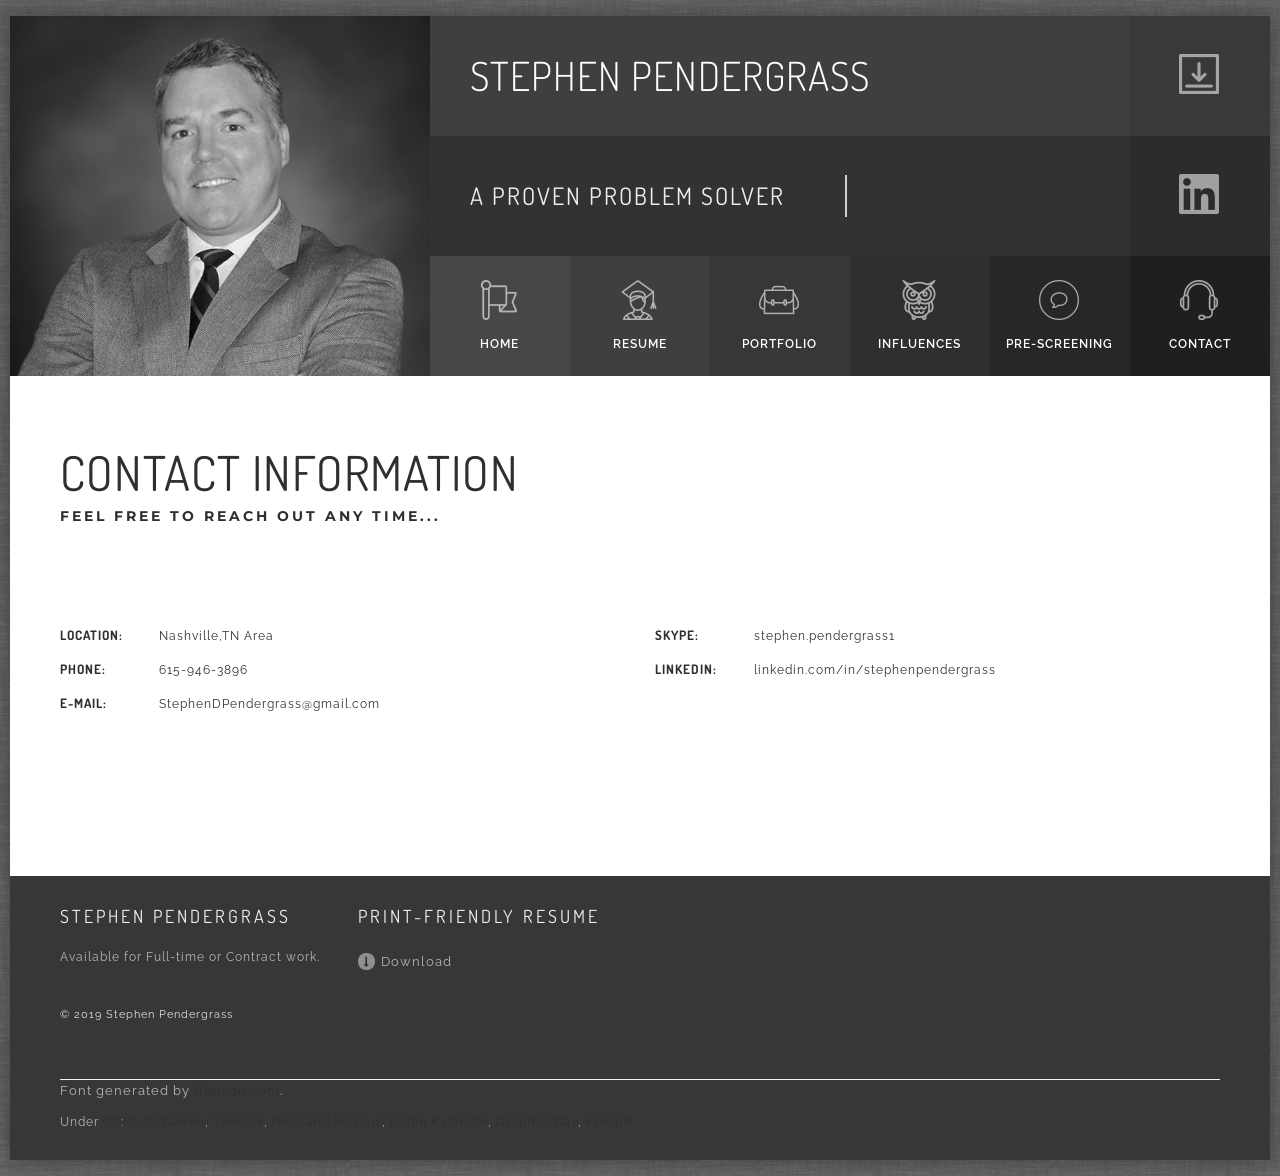
<file: contacts.html>
<!DOCTYPE html>
<html lang="en">
<!--[if IE 9]>
<html class="ie9" lang="en">    <![endif]-->
<!--[if IE 8]>
<html class="ie8" lang="en">    <![endif]-->
<head>
   <meta charset="UTF-8">
   <meta http-equiv="X-UA-Compatible" content="IE=edge">
   <meta name=viewport content="width=device-width, initial-scale=1">
   <meta name="robots" content="noindex, nofollow">

   <title>SDP Pro Site | Contact</title>

   <meta name="description" content="">
   <meta name="keywords" content="">


   <!-- CSS -->
   <link href="assets/vendor/bootstrap/css/bootstrap.min.css"        property='stylesheet' rel="stylesheet" type="text/css" media="screen"/>
   <link href="assets/vendor/fontawesome/css/font-awesome.min.css"   property='stylesheet' rel="stylesheet" type="text/css" media="screen"/>
   <link href="assets/vendor/flaticons/flaticon.css"                 property='stylesheet' rel="stylesheet" type="text/css" media="screen"/>
   <link href="assets/vendor/hover/css/hover-min.css"                property='stylesheet' rel="stylesheet" type="text/css" media="screen"/>
   <link href="assets/vendor/wow/animate.css"                        property='stylesheet' rel="stylesheet" type="text/css" media="screen"/>
   <link href="assets/vendor/mfp/css/magnific-popup.css"             property='stylesheet' rel="stylesheet" type="text/css" media="screen"/>
   <!-- Remove this for disable demo panel styles -->
   <!--<link href="assets/vendor/styleselector/styleselector.css"        property='stylesheet' rel="stylesheet" type="text/css" media="screen"/>-->
   <!-- Custom styles -->
   <link href="assets/custom/css/greyscale.css"                          property='stylesheet' rel="stylesheet" type="text/css" media="screen"/>

   <style>
      #preloader {
         position: fixed;
         left: 0;
         top: 0;
         z-index: 99999;
         width: 100%;
         height: 100%;
         overflow: visible;
         background: #666666 url("assets/custom/images/preloader.gif") no-repeat center center; }
   </style>

</head>

<body class="boxed">


<!--Pre-Loader-->
<div id="preloader"></div>

<header>

   <section id="top-navigation" class="container-fluid nopadding">
      <div class="row nopadding ident ui-bg-color01">
         <!-- Photo -->
         <a href="#!">
            <div class="col-md-5 col-lg-4 vc-photo">&nbsp;</div>
         </a>
         <!-- /Photo -->
         <div class="col-md-7 col-lg-8 vc-name nopadding">
            <!-- Name-Position -->
            <div class="row nopadding name">
               <div class="col-md-10 name-title"><h2 class="font-accident-two-light uppercase">Stephen Pendergrass</h2></div>
               <div class="col-md-2 nopadding name-pdf">
                  <a target="_blank" href="assets/print_friendly_resume_SDP.pdf" class="hvr-sweep-to-right"><i class="flaticon-download167" title="Download Resume"></i></a>
               </div>
            </div>
            <div class="row nopadding position">
               <div class="col-md-10 position-title">

                  <section class="cd-intro">
                     <h4 class="cd-headline clip is-full-width font-accident-two-normal uppercase">
                        <span>A Proven </span>
                        <span class="cd-words-wrapper">
                           <b class="is-visible">Problem Solver</b>
                           <b>Influencer</b>
                           <b>Self-Starter</b>
                        </span>
                     </h4>
                  </section>

               </div>
               <div class="col-md-2 nopadding pdf">
                  <a href="https://www.linkedin.com/in/stephenpendergrass" class="hvr-sweep-to-right"><i class="flaticon-linkedin22" title="LinkedIn"></i></a>
               </div>
            </div>
            <!-- /Name-Position -->

            <!-- Main Navigation -->

            <ul id="nav" class="row nopadding cd-side-navigation">
               <li class="col-xs-4 col-sm-2 nopadding menuitem ui-menu-color01">
                  <a href="index.html" class="hvr-sweep-to-bottom"><i class="flaticon-insignia"></i><span>home</span></a>
               </li>
               <li class="col-xs-4 col-sm-2 nopadding menuitem ui-menu-color02">
                  <a href="resume.html" class="hvr-sweep-to-bottom"><i class="flaticon-graduation61"></i><span>resume</span></a>
               </li>
               <li class="col-xs-4 col-sm-2 nopadding menuitem ui-menu-color03">
                  <a href="portfolio.html" class="hvr-sweep-to-bottom"><i class="flaticon-book-bag2"></i><span>portfolio</span></a>
               </li>
               <li class="col-xs-4 col-sm-2 nopadding menuitem ui-menu-color04">
                  <a href="influences.html" class="hvr-sweep-to-bottom"><i class="flaticon-bird97"></i><span>influences</span></a>
               </li>
               <li class="col-xs-4 col-sm-2 nopadding menuitem ui-menu-color05">
                  <a href="prescreening.html" class="hvr-sweep-to-bottom"><i class="flaticon-circle-5"></i><span>pre-screening</span></a>
               </li>
               <li class="col-xs-4 col-sm-2 nopadding menuitem ui-menu-color06">
                  <a href="contacts.html" class="hvr-sweep-to-bottom"><i class="flaticon-earphones18"></i><span>contact</span></a>
               </li>
            </ul>

            <!-- /Main Navigation -->

         </div>
      </div>
   </section>

</header>

<!-- Container -->
<div class="content-wrap">

   <div id="contacts" class="inner-content">

      <section id="page-title" class="inner-section">
         <div class="container-fluid nopadding wow fadeInRight" data-wow-delay="0.4s" data-wow-offset="10">
            <h2 class="font-accident-two-normal uppercase">Contact Information</h2>
            <h5 class="font-accident-one-bold uppercase subtitle">Feel free to reach out any time...</h5>
            <p class="small fontcolor-medium">

            </p>
         </div>
         <div class="dividewhite4"></div>
      </section>

      <section id="contacts-data" class="inner-block">
         <div class="container-fluid nopadding">
            <div class="row">
               <div class="col-md-6 wow fadeInLeft" data-wow-delay="0.6s" data-wow-offset="10">
                  <div class="row">
                     <div class="col-sm-2"><span class="font-accident-two-bold uppercase">Location:</span></div>
                     <div class="col-sm-10"><p class="small">Nashville,TN Area</p></div>
                  </div>
                  <div class="row">
                     <div class="col-sm-2"><span class="font-accident-two-bold uppercase">Phone:</span></div>
                     <div class="col-sm-10"><p class="small">615-946-3896</p></div>
                  </div>
                  <div class="row">
                     <div class="col-sm-2"><span class="font-accident-two-bold uppercase">E-mail:</span></div>
                     <div class="col-sm-10"><p class="small">StephenDPendergrass@gmail.com</p></div>
                  </div>
               </div>
               <div class="col-md-6 wow fadeInLeft" data-wow-delay="0.6s" data-wow-offset="10">
                  <div class="row">
                     <div class="col-sm-2"><span class="font-accident-two-bold uppercase">Skype:</span></div>
                     <div class="col-sm-10"><p class="small">stephen.pendergrass1</p></div>
                  </div>
                  <div class="row">
                     <div class="col-sm-2"><span class="font-accident-two-bold uppercase">LinkedIn:</span></div>
                     <div class="col-sm-10"><p class="small"><a target="_blank" href="https://www.linkedin.com/in/stephenpendergrass">linkedin.com/in/stephenpendergrass</a></p></div>
                  </div>
               </div>
            </div>
         </div>
      </section>
 <br>

   </div>

</div>

<footer class="padding-50 ui-bg-color02">
   <div class="container-fluid nopadding">
      <div class="row wow fadeInDown" data-wow-delay=".2s" data-wow-offset="10">
         <div class="col-md-3">
            <h4 class="font-accident-two-normal uppercase">Stephen Pendergrass</h4>
            <p class="inline-block">
               Available for Full-time or Contract work.
            </p>
            <div class="divider-dynamic"></div>
         </div>
         <div class="col-md-3 cv-link">
            <h4 class="font-accident-two-normal uppercase">Print-Friendly Resume</h4>
            <div class="dividewhite1"></div>
            <a target="_blank" href="assets/print_friendly_resume_SDP.pdf"><i class="fa fa-long-arrow-down" aria-hidden="true"></i>Download</a>
            <div class="divider-dynamic"></div>
         </div>

            <div class="divider-dynamic"></div>
         </div>
      </div>
      <div class="dividewhite1"></div>
      <div class="row wow fadeInDown" data-wow-delay=".4s" data-wow-offset="10">
         <div class="col-md-12 copyrights">
            <p>© 2019 Stephen Pendergrass</p>
         </div>
      </div>
   </div><br><br><hr>
   Font generated by <a href="http://www.flaticon.com">flaticon.com</a>. <p>Under <a href="http://creativecommons.org/licenses/by/3.0/">CC</a>: <a data-file="download149" href="http://www.flaticon.com/authors/budi-tanrim">Budi Tanrim</a>, <a data-file="clipboard80" href="http://www.flaticon.com/authors/yannick">Yannick</a>, <a data-file="placeholders4" href="http://www.flaticon.com/authors/nice-and-serious">Nice and Serious</a>, <a data-file="circle-6" href="http://www.flaticon.com/authors/robin-kylander">Robin Kylander</a>, <a data-file="three-1" href="http://www.flaticon.com/authors/graphicsbay">GraphicsBay</a>, <a data-file="tool-1" href="http://www.freepik.com">Freepik</a></p>
   </div>
</footer>

<div id="image-cache" class="hidden"></div>

<!-- JS -->
<script src="assets/vendor/jquery/js/jquery-2.2.0.min.js"            type="text/javascript"></script>
<script src="assets/vendor/bootstrap/js/bootstrap.min.js"            type="text/javascript"></script>
<script src="assets/vendor/imagesloaded/js/imagesloaded.pkgd.min.js" type="text/javascript"></script>
<script src="assets/vendor/isotope/js/isotope.pkgd.min.js"           type="text/javascript"></script>
<script src="assets/vendor/mfp/js/jquery.magnific-popup.min.js"      type="text/javascript"></script>
<script src="assets/vendor/circle-progress/circle-progress.js"       type="text/javascript"></script>
<script src="assets/vendor/waypoints/waypoints.min.js"               type="text/javascript"></script>
<script src="assets/vendor/anicounter/jquery.counterup.min.js"       type="text/javascript"></script>
<!--<script src="assets/vendor/wow/wow.min.js"                           type="text/javascript"></script>-->
<script src="assets/vendor/pjax/jquery.pjax.js"                      type="text/javascript"></script>
<script src="https://maps.google.com/maps/api/js"                    type="text/javascript"></script>
<!-- Remove this for disable demo panel script -->
<!--<script src="assets/vendor/styleselector/styleselector.js"           type="text/javascript"></script>
<!-- Custom scripts -->
<script src="assets/custom/js/custom.js"                             type="text/javascript"></script>

</body>
</html>
</file>
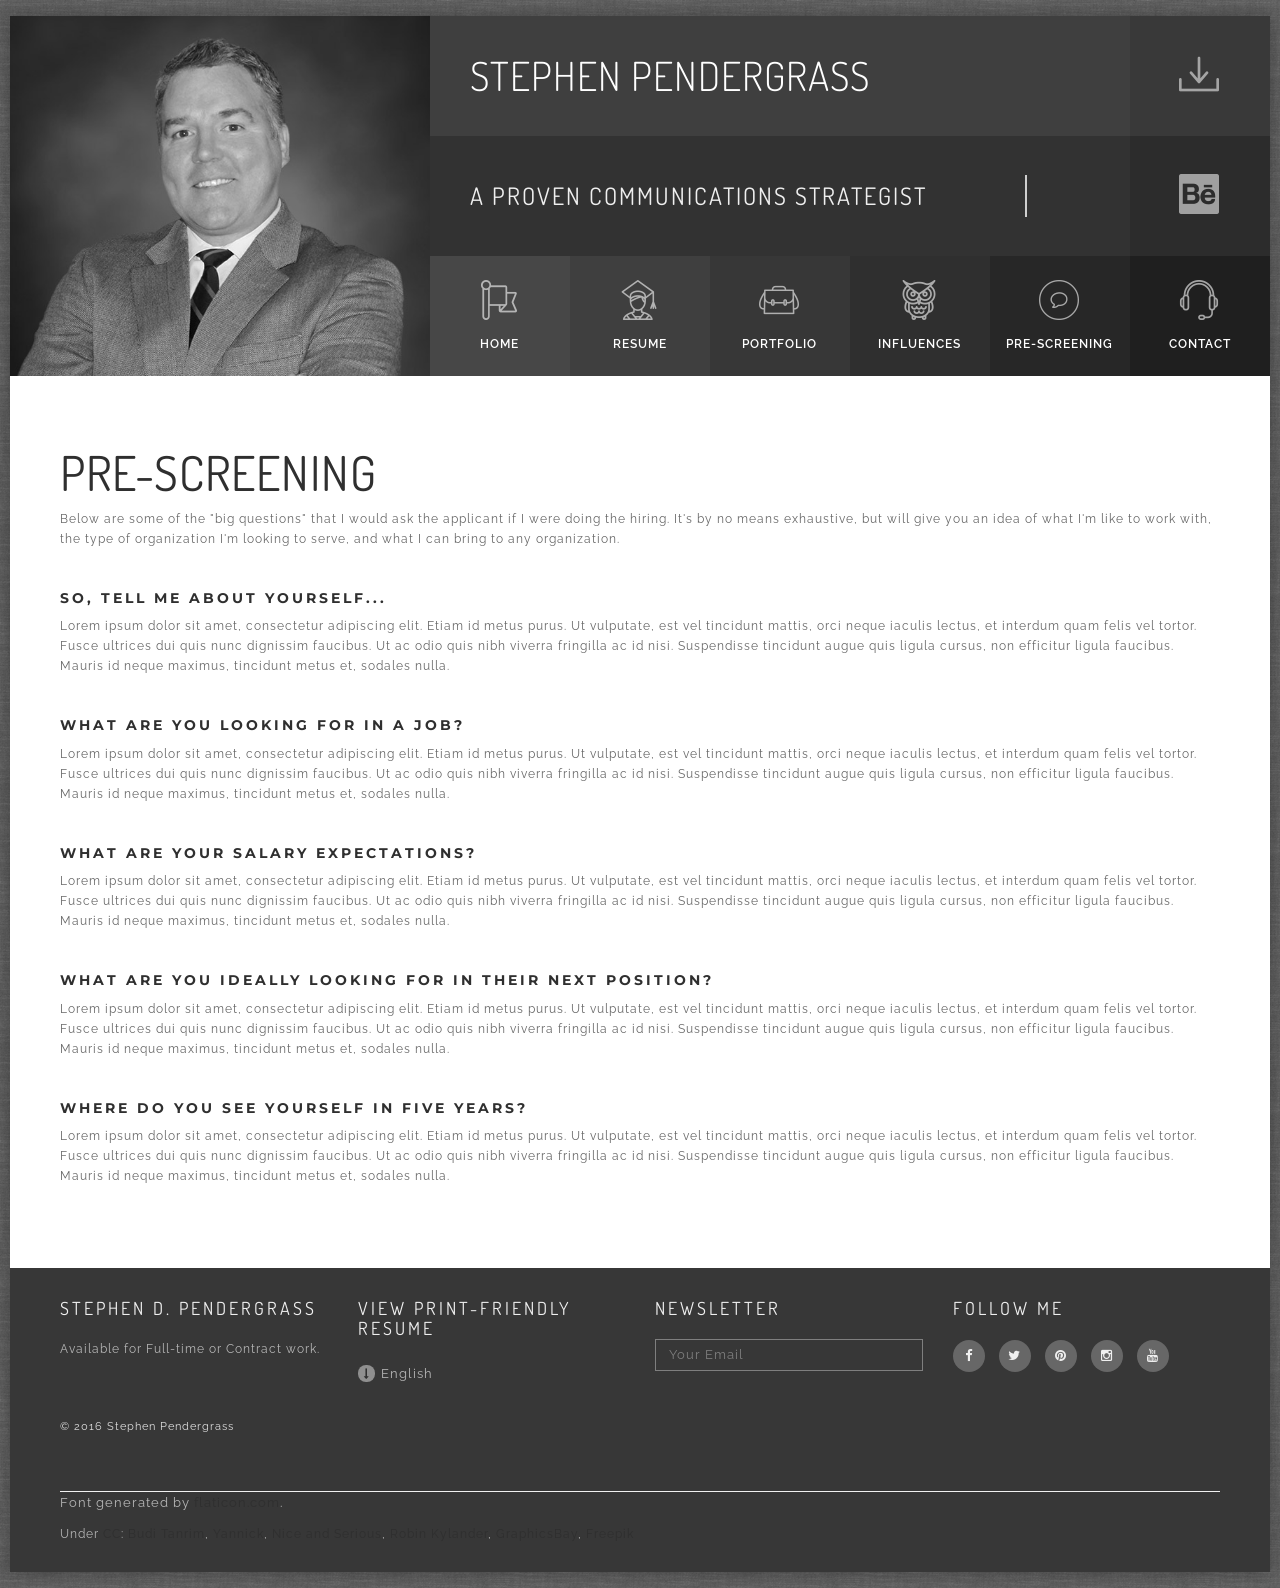
<file: feedback.html>
<!DOCTYPE html>
<html lang="en">
<!--[if IE 9]>
<html class="ie9" lang="en">    <![endif]-->
<!--[if IE 8]>
<html class="ie8" lang="en">    <![endif]-->
<head>
   <meta charset="UTF-8">
   <meta http-equiv="X-UA-Compatible" content="IE=edge">
   <meta name=viewport content="width=device-width, initial-scale=1">

   <title>SDP Resume | Ask me</title>

   <meta name="description" content="Gridus vCard HTML Template is the professional responsive personal website template, based on the latest Bootstrap 3">
   <meta name="keywords" content="html5, template, website, responsive, bootstrap">
   <meta name="author" content="neuethemes">

   <!-- CSS -->
   <link href="assets/vendor/bootstrap/css/bootstrap.min.css"        property='stylesheet' rel="stylesheet" type="text/css" media="screen"/>
   <link href="assets/vendor/fontawesome/css/font-awesome.min.css"   property='stylesheet' rel="stylesheet" type="text/css" media="screen"/>
   <link href="assets/vendor/flaticons/flaticon.css"                 property='stylesheet' rel="stylesheet" type="text/css" media="screen"/>
   <link href="assets/vendor/hover/css/hover-min.css"                property='stylesheet' rel="stylesheet" type="text/css" media="screen"/>
   <link href="assets/vendor/wow/animate.css"                        property='stylesheet' rel="stylesheet" type="text/css" media="screen"/>
   <link href="assets/vendor/mfp/css/magnific-popup.css"             property='stylesheet' rel="stylesheet" type="text/css" media="screen"/>
   <!-- Remove this for disable demo panel styles -->
   <!--<link href="assets/vendor/styleselector/styleselector.css"        property='stylesheet' rel="stylesheet" type="text/css" media="screen"/> -->
   <!-- Custom styles -->
   <link href="assets/custom/css/greyscale.css"                          property='stylesheet' rel="stylesheet" type="text/css" media="screen"/>

   <style>
      #preloader {
         position: fixed;
         left: 0;
         top: 0;
         z-index: 99999;
         width: 100%;
         height: 100%;
         overflow: visible;
         background: #666666 url("assets/custom/images/preloader.gif") no-repeat center center; }
   </style>

</head>

<body class="boxed">


<!--Pre-Loader-->
<div id="preloader"></div>

<header>

   <section id="top-navigation" class="container-fluid nopadding">
      <div class="row nopadding ident ui-bg-color01">
         <!-- Photo -->
         <a href="#!">
            <div class="col-md-5 col-lg-4 vc-photo">&nbsp;</div>
         </a>
         <!-- /Photo -->
         <div class="col-md-7 col-lg-8 vc-name nopadding">
            <!-- Name-Position -->
            <div class="row nopadding name">
               <div class="col-md-10 name-title"><h2 class="font-accident-two-light uppercase">Stephen Pendergrass</h2></div>
               <div class="col-md-2 nopadding name-pdf">
                  <a href="#" class="hvr-sweep-to-right"><i class="flaticon-download149" title="Download CV.pdf"></i></a>
               </div>
            </div>
            <div class="row nopadding position">
               <div class="col-md-10 position-title">

                  <section class="cd-intro">
                     <h4 class="cd-headline clip is-full-width font-accident-two-normal uppercase">
                        <span>A Proven </span>
                        <span class="cd-words-wrapper">
                           <b class="is-visible">Communications Strategist</b>
                           <b>Multimedia Developer</b>
                           <b>Project Manager</b>
                        </span>
                     </h4>
                  </section>

               </div>
               <div class="col-md-2 nopadding pdf">
                  <a href="#" class="hvr-sweep-to-right"><i class="flaticon-behance7" title="My Behance Portfolio"></i></a>
               </div>
            </div>
            <!-- /Name-Position -->

            <!-- Main Navigation -->

            <ul id="nav" class="row nopadding cd-side-navigation">
               <li class="col-xs-4 col-sm-2 nopadding menuitem ui-menu-color01">
                  <a href="index.html" class="hvr-sweep-to-bottom"><i class="flaticon-insignia"></i><span>home</span></a>
               </li>
               <li class="col-xs-4 col-sm-2 nopadding menuitem ui-menu-color02">
                  <a href="resume.html" class="hvr-sweep-to-bottom"><i class="flaticon-graduation61"></i><span>resume</span></a>
               </li>
               <li class="col-xs-4 col-sm-2 nopadding menuitem ui-menu-color03">
                  <a href="portfolio.html" class="hvr-sweep-to-bottom"><i class="flaticon-book-bag2"></i><span>portfolio</span></a>
               </li>
               <li class="col-xs-4 col-sm-2 nopadding menuitem ui-menu-color04">
                  <a href="blog.html" class="hvr-sweep-to-bottom"><i class="flaticon-bird97"></i><span>influences</span></a>
               </li>
               <li class="col-xs-4 col-sm-2 nopadding menuitem ui-menu-color05">
                  <a href="feedback.html" class="hvr-sweep-to-bottom"><i class="flaticon-circle-5"></i><span>pre-screening</span></a>
               </li>
               <li class="col-xs-4 col-sm-2 nopadding menuitem ui-menu-color06">
                  <a href="contacts.html" class="hvr-sweep-to-bottom"><i class="flaticon-earphones18"></i><span>contact</span></a>
               </li>
            </ul>

            <!-- /Main Navigation -->

         </div>
      </div>
   </section>

</header>

<!-- Container -->
<div class="content-wrap">

   <div id="feedback" class="inner-content">

      <section id="page-title" class="inner-section">
         <div class="container-fluid nopadding wow fadeInRight" data-wow-delay="0.4s" data-wow-offset="10">
            <h2 class="font-accident-two-normal uppercase">Pre-Screening</h2>
            <p class="small fontcolor-medium">
               Below are some of the "big questions" that I would ask the applicant if I were doing the hiring. It's by no means exhaustive, but will give you an idea of what I'm like to work with, the type of organization I'm looking to serve, and what I can bring to any organization.
            </p><br>
            <h5 class="font-accident-one-bold uppercase subtitle">So, tell me about yourself...</h5>
            <p class="small fontcolor-medium">
               Lorem ipsum dolor sit amet, consectetur adipiscing elit. Etiam id metus purus. Ut vulputate, est vel tincidunt mattis, orci neque iaculis lectus, et interdum quam felis vel tortor. Fusce ultrices dui quis nunc dignissim faucibus. Ut ac odio quis nibh viverra fringilla ac id nisi. Suspendisse tincidunt augue quis ligula cursus, non efficitur ligula faucibus. Mauris id neque maximus, tincidunt metus et, sodales nulla.
            </p><br>
            <h5 class="font-accident-one-bold uppercase subtitle">What are you looking for in a job?</h5>
            <p class="small fontcolor-medium">
               Lorem ipsum dolor sit amet, consectetur adipiscing elit. Etiam id metus purus. Ut vulputate, est vel tincidunt mattis, orci neque iaculis lectus, et interdum quam felis vel tortor. Fusce ultrices dui quis nunc dignissim faucibus. Ut ac odio quis nibh viverra fringilla ac id nisi. Suspendisse tincidunt augue quis ligula cursus, non efficitur ligula faucibus. Mauris id neque maximus, tincidunt metus et, sodales nulla.
            </p><br>
            <h5 class="font-accident-one-bold uppercase subtitle">What are your salary expectations?</h5>
            <p class="small fontcolor-medium">
               Lorem ipsum dolor sit amet, consectetur adipiscing elit. Etiam id metus purus. Ut vulputate, est vel tincidunt mattis, orci neque iaculis lectus, et interdum quam felis vel tortor. Fusce ultrices dui quis nunc dignissim faucibus. Ut ac odio quis nibh viverra fringilla ac id nisi. Suspendisse tincidunt augue quis ligula cursus, non efficitur ligula faucibus. Mauris id neque maximus, tincidunt metus et, sodales nulla.
            </p><br>
            <h5 class="font-accident-one-bold uppercase subtitle">What are you ideally looking for in their next position?</h5>
            <p class="small fontcolor-medium">
               Lorem ipsum dolor sit amet, consectetur adipiscing elit. Etiam id metus purus. Ut vulputate, est vel tincidunt mattis, orci neque iaculis lectus, et interdum quam felis vel tortor. Fusce ultrices dui quis nunc dignissim faucibus. Ut ac odio quis nibh viverra fringilla ac id nisi. Suspendisse tincidunt augue quis ligula cursus, non efficitur ligula faucibus. Mauris id neque maximus, tincidunt metus et, sodales nulla.
            </p><br>
            <h5 class="font-accident-one-bold uppercase subtitle">Where do you see yourself in five years?</h5>
            <p class="small fontcolor-medium">
               Lorem ipsum dolor sit amet, consectetur adipiscing elit. Etiam id metus purus. Ut vulputate, est vel tincidunt mattis, orci neque iaculis lectus, et interdum quam felis vel tortor. Fusce ultrices dui quis nunc dignissim faucibus. Ut ac odio quis nibh viverra fringilla ac id nisi. Suspendisse tincidunt augue quis ligula cursus, non efficitur ligula faucibus. Mauris id neque maximus, tincidunt metus et, sodales nulla.
            </p><br>
         </div>
      </section>


   </div>

</div>

<footer class="padding-50 ui-bg-color02">
   <div class="container-fluid nopadding">
      <div class="row wow fadeInDown" data-wow-delay=".2s" data-wow-offset="10">
         <div class="col-md-3">
            <h4 class="font-accident-two-normal uppercase">Stephen D. Pendergrass</h4>
            <p class="inline-block">
               Available for Full-time or Contract work.
            </p>
            <div class="divider-dynamic"></div>
         </div>
         <div class="col-md-3 cv-link">
            <h4 class="font-accident-two-normal uppercase">View Print-Friendly Resume</h4>
            <div class="dividewhite1"></div>
            <a href="#!"><i class="fa fa-long-arrow-down" aria-hidden="true"></i>English</a>
            <div class="divider-dynamic"></div>
         </div>
         <div class="col-md-3">
            <h4 class="font-accident-two-normal uppercase">Newsletter</h4>
            <div class="dividewhite1"></div>
            <input class="newsletter-email" type="email" required="" name="ne" placeholder="Your Email">
            <!--<p>Lorem ipsum dolor sit amet...</p>-->
            <div class="divider-dynamic"></div>
         </div>
         <div class="col-md-3">
            <h4 class="font-accident-two-normal uppercase">Follow me</h4>
            <div class="follow">
               <ul class="list-inline social">
                  <li><a target="_blank" href="#" class="rst-icon-facebook"><i class="fa fa-facebook"></i></a></li>
                  <li><a target="_blank" href="#" class="rst-icon-twitter"><i class="fa fa-twitter"></i></a></li>
                  <li><a target="_blank" href="#" class="rst-icon-pinterest"><i class="fa fa-pinterest"></i></a></li>
                  <li><a target="_blank" href="#" class="rst-icon-instagram"><i class="fa fa-instagram"></i></a></li>
                  <li><a target="_blank" href="#" class="rst-icon-youtube"><i class="fa fa-youtube"></i></a></li>
               </ul>
            </div>
            <div class="divider-dynamic"></div>
         </div>
      </div>
      <div class="dividewhite1"></div>
      <div class="row wow fadeInDown" data-wow-delay=".4s" data-wow-offset="10">
         <div class="col-md-12 copyrights">
            <p>© 2016 Stephen Pendergrass</p>
         </div>
      </div>
   </div><br><br><hr>
   Font generated by <a href="http://www.flaticon.com">flaticon.com</a>. <p>Under <a href="http://creativecommons.org/licenses/by/3.0/">CC</a>: <a data-file="download149" href="http://www.flaticon.com/authors/budi-tanrim">Budi Tanrim</a>, <a data-file="clipboard80" href="http://www.flaticon.com/authors/yannick">Yannick</a>, <a data-file="placeholders4" href="http://www.flaticon.com/authors/nice-and-serious">Nice and Serious</a>, <a data-file="circle-6" href="http://www.flaticon.com/authors/robin-kylander">Robin Kylander</a>, <a data-file="three-1" href="http://www.flaticon.com/authors/graphicsbay">GraphicsBay</a>, <a data-file="tool-1" href="http://www.freepik.com">Freepik</a></p>
   </div>
</footer>

<div id="image-cache" class="hidden"></div>

<!-- JS -->
<script src="assets/vendor/jquery/js/jquery-2.2.0.min.js"            type="text/javascript"></script>
<script src="assets/vendor/bootstrap/js/bootstrap.min.js"            type="text/javascript"></script>
<script src="assets/vendor/imagesloaded/js/imagesloaded.pkgd.min.js" type="text/javascript"></script>
<script src="assets/vendor/isotope/js/isotope.pkgd.min.js"           type="text/javascript"></script>
<script src="assets/vendor/mfp/js/jquery.magnific-popup.min.js"      type="text/javascript"></script>
<script src="assets/vendor/circle-progress/circle-progress.js"       type="text/javascript"></script>
<script src="assets/vendor/waypoints/waypoints.min.js"               type="text/javascript"></script>
<script src="assets/vendor/anicounter/jquery.counterup.min.js"       type="text/javascript"></script>
<!--<script src="assets/vendor/wow/wow.min.js"                           type="text/javascript"></script>-->
<script src="assets/vendor/pjax/jquery.pjax.js"                      type="text/javascript"></script>
<script src="https://maps.google.com/maps/api/js"                    type="text/javascript"></script>
<!-- Remove this for disable demo panel script -->
<!--<script src="assets/vendor/styleselector/styleselector.js"           type="text/javascript"></script>
<!-- Custom scripts -->
<script src="assets/custom/js/custom.js"                             type="text/javascript"></script>



</body>
</html>
</file>
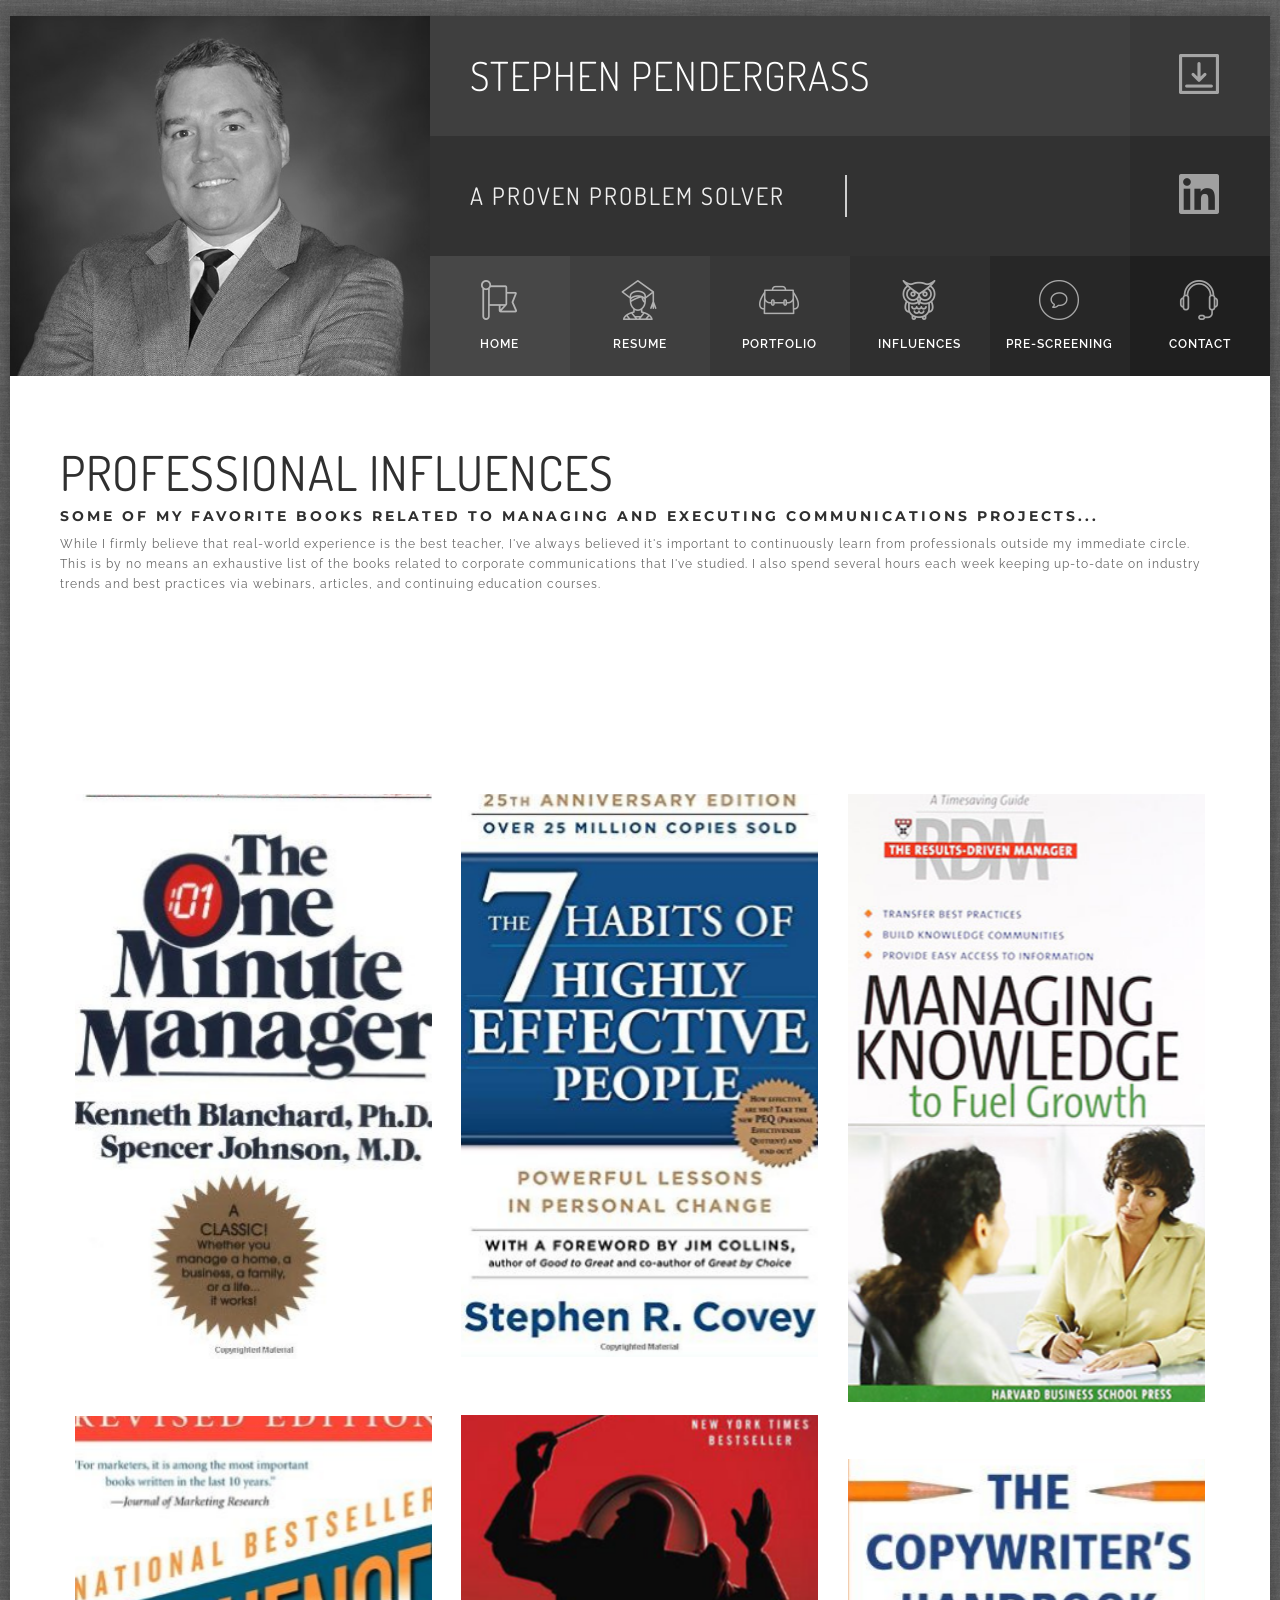
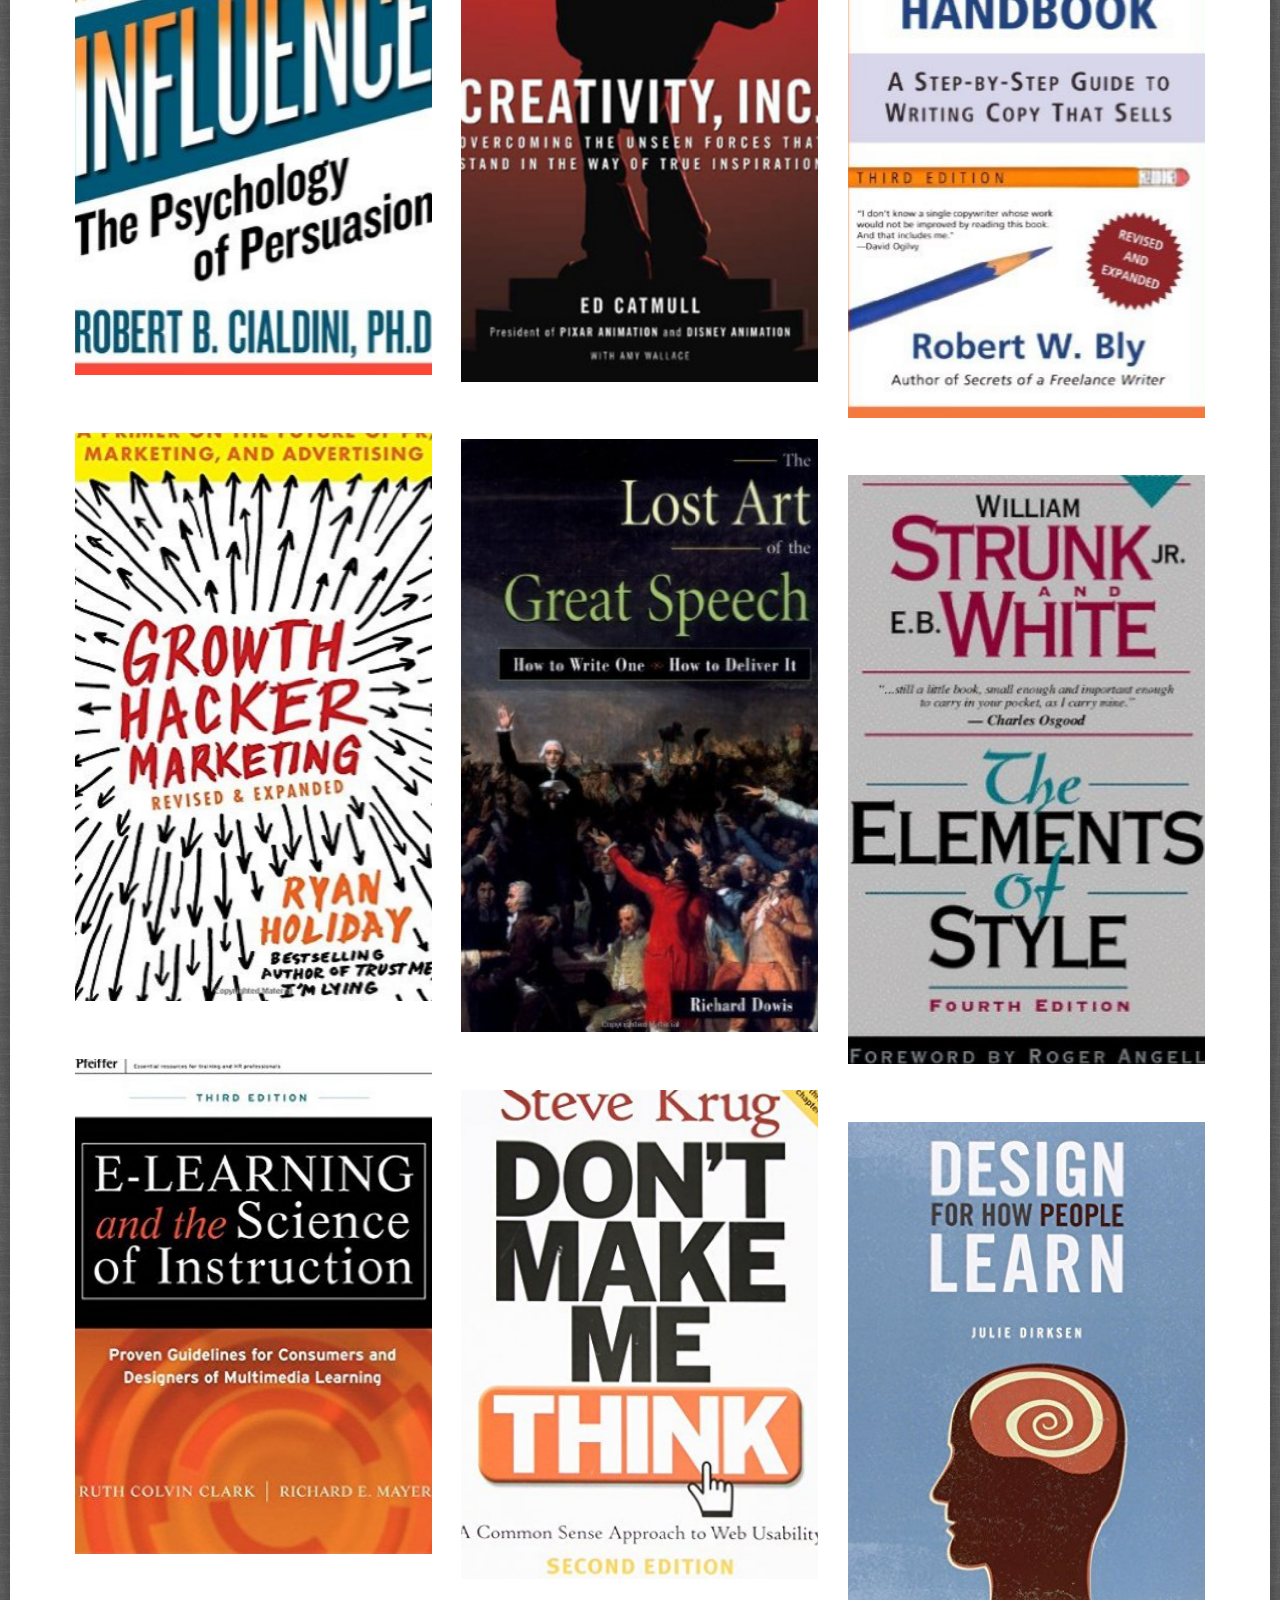
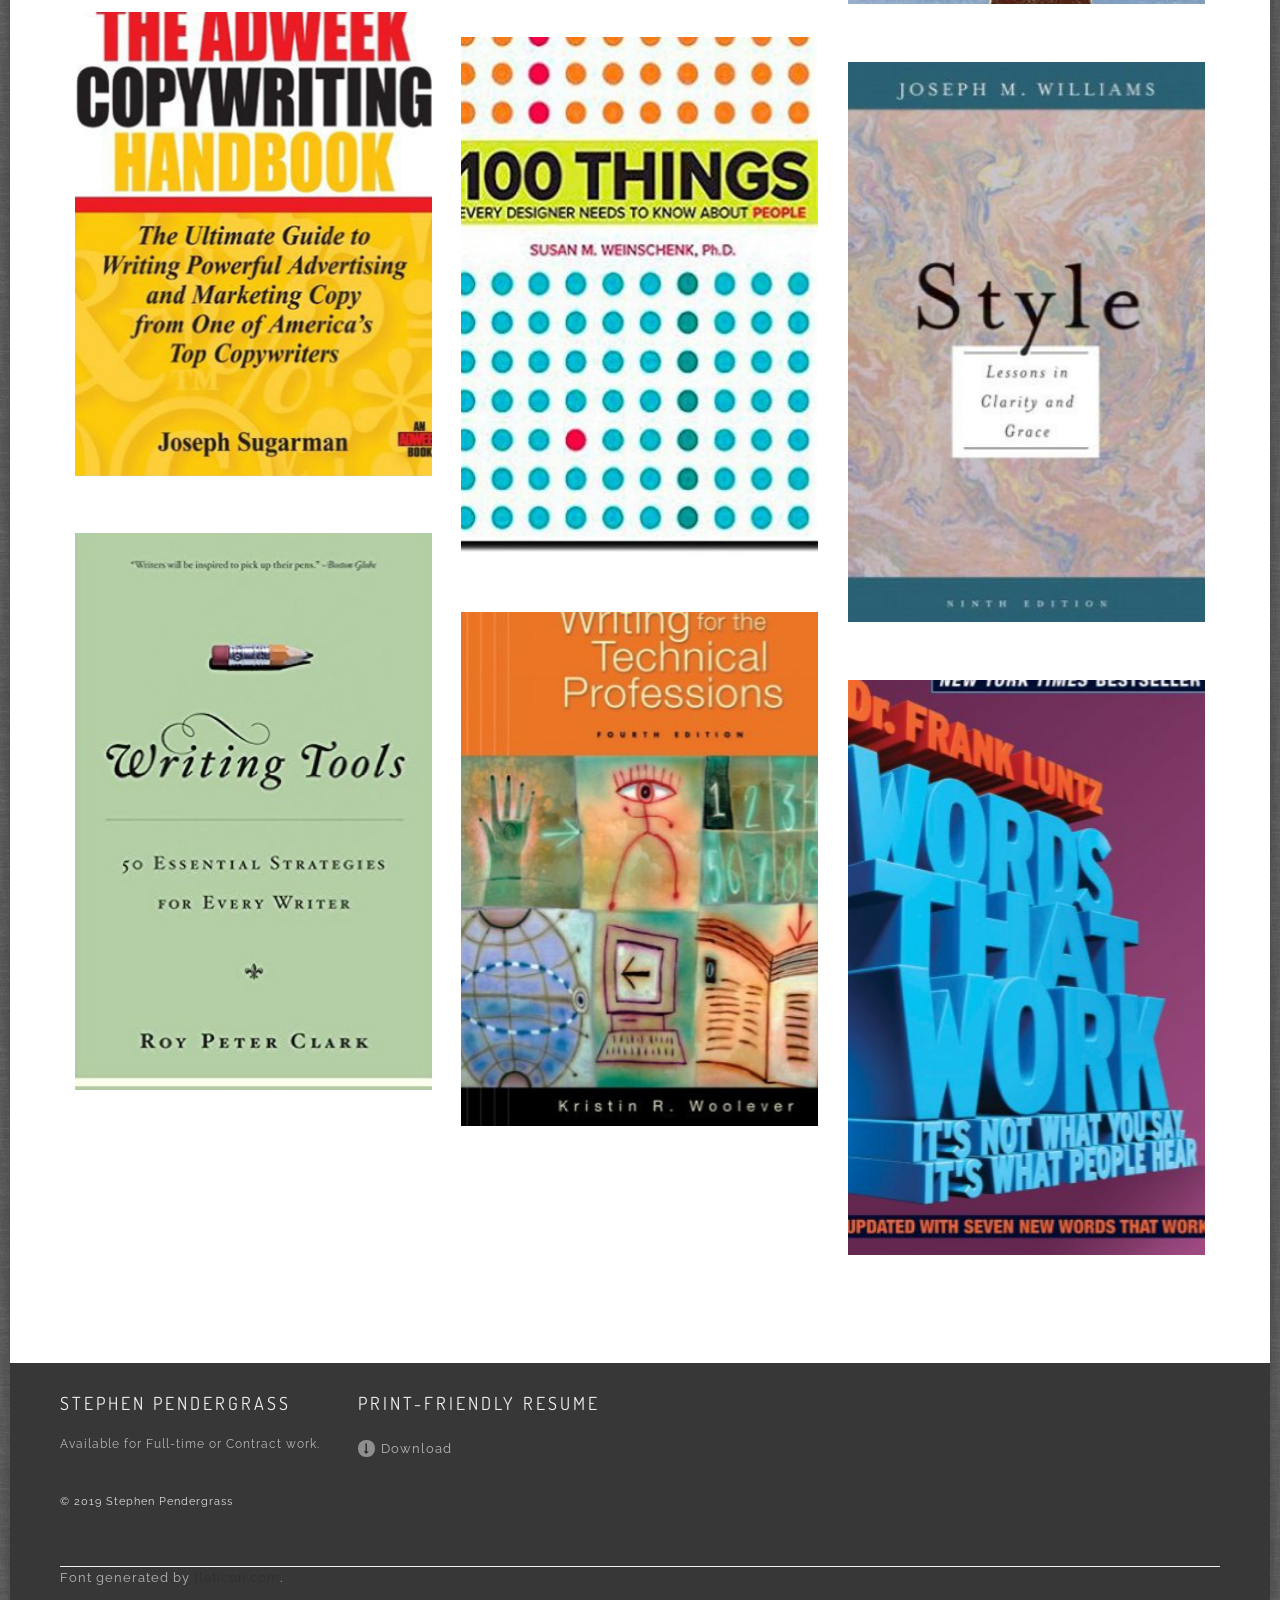
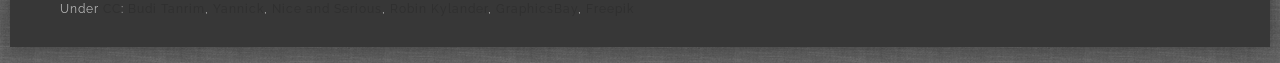
<file: influences.html>
<!DOCTYPE html>
<html lang="en">
<!--[if IE 9]>
<html class="ie9" lang="en">    <![endif]-->
<!--[if IE 8]>
<html class="ie8" lang="en">    <![endif]-->
<head>
   <meta charset="UTF-8">
   <meta http-equiv="X-UA-Compatible" content="IE=edge">
   <meta name=viewport content="width=device-width, initial-scale=1">
   <meta name="robots" content="noindex, nofollow">

   <title>SDP Pro Site | Influences</title>

   <meta name="description" content="">
   <meta name="keywords" content="">

   <!-- CSS -->
   <link href="assets/vendor/bootstrap/css/bootstrap.min.css"        property='stylesheet' rel="stylesheet" type="text/css" media="screen"/>
   <link href="assets/vendor/fontawesome/css/font-awesome.min.css"   property='stylesheet' rel="stylesheet" type="text/css" media="screen"/>
   <link href="assets/vendor/flaticons/flaticon.css"                 property='stylesheet' rel="stylesheet" type="text/css" media="screen"/>
   <link href="assets/vendor/hover/css/hover-min.css"                property='stylesheet' rel="stylesheet" type="text/css" media="screen"/>
   <link href="assets/vendor/wow/animate.css"                        property='stylesheet' rel="stylesheet" type="text/css" media="screen"/>
   <link href="assets/vendor/mfp/css/magnific-popup.css"             property='stylesheet' rel="stylesheet" type="text/css" media="screen"/>
   <!-- Remove this for disable demo panel styles -->
   <!--<link href="assets/vendor/styleselector/styleselector.css"        property='stylesheet' rel="stylesheet" type="text/css" media="screen"/>-->
   <!-- Custom styles -->
   <link href="assets/custom/css/greyscale.css"                          property='stylesheet' rel="stylesheet" type="text/css" media="screen"/>

   <style>
      #preloader {
         position: fixed;
         left: 0;
         top: 0;
         z-index: 99999;
         width: 100%;
         height: 100%;
         overflow: visible;
         background: #666666 url("assets/custom/images/preloader.gif") no-repeat center center; }
   </style>

</head>

<body class="boxed">


<!--Pre-Loader-->
<div id="preloader"></div>

<header>

   <section id="top-navigation" class="container-fluid nopadding">
      <div class="row nopadding ident ui-bg-color01">
         <!-- Photo -->
         <a href="#!">
            <div class="col-md-5 col-lg-4 vc-photo">&nbsp;</div>
         </a>
         <!-- /Photo -->
         <div class="col-md-7 col-lg-8 vc-name nopadding">
            <!-- Name-Position -->
            <div class="row nopadding name">
               <div class="col-md-10 name-title"><h2 class="font-accident-two-light uppercase">Stephen Pendergrass</h2></div>
               <div class="col-md-2 nopadding name-pdf">
                  <a target="_blank" href="assets/print_friendly_resume_SDP.pdf" class="hvr-sweep-to-right"><i class="flaticon-download167" title="Download Resume"></i></a>
               </div>
            </div>
            <div class="row nopadding position">
               <div class="col-md-10 position-title">

                  <section class="cd-intro">
                     <h4 class="cd-headline clip is-full-width font-accident-two-normal uppercase">
                        <span>A Proven </span>
                        <span class="cd-words-wrapper">
                           <b class="is-visible">Problem Solver</b>
                           <b>Influencer</b>
                           <b>Self-Starter</b>
                        </span>
                     </h4>
                  </section>

               </div>
               <div class="col-md-2 nopadding pdf">
                  <a href="https://www.linkedin.com/in/stephenpendergrass" class="hvr-sweep-to-right"><i class="flaticon-linkedin22" title="LinkedIn"></i></a>
               </div>
            </div>
            <!-- /Name-Position -->

            <!-- Main Navigation -->

            <ul id="nav" class="row nopadding cd-side-navigation">
               <li class="col-xs-4 col-sm-2 nopadding menuitem ui-menu-color01">
                  <a href="index.html" class="hvr-sweep-to-bottom"><i class="flaticon-insignia"></i><span>home</span></a>
               </li>
               <li class="col-xs-4 col-sm-2 nopadding menuitem ui-menu-color02">
                  <a href="resume.html" class="hvr-sweep-to-bottom"><i class="flaticon-graduation61"></i><span>resume</span></a>
               </li>
               <li class="col-xs-4 col-sm-2 nopadding menuitem ui-menu-color03">
                  <a href="portfolio.html" class="hvr-sweep-to-bottom"><i class="flaticon-book-bag2"></i><span>portfolio</span></a>
               </li>
               <li class="col-xs-4 col-sm-2 nopadding menuitem ui-menu-color04">
                  <a href="influences.html" class="hvr-sweep-to-bottom"><i class="flaticon-bird97"></i><span>influences</span></a>
               </li>
               <li class="col-xs-4 col-sm-2 nopadding menuitem ui-menu-color05">
                  <a href="prescreening.html" class="hvr-sweep-to-bottom"><i class="flaticon-circle-5"></i><span>pre-screening</span></a>
               </li>
               <li class="col-xs-4 col-sm-2 nopadding menuitem ui-menu-color06">
                  <a href="contacts.html" class="hvr-sweep-to-bottom"><i class="flaticon-earphones18"></i><span>contact</span></a>
               </li>
            </ul>

            <!-- /Main Navigation -->

         </div>
      </div>
   </section>

</header>

<!-- Container -->
<div class="content-wrap">

   <div id="blog" class="inner-content">

      <section id="page-title" class="inner-section">
         <div class="container-fluid nopadding wow fadeInRight" data-wow-delay="0.2s" data-wow-offset="10">
            <h2 class="font-accident-two-normal uppercase">Professional Influences</h2>
            <h5 class="font-accident-one-bold uppercase subtitle">Some of my favorite books related to managing and executing communications projects...</h5>
            <p class="small fontcolor-medium">
               While I firmly believe that real-world experience is the best teacher, I've always believed it's important to continuously learn from professionals outside my immediate circle. This is by no means an exhaustive list of the books related to corporate communications that I've studied. I also spend several hours each week keeping up-to-date on industry trends and best practices via webinars, articles, and continuing education courses.
            </p>
         </div>
      </section>

      <!-- Books Block -->
      <section id="portfolio-block" class="inner-section wow fadeInDown" data-wow-delay="0.4s" data-wow-offset="10">

         <div class="dividewhite6"></div>



         <div class="dividewhite3"></div>

         <div class="grid container-fluid text-center">

            <div id="posts" class="row popup-container">

               <div class="grid-item col-md-4 col-sm-6">
                  <div class="item-wrap">
                     <figure class="effect-goliath">
                        <img src="assets/img/books/oneminute.jpg" class="img-responsive'" alt="One Minute Manager"/>
                        <figcaption>
                           <div class="fig-description">
                              <h3>Practical Applications</h3>
                              <p>#managing teams #improving performance </p>
                           </div>
                        </figcaption>
                     </figure>
                  </div>
               </div>
               <div class="grid-item col-md-4 col-sm-6">
                  <div class="item-wrap">
                     <figure class="effect-goliath">
                        <img src="assets/img/books/sevenhabits.jpg" class="img-responsive" alt="7 Habits"/>
                        <figcaption>
                           <div class="fig-description">
                              <h3>Practical Applications</h3>
                              <p>#organizational skills #principle-centered leadership</p>
                           </div>
                        </figcaption>
                     </figure>
                  </div>
               </div>
               <div class="grid-item grid-sizer col-md-4 col-sm-6">
                  <div class="item-wrap">
                     <figure class="effect-goliath">
                        <img src="assets/img/books/managingknowledge.jpg" class="img-responsive" alt="Managing Knowledge"/>
                        <figcaption>
                           <div class="fig-description">
                              <h3>Practical Applications</h3>
                              <p>#Knowledge Management #Performance Improvement</p>
                           </div>
                        </figcaption>
                     </figure>
                  </div>
               </div>
               <div class="grid-item col-md-4 col-sm-6">
                  <div class="item-wrap">
                     <figure class="effect-goliath">
                        <img src="assets/img/books/creativityinc.jpg" class="img-responsive" alt="Creativity Inc"/>
                        <figcaption>
                           <div class="fig-description">
                              <h3>Practical Applications</h3>
                              <p>#leading teams #generating best ideas #problem solving</p>
                           </div>
                        </figcaption>
                     </figure>
                  </div>
               </div>
               <div class="grid-item col-md-4 col-sm-6">
                  <div class="item-wrap">
                     <figure class="effect-goliath">
                        <img src="assets/img/books/influence.jpg" class="img-responsive" alt="Influence"/>
                        <figcaption>
                           <div class="fig-description">
                              <h3>Practical Applications</h3>
                              <p>#employee buy-in #marketing </p>
                           </div>
                        </figcaption>
                     </figure>
                  </div>
               </div>
               <div class="grid-item col-md-4 col-sm-6">
                  <div class="item-wrap">
                     <figure class="effect-goliath">
                        <img src="assets/img/books/handbook.jpg" class="img-responsive" alt="Copywriters Handbook"/>
                        <figcaption>
                           <div class="fig-description">
                              <h3>Practical Applications</h3>
                              <p>#marketing #persuasive writing</p>
                           </div>
                        </figcaption>
                     </figure>
                  </div>
               </div>
               <div class="grid-item col-md-4 col-sm-6">
                  <div class="item-wrap">
                     <figure class="effect-goliath">
                        <img src="assets/img/books/growthhacker.jpg" class="img-responsive" alt="Growth Hacker"/>
                        <figcaption>
                           <div class="fig-description">
                              <h3>Practical Applications</h3>
                              <p>#marketing #initiative rollouts</p>
                           </div>
                        </figcaption>
                     </figure>
                  </div>
               </div>
               <div class="grid-item col-md-4 col-sm-6">
                  <div class="item-wrap">
                     <figure class="effect-goliath">
                        <img src="assets/img/books/greatspeech.jpg" class="img-responsive" alt="Great Speech"/>
                        <figcaption>
                           <div class="fig-description">
                              <h3>Practical Applications</h3>
                              <p>#employee buy-in #public relations #marketing</p>
                           </div>
                        </figcaption>
                     </figure>
                  </div>
               </div>
               <div class="grid-item col-md-4 col-sm-6">
                  <div class="item-wrap">
                     <figure class="effect-goliath">
                        <img src="assets/img/books/elementsofstyle.jpg" class="img-responsive" alt="elements of style"/>
                        <figcaption>
                           <div class="fig-description">
                              <h3>Practical Applications</h3>
                              <p>#business writing #clear communications</p>
                           </div>
                        </figcaption>
                     </figure>
                  </div>
               </div>
               <div class="grid-item col-md-4 col-sm-6">
                  <div class="item-wrap">
                     <figure class="effect-goliath">
                        <img src="assets/img/books/elearning.jpg" class="img-responsive" alt="elearning"/>
                        <figcaption>
                           <div class="fig-description">
                              <h3>Practical Applications</h3>
                              <p>#UX/UI Design #training</p>
                           </div>
                        </figcaption>
                     </figure>
                  </div>
               </div>
               <div class="grid-item col-md-4 col-sm-6">
                  <div class="item-wrap">
                     <figure class="effect-goliath">
                        <img src="assets/img/books/dontmakemethink.jpg" class="img-responsive" alt="dont make me think"/>
                        <figcaption>
                           <div class="fig-description">
                              <h3>Practical Applications</h3>
                              <p>#UX/UI design #training</p>
                           </div>
                        </figcaption>
                     </figure>
                  </div>
               </div>
               <div class="grid-item col-md-4 col-sm-6">
                  <div class="item-wrap">
                     <figure class="effect-goliath">
                        <img src="assets/img/books/designlearn.jpg" class="img-responsive" alt="Design for how people learn"/>
                        <figcaption>
                           <div class="fig-description">
                              <h3>Practical Applications</h3>
                              <p>#UX/UI Design #training</p>
                           </div>
                        </figcaption>
                     </figure>
                  </div>
               </div>
               <div class="grid-item col-md-4 col-sm-6">
                  <div class="item-wrap">
                     <figure class="effect-goliath">
                        <img src="assets/img/books/adweek.jpg" class="img-responsive" alt="Adweek copywriting handbook"/>
                        <figcaption>
                           <div class="fig-description">
                              <h3>Practical Applications</h3>
                              <p>#marketing #employee buy-in</p>
                           </div>
                        </figcaption>
                     </figure>
                  </div>
               </div>
               <div class="grid-item col-md-4 col-sm-6">
                  <div class="item-wrap">
                     <figure class="effect-goliath">
                        <img src="assets/img/books/100things.jpg" class="img-responsive" alt="100 Things"/>
                        <figcaption>
                           <div class="fig-description">
                              <h3>Practical Applications</h3>
                              <p>#marketing #employee buy-in</p>
                           </div>
                        </figcaption>
                     </figure>
                  </div>
               </div>
               <div class="grid-item col-md-4 col-sm-6">
                  <div class="item-wrap">
                     <figure class="effect-goliath">
                        <img src="assets/img/books/style.jpg" class="img-responsive" alt="Style Lessons in clarity"/>
                        <figcaption>
                           <div class="fig-description">
                              <h3>Practical Applications</h3>
                              <p>#business writing #clear communications</p>
                           </div>
                        </figcaption>
                     </figure>
                  </div>
               </div>
               <div class="grid-item col-md-4 col-sm-6">
                  <div class="item-wrap">
                     <figure class="effect-goliath">
                        <img src="assets/img/books/writingtools.jpg" class="img-responsive" alt="writing tools"/>
                        <figcaption>
                           <div class="fig-description">
                              <h3>Practical Applications</h3>
                              <p>#business writing #employee buy-in</p>
                           </div>
                        </figcaption>
                     </figure>
                  </div>
               </div>
               <div class="grid-item col-md-4 col-sm-6">
                  <div class="item-wrap">
                     <figure class="effect-goliath">
                        <img src="assets/img/books/technicalwriting.jpg" class="img-responsive" alt="Writing for technical professions"/>
                        <figcaption>
                           <div class="fig-description">
                              <h3>Practical Applications</h3>
                              <p>#training #clear communications</p>
                           </div>
                        </figcaption>
                     </figure>
                  </div>
               </div>
               <div class="grid-item col-md-4 col-sm-6">
                  <div class="item-wrap">
                     <figure class="effect-goliath">
                        <img src="assets/img/books/wordswork.jpg" class="img-responsive" alt="words that work"/>
                        <figcaption>
                           <div class="fig-description">
                              <h3>Practical Applications</h3>
                              <p>#marketing comms #employee buy-in #branding</p>
                           </div>
                        </figcaption>
                     </figure>
                  </div>
               </div>



            </div>
         </div>


      </section>
      <!-- /Books Block -->



   </div>



</div>

<footer class="padding-50 ui-bg-color02">
   <div class="container-fluid nopadding">
      <div class="row wow fadeInDown" data-wow-delay=".2s" data-wow-offset="10">
         <div class="col-md-3">
            <h4 class="font-accident-two-normal uppercase">Stephen Pendergrass</h4>
            <p class="inline-block">
               Available for Full-time or Contract work.
            </p>
            <div class="divider-dynamic"></div>
         </div>
         <div class="col-md-3 cv-link">
            <h4 class="font-accident-two-normal uppercase">Print-Friendly Resume</h4>
            <div class="dividewhite1"></div>
            <a target="_blank" href="assets/print_friendly_resume_SDP.pdf"><i class="fa fa-long-arrow-down" aria-hidden="true"></i>Download</a>
            <div class="divider-dynamic"></div>
         </div>

            <div class="divider-dynamic"></div>
         </div>
      </div>
      <div class="dividewhite1"></div>
      <div class="row wow fadeInDown" data-wow-delay=".4s" data-wow-offset="10">
         <div class="col-md-12 copyrights">
            <p>© 2019 Stephen Pendergrass</p>
         </div>
      </div>
   </div><br><br><hr>
   Font generated by <a href="http://www.flaticon.com">flaticon.com</a>. <p>Under <a href="http://creativecommons.org/licenses/by/3.0/">CC</a>: <a data-file="download149" href="http://www.flaticon.com/authors/budi-tanrim">Budi Tanrim</a>, <a data-file="clipboard80" href="http://www.flaticon.com/authors/yannick">Yannick</a>, <a data-file="placeholders4" href="http://www.flaticon.com/authors/nice-and-serious">Nice and Serious</a>, <a data-file="circle-6" href="http://www.flaticon.com/authors/robin-kylander">Robin Kylander</a>, <a data-file="three-1" href="http://www.flaticon.com/authors/graphicsbay">GraphicsBay</a>, <a data-file="tool-1" href="http://www.freepik.com">Freepik</a></p>
   </div>
</footer>

<div id="image-cache" class="hidden"></div>

<!-- JS -->
<script src="assets/vendor/jquery/js/jquery-2.2.0.min.js"            type="text/javascript"></script>
<script src="assets/vendor/bootstrap/js/bootstrap.min.js"            type="text/javascript"></script>
<script src="assets/vendor/imagesloaded/js/imagesloaded.pkgd.min.js" type="text/javascript"></script>
<script src="assets/vendor/isotope/js/isotope.pkgd.min.js"           type="text/javascript"></script>
<script src="assets/vendor/mfp/js/jquery.magnific-popup.min.js"      type="text/javascript"></script>
<script src="assets/vendor/circle-progress/circle-progress.js"       type="text/javascript"></script>
<script src="assets/vendor/waypoints/waypoints.min.js"               type="text/javascript"></script>
<script src="assets/vendor/anicounter/jquery.counterup.min.js"       type="text/javascript"></script>
<!--<script src="assets/vendor/wow/wow.min.js"                           type="text/javascript"></script>-->
<script src="assets/vendor/pjax/jquery.pjax.js"                      type="text/javascript"></script>
<script src="https://maps.google.com/maps/api/js"                    type="text/javascript"></script>
<!-- Remove this for disable demo panel script -->
<!--<script src="assets/vendor/styleselector/styleselector.js"           type="text/javascript"></script>
<!-- Custom scripts -->
<script src="assets/custom/js/custom.js"                             type="text/javascript"></script>

</body>
</html>
</file>
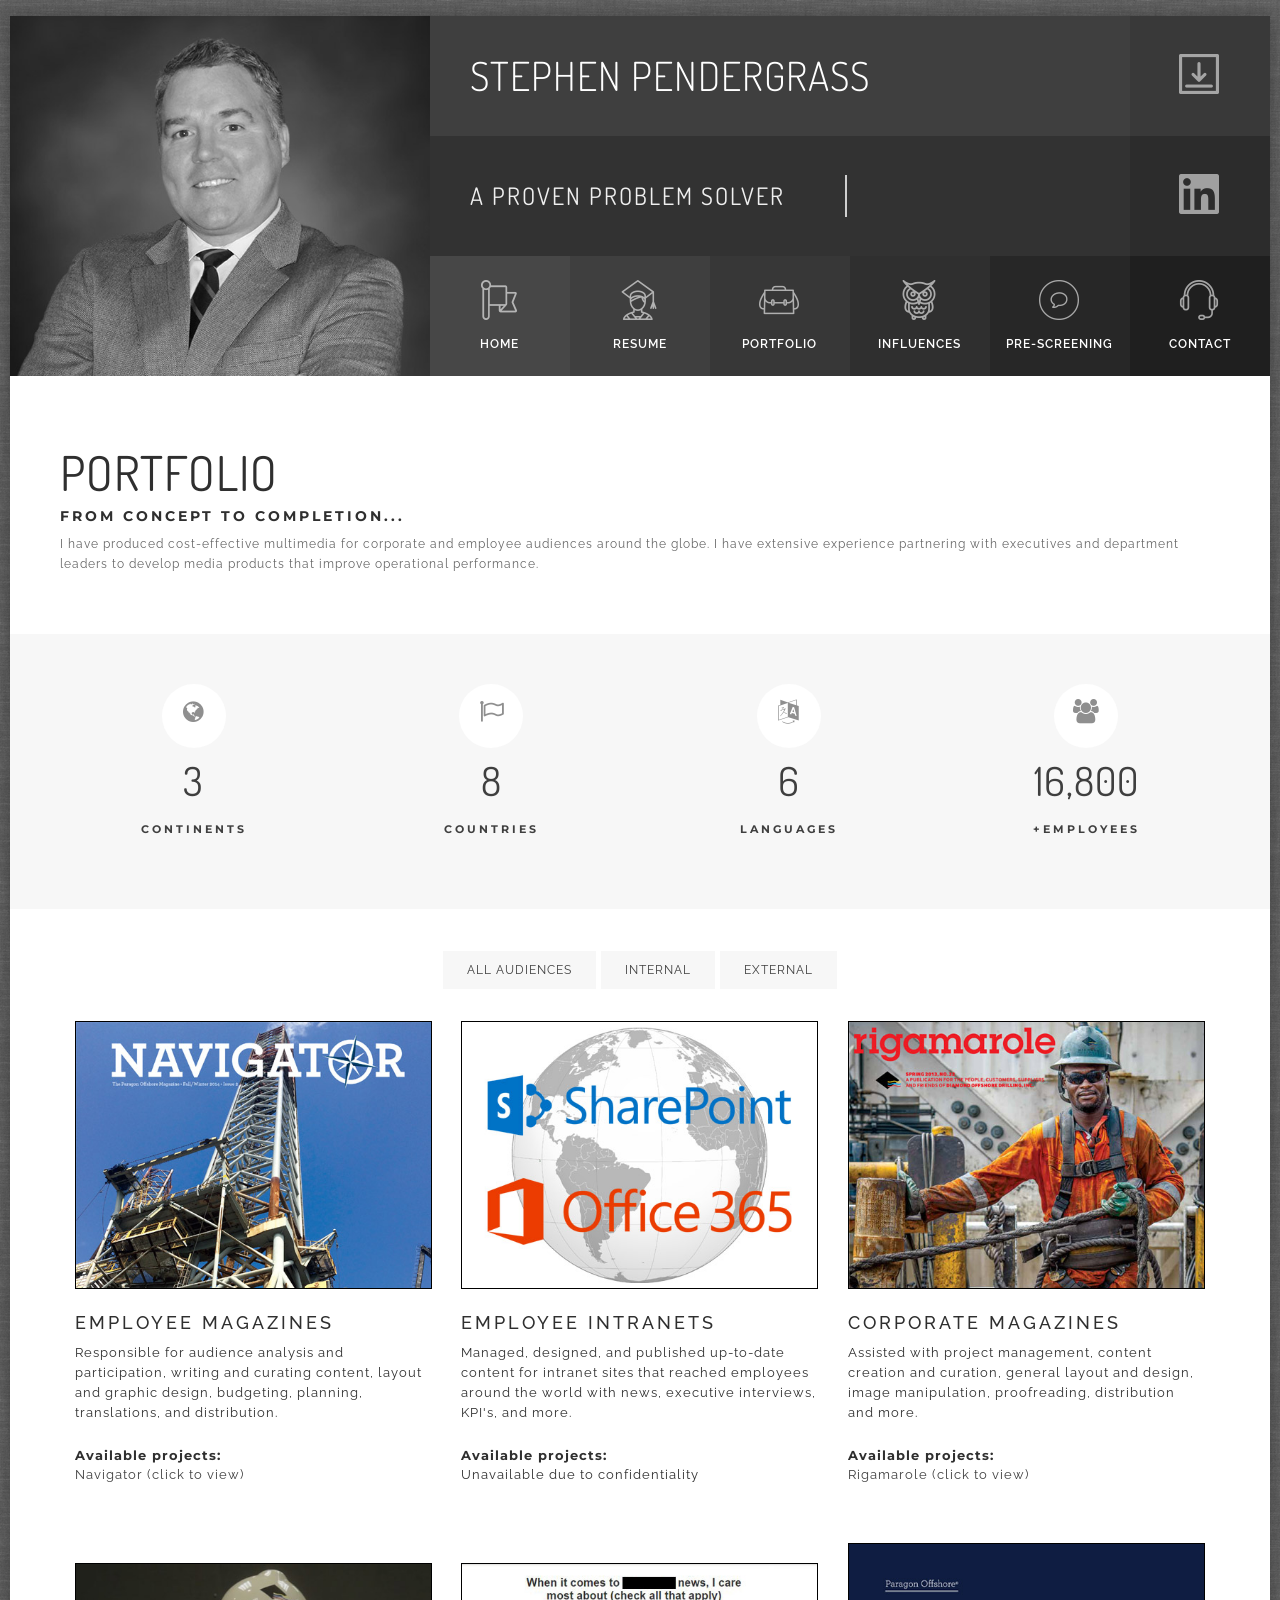
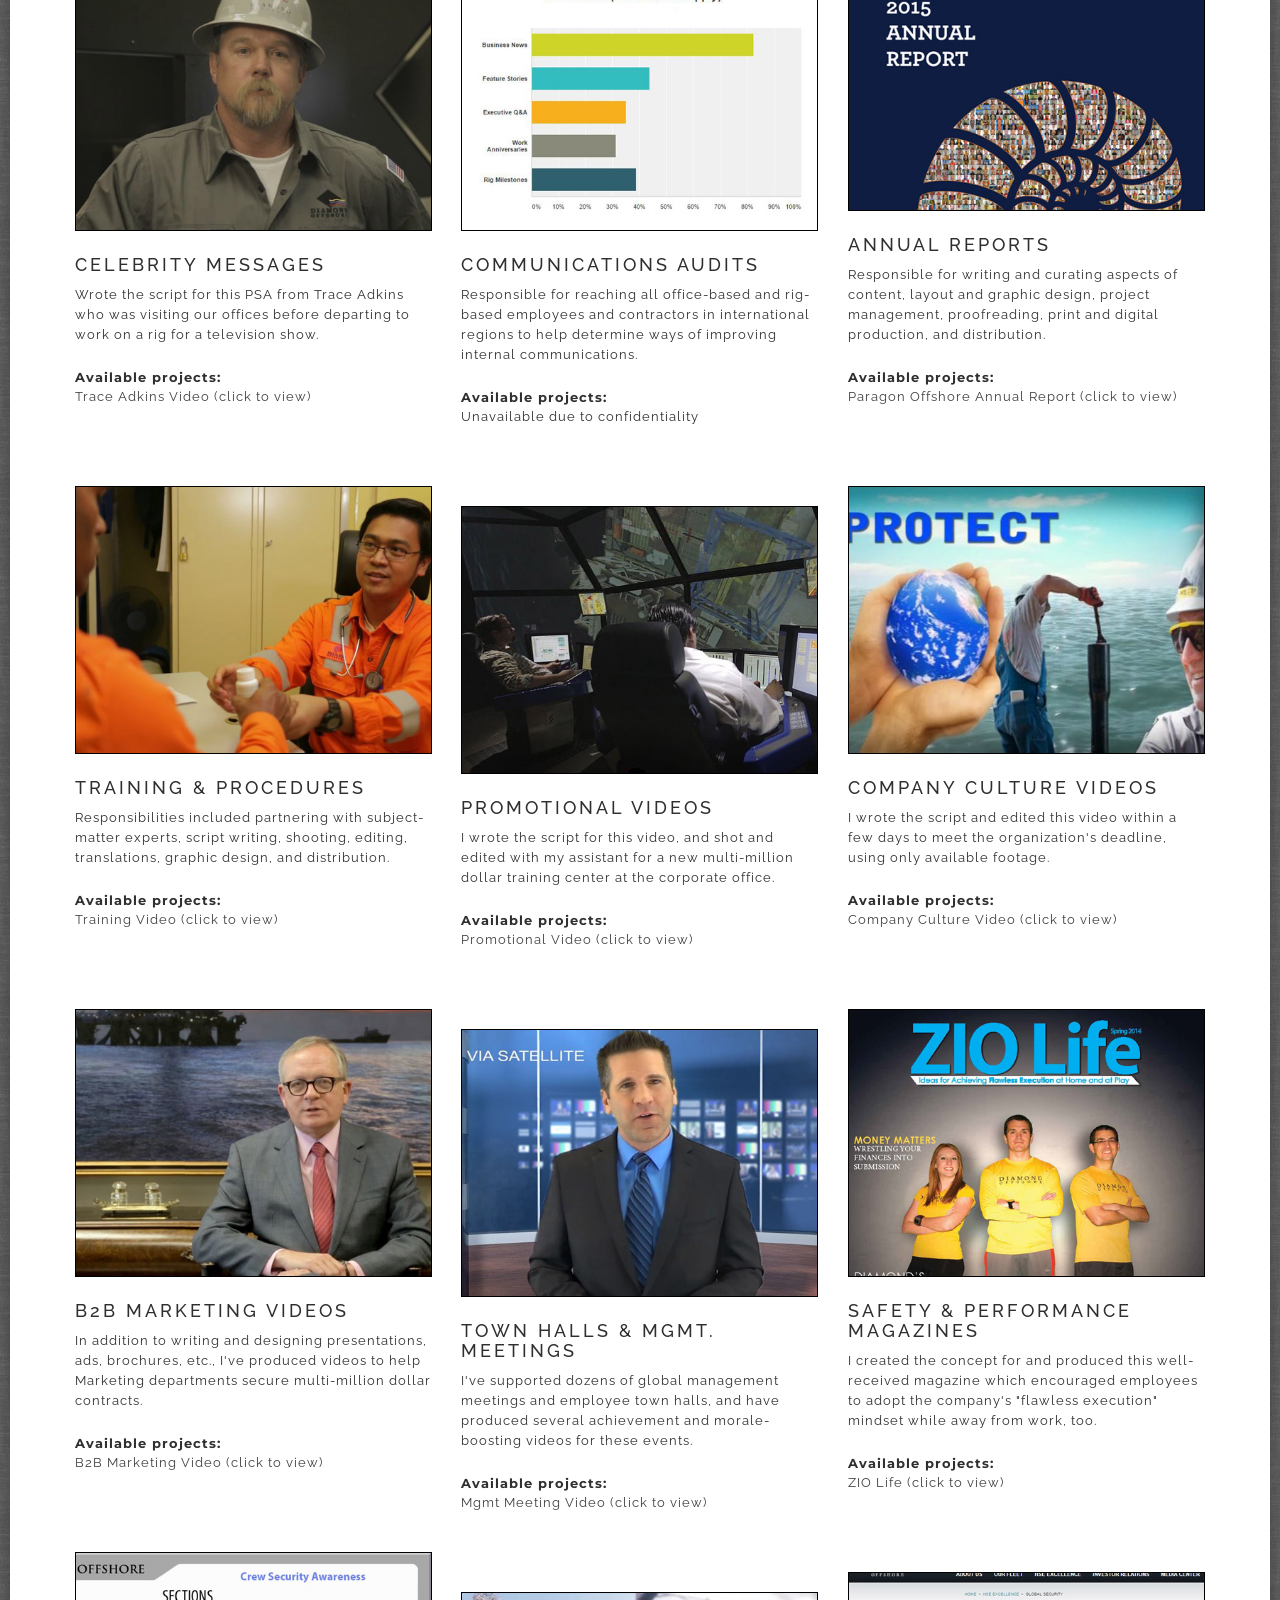
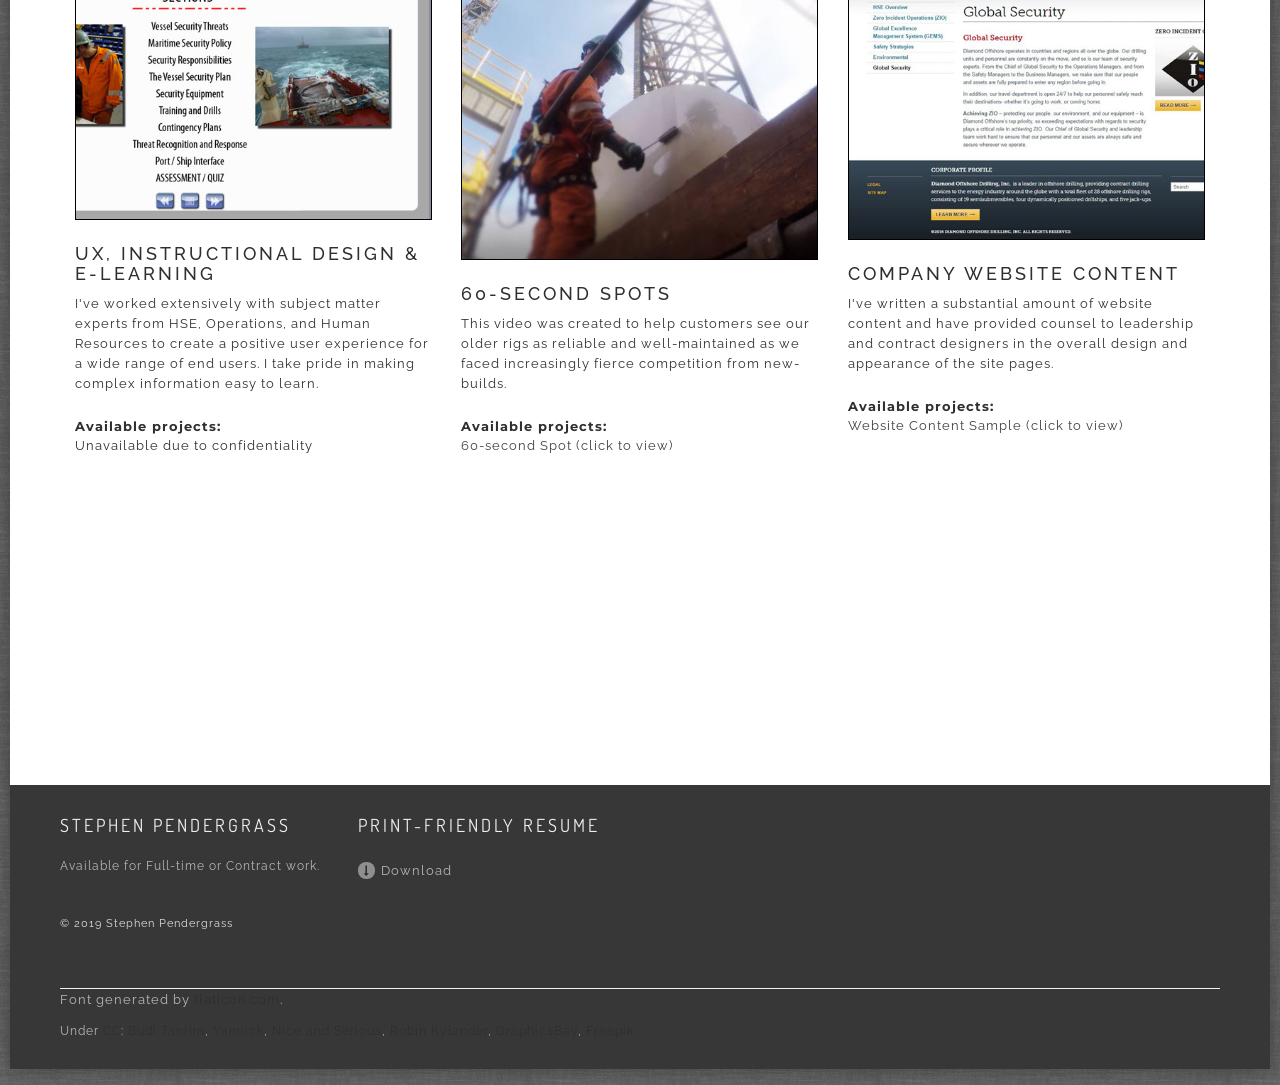
<file: portfolio.html>
<!DOCTYPE html>
<html lang="en">
<!--[if IE 9]>
<html class="ie9" lang="en">    <![endif]-->
<!--[if IE 8]>
<html class="ie8" lang="en">    <![endif]-->
<head>
   <meta charset="UTF-8">
   <meta http-equiv="X-UA-Compatible" content="IE=edge">
   <meta name=viewport content="width=device-width, initial-scale=1">
   <meta name="robots" content="noindex, nofollow">

   <title>SDP Pro Site | Portfolio</title>

   <meta name="description" content="portfolio">
   <meta name="keywords" content="">


   <!-- CSS -->
   <link href="assets/vendor/bootstrap/css/bootstrap.min.css"        property='stylesheet' rel="stylesheet" type="text/css" media="screen"/>
   <link href="assets/vendor/fontawesome/css/font-awesome.min.css"   property='stylesheet' rel="stylesheet" type="text/css" media="screen"/>
   <link href="assets/vendor/flaticons/flaticon.css"                 property='stylesheet' rel="stylesheet" type="text/css" media="screen"/>
   <link href="assets/vendor/hover/css/hover-min.css"                property='stylesheet' rel="stylesheet" type="text/css" media="screen"/>
   <link href="assets/vendor/wow/animate.css"                        property='stylesheet' rel="stylesheet" type="text/css" media="screen"/>
   <link href="assets/vendor/mfp/css/magnific-popup.css"             property='stylesheet' rel="stylesheet" type="text/css" media="screen"/>
   <!-- Remove this for disable demo panel styles -->
   <!--<link href="assets/vendor/styleselector/styleselector.css"        property='stylesheet' rel="stylesheet" type="text/css" media="screen"/> -->
   <!-- Custom styles -->
   <link href="assets/custom/css/greyscale.css"                          property='stylesheet' rel="stylesheet" type="text/css" media="screen"/>

   <style>
      #preloader {
         position: fixed;
         left: 0;
         top: 0;
         z-index: 99999;
         width: 100%;
         height: 100%;
         overflow: visible;
         background: #666666 url("assets/custom/images/preloader.gif") no-repeat center center; }
   </style>

</head>

<body class="boxed">


<!--Pre-Loader-->
<div id="preloader"></div>

<header>

   <section id="top-navigation" class="container-fluid nopadding">
      <div class="row nopadding ident ui-bg-color01">
         <!-- Photo -->
         <a href="#!">
            <div class="col-md-5 col-lg-4 vc-photo">&nbsp;</div>
         </a>
         <!-- /Photo -->
         <div class="col-md-7 col-lg-8 vc-name nopadding">
            <!-- Name-Position -->
            <div class="row nopadding name">
               <div class="col-md-10 name-title"><h2 class="font-accident-two-light uppercase">Stephen Pendergrass</h2></div>
               <div class="col-md-2 nopadding name-pdf">
                  <a target="_blank" href="assets/print_friendly_resume_SDP.pdf" class="hvr-sweep-to-right"><i class="flaticon-download167" title="Download Resume"></i></a>
               </div>
            </div>
            <div class="row nopadding position">
               <div class="col-md-10 position-title">

                  <section class="cd-intro">
                     <h4 class="cd-headline clip is-full-width font-accident-two-normal uppercase">
                        <span>A Proven </span>
                        <span class="cd-words-wrapper">
                           <b class="is-visible">Problem Solver</b>
                           <b>Influencer</b>
                           <b>Self-Starter</b>
                        </span>
                     </h4>
                  </section>

               </div>
               <div class="col-md-2 nopadding pdf">
                  <a href="https://www.linkedin.com/in/stephenpendergrass" class="hvr-sweep-to-right"><i class="flaticon-linkedin22" title="LinkedIn"></i></a>
               </div>
            </div>
            <!-- /Name-Position -->

            <!-- Main Navigation -->

            <ul id="nav" class="row nopadding cd-side-navigation">
               <li class="col-xs-4 col-sm-2 nopadding menuitem ui-menu-color01">
                  <a href="index.html" class="hvr-sweep-to-bottom"><i class="flaticon-insignia"></i><span>home</span></a>
               </li>
               <li class="col-xs-4 col-sm-2 nopadding menuitem ui-menu-color02">
               <a href="resume.html" class="hvr-sweep-to-bottom"><i class="flaticon-graduation61"></i><span>resume</span></a>
               </li>
               <li class="col-xs-4 col-sm-2 nopadding menuitem ui-menu-color03">
                  <a href="portfolio.html" class="hvr-sweep-to-bottom"><i class="flaticon-book-bag2"></i><span>portfolio</span></a>
               </li>
               <li class="col-xs-4 col-sm-2 nopadding menuitem ui-menu-color04">
                  <a href="influences.html" class="hvr-sweep-to-bottom"><i class="flaticon-bird97"></i><span>influences</span></a>
               </li>
               <li class="col-xs-4 col-sm-2 nopadding menuitem ui-menu-color05">
                  <a href="prescreening.html" class="hvr-sweep-to-bottom"><i class="flaticon-circle-5"></i><span>pre-screening</span></a>
               </li>
               <li class="col-xs-4 col-sm-2 nopadding menuitem ui-menu-color06">
                  <a href="contacts.html" class="hvr-sweep-to-bottom"><i class="flaticon-earphones18"></i><span>contact</span></a>
               </li>
            </ul>

            <!-- /Main Navigation -->

         </div>
      </div>
   </section>

</header>

      <!-- Container -->
<div class="content-wrap">

   <div id="blog" class="inner-content">



      <section id="page-title" class="inner-section">
         <div class="container-fluid nopadding wow fadeInRight" data-wow-delay="0.4s" data-wow-offset="10">
            <h2 class="font-accident-two-normal uppercase">Portfolio</h2>
            <h5 class="font-accident-one-bold uppercase subtitle">From concept to completion...</h5>
            <p class="small fontcolor-medium">
               I have produced cost-effective multimedia for corporate and employee audiences around the globe. I have extensive experience partnering with executives and department leaders to develop media products that improve operational performance.
            </p>
         </div>
      </section>

      <!-- Counts Block -->
      <section id="counts-light-bg" class="counts inner-section bg-color02 wow fadeInDown" data-wow-delay="0.2s" data-wow-offset="10">
         <div class="container-fluid nopadding">
            <div class="count-container row">
               <div class="col-lg-3 col-sm-6 col-xs-12 count">
                  <div>
                     <div class="count-icon">
                        <i class="fa fa-globe"></i>
                     </div>
                     <span class=".integers digit font-accident-two-normal">6</span>

                     <div class="count-text font-accident-one-bold">Continents</div>
                  </div>
               </div>
               <div class="col-lg-3 col-sm-6 col-xs-12 count">
                  <div>
                     <div class="count-icon">
                        <i class="fa fa-flag-o"></i>
                     </div>
                     <span class=".integers digit font-accident-two-normal">15</span>

                     <div class="count-text font-accident-one-bold">Countries</div>
                  </div>
               </div>
               <div class="col-lg-3 col-sm-6 col-xs-12 count">
                  <div>
                     <div class="count-icon">
                        <i class="fa fa-language"></i>
                     </div>
                     <span class=".integers digit font-accident-two-normal">12</span>

                     <div class="count-text font-accident-one-bold">Languages</div>
                  </div>
               </div>
               <div class="col-lg-3 col-sm-6 col-xs-12 count">
                  <div>
                     <div class="count-icon">
                        <i class="fa fa-users"></i>
                     </div>
                     <span class=".integers digit font-accident-two-normal">30,000</span>

                     <div class="count-text font-accident-one-bold">+Employees</div>
                  </div>
               </div>
            </div>
            <div class="dividewhite2"></div>
         </div>
      </section>
      <!-- /Counts Block -->

      <!-- Blog Block -->
      <section class="inner-section">

         <div id="isotope-filters" class="port-filter port-filter-light text-center wow fadeInLeft" data-wow-delay="0.6s" data-wow-offset="10">
            <ul>
               <li><a href="#all" data-filter="*">All Audiences</a></li>
               <li><a href="#internal" data-filter=".internal">Internal</a></li>
               <li><a href="#external" data-filter=".external">External</a></li>
            </ul>
         </div>

         <div class="dividewhite3"></div>

         <div class="grid container-fluid text-center wow fadeInDown" data-wow-delay="0.6s" data-wow-offset="10">

            <div id="posts" class="row popup-container">

                  <div class="grid-item grid-sizer internal col-md-4 col-sm-6">
                     <div class="item-wrap">
                        <figure class="">
                           <img src="assets/img/navigator.jpg" class="img-responsive img-border" alt="Navigator Magazine"/>
                           <div class="post-header uppercase">
                                 <h4>Employee Magazines</h4>
                              </div>
                              <figcaption>
                              <div class="post-entry">
                                 <p>Responsible for audience analysis and participation, writing and curating content, layout and graphic design, budgeting, planning, translations, and distribution.</p><br>
                                 <p class="font-accident-one-bold">Available projects:</p>
                                 <p><a target="_blank" href="assets/portfolio/Fall-Winter-2014-ENG.pdf">Navigator (click to view)</a></p>
                              </div>
                           </figcaption>
                        </figure>
                     </div>
                  </div>
                  <div class="grid-item internal col-md-4 col-sm-6">
                     <div class="item-wrap">
                        <figure class="">
                           <img src="assets/img/intranet.jpg" class="img-responsive img-border" alt="Employee Intranet"/>
                              <div class="post-header uppercase">
                                 <h4>Employee Intranets</h4>
                              </div>
                              <figcaption>
                              <div class="post-entry">
                                 <p>Managed, designed, and published up-to-date content for intranet sites that reached employees around the world with news, executive interviews, KPI's, and more.</p><br>
                                 <p class="font-accident-one-bold">Available projects:</p>
                                 <p>Unavailable due to confidentiality</p>
                              </div>
                           </figcaption>
                        </figure>
                     </div>
                  </div>
                  <div class="grid-item external col-md-4 col-sm-6">
                     <div class="item-wrap">
                        <figure class="">
                           <img src="assets/img/rigamarole.jpg" class="img-responsive img-border" alt="Rigamarole"/>
                           <div class="post-header uppercase">
                                 <h4>Corporate Magazines</h4>
                              </div>
                              <figcaption>
                              <div class="post-entry">
                                 <p>Assisted with project management, content creation and curation, general layout and design, image manipulation, proofreading, distribution and more.</p><br>
                                 <p class="font-accident-one-bold">Available projects:</p>
                                 <p><a target="_blank" href="assets/portfolio/rigamarole-spring-2013.pdf">Rigamarole (click to view)</a></p>
                              </div>
                           </figcaption>
                        </figure>
                     </div>
                  </div>
                  <div class="grid-item external col-md-4 col-sm-6">
                     <div class="item-wrap">
                        <figure class="">
                           <img src="assets/img/annualreport.jpg" class="img-responsive img-border" alt="Annual Report"/>
                           <div class="post-header uppercase">
                                 <h4>Annual Reports</h4>
                              </div>
                              <figcaption>
                              <div class="post-entry">
                                 <p>Responsible for writing and curating aspects of content, layout and graphic design, project management, proofreading, print and digital production, and distribution.</p><br>
                                 <p class="font-accident-one-bold">Available projects:</p>
                                 <p><a target="_blank" href="assets/portfolio/2015-AnnualReport.pdf">Paragon Offshore Annual Report (click to view)</a></p>
                              </div>
                           </figcaption>
                        </figure>
                     </div>
                  </div>
                  <div class="grid-item internal external col-md-4 col-sm-6">
                     <div class="item-wrap">
                        <figure class="">
                           <img src="assets/img/traceadkins.jpg" class="img-responsive img-border" alt="Adkins Screenshot"/>
                              <div class="post-header uppercase">
                                 <h4>Celebrity Messages</h4>
                              </div>
                              <figcaption>
                              <div class="post-entry">
                                 <p>Wrote the script for this PSA from Trace Adkins who was visiting our offices before departing to work on a rig for a television show.</p><br>
                                 <p class="font-accident-one-bold">Available projects:</p>
                                 <p><a target="_blank" href="assets/img/Celebrity-Msg-Trace.mp4">Trace Adkins Video (click to view)</a></p>
                              </div>
                           </figcaption>
                        </figure>
                     </div>
                  </div>
                  <div class="grid-item internal col-md-4 col-sm-6">
                     <div class="item-wrap">
                        <figure class="">
                           <img src="assets/img/feedback.jpg" class="img-responsive img-border" alt="Survey Screen"/>
                              <div class="post-header uppercase">
                                 <h4>Communications Audits</h4>
                              </div>
                              <figcaption>
                              <div class="post-entry">
                                 <p>Responsible for reaching all office-based and rig-based employees and contractors in international regions to help determine ways of improving internal communications.</p><br>
                                 <p class="font-accident-one-bold">Available projects:</p>
                                 <p>Unavailable due to confidentiality</p>
                              </div>
                           </figcaption>
                        </figure>
                     </div>
                  </div>
                  <div class="grid-item internal col-md-4 col-sm-6">
                     <div class="item-wrap">
                        <figure class="">
                           <img src="assets/img/trainingvideos.jpg" class="img-responsive img-border" alt="Training Video Screenshot"/>
                           <div class="post-header uppercase">
                                 <h4>Training & Procedures</h4>
                              </div>
                              <figcaption>
                              <div class="post-entry">
                                 <p>Responsibilities included partnering with subject-matter experts, script writing, shooting, editing, translations, graphic design, and distribution.</p><br>
                                 <p class="font-accident-one-bold">Available projects:</p>
                                 <p><a target="_blank" href="assets/portfolio/Training-Video.mp4">Training Video (click to view)</a></p>
                              </div>
                           </figcaption>
                        </figure>
                     </div>
                  </div>
                  <div class="grid-item internal external col-md-4 col-sm-6">
                     <div class="item-wrap">
                        <figure class="">
                           <img src="assets/img/hseexcellence.jpg" class="img-responsive img-border" alt="HSE Excellence Screenshot"/>
                           <div class="post-header uppercase">
                                 <h4>Company Culture Videos</h4>
                              </div>
                              <figcaption>
                              <div class="post-entry">
                                 <p>I wrote the script and edited this video within a few days to meet the organization's deadline, using only available footage. </p><br>
                                 <p class="font-accident-one-bold">Available projects:</p>
                                 <p><a target="_blank" href="assets/img/Safety-Culture-Vid.mp4">Company Culture Video (click to view)</a></p>
                              </div>
                           </figcaption>
                        </figure>
                     </div>
                  </div>
                  <div class="grid-item external col-md-4 col-sm-6">
                     <div class="item-wrap">
                        <figure class="">
                           <img src="assets/img/otech.jpg" class="img-responsive img-border" alt="OTECH Screenshot"/>
                           <div class="post-header uppercase">
                                 <h4>Promotional Videos</h4>
                              </div>
                              <figcaption>
                              <div class="post-entry">
                                 <p>I wrote the script for this video, and shot and edited with my assistant for a new multi-million dollar training center at the corporate office.</p><br>
                                 <p class="font-accident-one-bold">Available projects:</p>
                                 <p><a target="_blank" href="assets/portfolio/promotional_video.mp4">Promotional Video (click to view)</a></p>
                              </div>
                           </figcaption>
                        </figure>
                     </div>
                  </div>
                  <div class="grid-item external col-md-4 col-sm-6">
                     <div class="item-wrap">
                        <figure class="">
                           <img src="assets/img/b2bvideo.jpg" class="img-responsive img-border" alt="B2B Screenshot"/>
                              <div class="post-header uppercase">
                                 <h4>B2B Marketing Videos</h4>
                              </div>
                              <figcaption>
                              <div class="post-entry">
                                 <p>In addition to writing and designing presentations, ads, brochures, etc., I've produced videos to help Marketing departments secure multi-million dollar contracts.</p><br>
                                 <p class="font-accident-one-bold">Available projects:</p>
                                 <p><a target="_blank" href="assets/portfolio/B2B-Marketing.mp4">B2B Marketing Video (click to view)</a></p>
                              </div>
                           </figcaption>
                        </figure>
                     </div>
                  </div>
                  <div class="grid-item internal col-md-4 col-sm-6">
                     <div class="item-wrap">
                        <figure class="">
                           <img src="assets/img/ziolife.jpg" class="img-responsive img-border" alt="ZIO Life Magazine"/>

                              <div class="post-header uppercase">
                                 <h4>Safety & Performance Magazines</h4>
                              </div>
                              <figcaption>
                              <div class="post-entry">
                                 <p>I created the concept for and produced this well-received magazine which encouraged employees to adopt the company's "flawless execution" mindset while away from work, too.</p><br>
                                 <p class="font-accident-one-bold">Available projects:</p>
                                 <p><a target="_blank" href="assets/portfolio/140918 - Zio Life Magazine.pdf">ZIO Life (click to view)</a></p>
                              </div>
                           </figcaption>
                        </figure>
                     </div>
                  </div>
                  <div class="grid-item internal col-md-4 col-sm-6">
                     <div class="item-wrap">
                        <figure class="">
                           <img src="assets/img/townhalls.jpg" class="img-responsive img-border" alt="Town hall screenshot"/>
                              <div class="post-header uppercase">
                                 <h4>Town Halls & Mgmt. Meetings</h4>
                              </div>
                              <figcaption>
                              <div class="post-entry">
                                 <p>I've supported dozens of global management meetings and employee town halls, and have produced several achievement and morale-boosting videos for these events.</p><br>
                                 <p class="font-accident-one-bold">Available projects:</p>
                                 <p><a target="_blank" href="assets/portfolio/Town_Halls_Global_Meetings.mp4">Mgmt Meeting Video (click to view)</a></p>
                              </div>
                           </figcaption>
                        </figure>
                     </div>
                  </div>
                  <div class="grid-item internal col-md-4 col-sm-6">
                     <div class="item-wrap">
                        <figure class="">
                           <img src="assets/img/elearning.jpg" class="img-responsive img-border" alt="elearning screenshot"/>
                              <div class="post-header uppercase">
                                 <h4>UX, Instructional Design & E-Learning</h4>
                              </div>
                              <figcaption>
                              <div class="post-entry">
                                 <p>I've worked extensively with subject matter experts from HSE, Operations, and Human Resources to create a positive user experience for a wide range of end users. I take pride in making complex information easy to learn.</p><br>
                                 <p class="font-accident-one-bold">Available projects:</p>
                                 <p>Unavailable due to confidentiality</p>
                              </div>
                           </figcaption>
                        </figure>
                     </div>
                  </div>
                  <div class="grid-item external col-md-4 col-sm-6">
                     <div class="item-wrap">
                        <figure class="">
                           <img src="assets/img/website.jpg" class="img-responsive img-border" alt="Website Content"/>
                              <div class="post-header uppercase">
                                 <h4>Company Website Content</h4>
                              </div>
                              <figcaption>
                              <div class="post-entry">
                                 <p>I've written a substantial amount of website content and have provided counsel to leadership and contract designers in the overall design and appearance of the site pages.</p><br>
                                 <p class="font-accident-one-bold">Available projects:</p>
                                 <p><a target="_blank" href="http://www.diamondoffshore.com/global-security">Website Content Sample (click to view)</a></p>
                              </div>
                           </figcaption>
                        </figure>
                     </div>
                  </div>
                  <div class="grid-item external col-md-4 col-sm-6">
                     <div class="item-wrap">
                        <figure class="">
                           <img src="assets/img/standardrigs.jpg" class="img-responsive img-border" alt="Standard Rigs Screenshot"/>
                           <div class="post-header uppercase">
                                 <h4>60-second spots</h4>
                              </div>
                              <figcaption>
                              <div class="post-entry">
                                 <p>This video was created to help customers see our older rigs as reliable and well-maintained as we faced increasingly fierce competition from new-builds.</p><br>
                                 <p class="font-accident-one-bold">Available projects:</p>
                                 <p><a target="_blank" href="assets/portfolio/60_sec_spot.mp4">60-second Spot (click to view)</a></p>
                              </div>
                           </figcaption>
                        </figure>
                     </div>
                  </div>

               </div>
            </div>

         <div class="dividewhite8"></div>
<div class="dividewhite8"></div>
            <div class="dividewhite4"></div>

            <!-- <div class="row">
               <div class="col-md-4 wow fadeInLeft" data-wow-delay="0.5s" data-wow-offset="10">
                  <div class="row">
                     <div class="col-xs-3">
                        <img src="assets/custom/images/userpic04.jpg" alt="Rachel James Johnes" class="img-responsive img-circle author-userpic">
                     </div>
                     <div class="col-xs-9">
                        <h5 class="font-accident-one-bold text-left uppercase">Mark Alberts</h5>
                        <p class="small hovercolor">Corporate HSE Manager at Paragon Offshore.</p>
                        <p class="text-left small">
                           I have worked with Stephen for 5 years or more. He is a very hard and dedicated worker. Stephen has created multiple documents for HSE and Training as well as company audio/video presentations. His work is ALWAYS above and beyond expectations. I sincerely believe that Stephen is an asset to any organization he works with.
                        </p>
                     </div>
                  </div>
                  <div class="divider-dynamic"></div>
               </div>
               <div class="col-md-4 wow fadeInUp" data-wow-delay="0.5s" data-wow-offset="10">
                  <div class="row">
                     <div class="col-xs-3">
                        <img src="assets/custom/images/userpic02.jpg" alt="Rachel James Johnes" class="img-responsive img-circle author-userpic">
                     </div>
                     <div class="col-xs-9">
                        <h5 class="font-accident-one-bold text-left uppercase">Travis Warden</h5>
                        <p class="small hovercolor">Director, Global HSE at Paragon Offshore</p>
                        <p class="text-left small">
                           Stephen is a true professional in every sense of the word. He goes above and beyond expectations and is eager to assist in any way he can. He is extremely knowledgeable in his line of work and quality is his priority. I recommend Stephen to any employer that seeks to add a true asset to their team.
                        </p>
                     </div>
                  </div>
                  <div class="divider-dynamic"></div>
               </div>
               <div class="col-md-4 wow fadeInRight" data-wow-delay="0.5s" data-wow-offset="10">
                  <div class="row">
                     <div class="col-xs-3">
                        <img src="assets/custom/images/userpic03.jpg" alt="Rachel James Johnes" class="img-responsive img-circle author-userpic">
                     </div>
                     <div class="col-xs-9">
                        <h5 class="font-accident-one-bold text-left uppercase">Matthew Hoagland</h5>
                        <p class="small hovercolor">Audio Visual Technician at ISS Facility Services</p>
                        <p class="text-left small">
                           I have had the pleasure of working with Stephen on 8 separate occasions over the past two years. Stephen is a blast to work with! He is very knowledgeable in his field, he's laid back, and is easy to get along with.
                        </p>
                     </div>
                  </div>
                  <div class="divider-dynamic"></div>
               </div>
            </div> -->
      </section>


   </div>

</div>
<footer class="padding-50 ui-bg-color02">
   <div class="container-fluid nopadding">
      <div class="row wow fadeInDown" data-wow-delay=".2s" data-wow-offset="10">
         <div class="col-md-3">
            <h4 class="font-accident-two-normal uppercase">Stephen Pendergrass</h4>
            <p class="inline-block">
               Available for Full-time or Contract work.
            </p>
            <div class="divider-dynamic"></div>
         </div>
         <div class="col-md-3 cv-link">
            <h4 class="font-accident-two-normal uppercase">Print-Friendly Resume</h4>
            <div class="dividewhite1"></div>
            <a target="_blank" href="assets/print_friendly_resume_SDP.pdf"><i class="fa fa-long-arrow-down" aria-hidden="true"></i>Download</a>
            <div class="divider-dynamic"></div>
         </div>

            <div class="divider-dynamic"></div>
         </div>
      </div>
      <div class="dividewhite1"></div>
      <div class="row wow fadeInDown" data-wow-delay=".4s" data-wow-offset="10">
         <div class="col-md-12 copyrights">
            <p>© 2019 Stephen Pendergrass</p>
         </div>
      </div>
   </div><br><br><hr>
   Font generated by <a href="http://www.flaticon.com">flaticon.com</a>. <p>Under <a href="http://creativecommons.org/licenses/by/3.0/">CC</a>: <a data-file="download149" href="http://www.flaticon.com/authors/budi-tanrim">Budi Tanrim</a>, <a data-file="clipboard80" href="http://www.flaticon.com/authors/yannick">Yannick</a>, <a data-file="placeholders4" href="http://www.flaticon.com/authors/nice-and-serious">Nice and Serious</a>, <a data-file="circle-6" href="http://www.flaticon.com/authors/robin-kylander">Robin Kylander</a>, <a data-file="three-1" href="http://www.flaticon.com/authors/graphicsbay">GraphicsBay</a>, <a data-file="tool-1" href="http://www.freepik.com">Freepik</a></p>
   </div>
</footer>

<div id="image-cache" class="hidden"></div>

<!-- JS -->
<script src="assets/vendor/jquery/js/jquery-2.2.0.min.js"            type="text/javascript"></script>
<script src="assets/vendor/bootstrap/js/bootstrap.min.js"            type="text/javascript"></script>
<script src="assets/vendor/imagesloaded/js/imagesloaded.pkgd.min.js" type="text/javascript"></script>
<script src="assets/vendor/isotope/js/isotope.pkgd.min.js"           type="text/javascript"></script>
<script src="assets/vendor/mfp/js/jquery.magnific-popup.min.js"      type="text/javascript"></script>
<script src="assets/vendor/circle-progress/circle-progress.js"       type="text/javascript"></script>
<script src="assets/vendor/waypoints/waypoints.min.js"               type="text/javascript"></script>
<script src="assets/vendor/anicounter/jquery.counterup.min.js"       type="text/javascript"></script>
<!--<script src="assets/vendor/wow/wow.min.js"                           type="text/javascript"></script>-->
<script src="assets/vendor/pjax/jquery.pjax.js"                      type="text/javascript"></script>
<script src="https://maps.google.com/maps/api/js"                    type="text/javascript"></script>
<!-- Remove this for disable demo panel script -->
<!--<script src="assets/vendor/styleselector/styleselector.js"           type="text/javascript"></script>
<!-- Custom scripts -->
<script src="assets/custom/js/custom.js"                             type="text/javascript"></script>

</body>
</html>
</file>
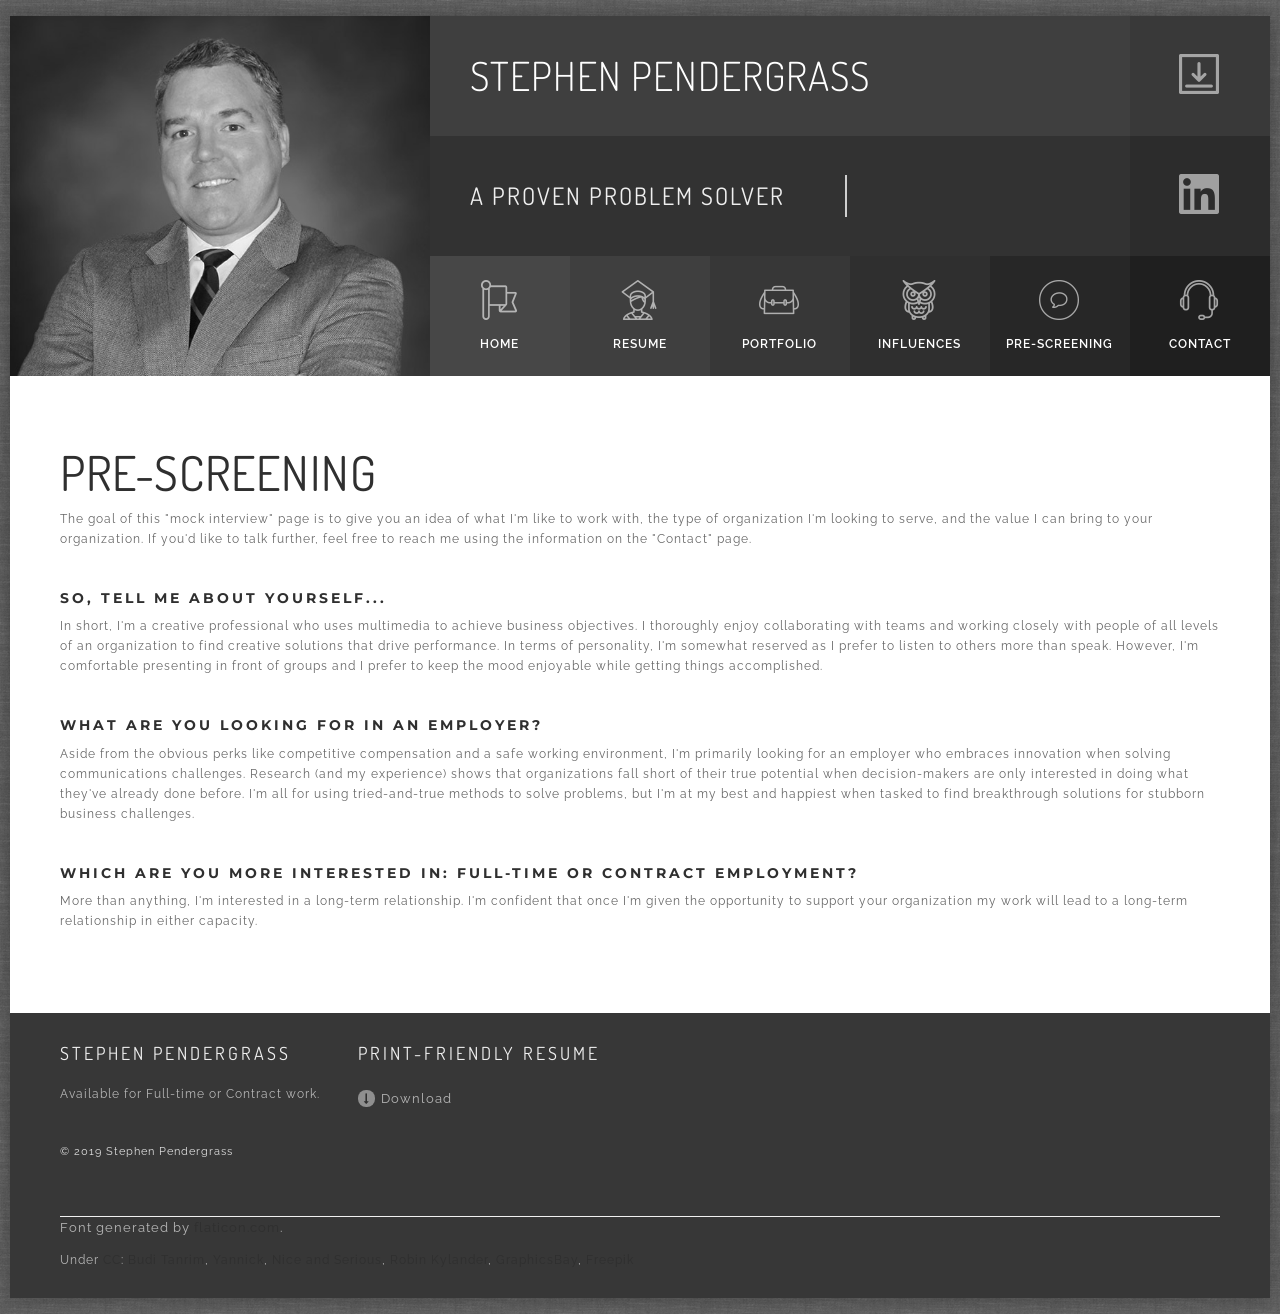
<file: prescreening.html>
<!DOCTYPE html>
<html lang="en">
<!--[if IE 9]>
<html class="ie9" lang="en">    <![endif]-->
<!--[if IE 8]>
<html class="ie8" lang="en">    <![endif]-->
<head>
   <meta charset="UTF-8">
   <meta http-equiv="X-UA-Compatible" content="IE=edge">
   <meta name=viewport content="width=device-width, initial-scale=1">
   <meta name="robots" content="noindex, nofollow">

   <title>SDP Pro Site | Pre-Screening</title>

   <meta name="description" content="questions">
   <meta name="keywords" content="">


   <!-- CSS -->
   <link href="assets/vendor/bootstrap/css/bootstrap.min.css"        property='stylesheet' rel="stylesheet" type="text/css" media="screen"/>
   <link href="assets/vendor/fontawesome/css/font-awesome.min.css"   property='stylesheet' rel="stylesheet" type="text/css" media="screen"/>
   <link href="assets/vendor/flaticons/flaticon.css"                 property='stylesheet' rel="stylesheet" type="text/css" media="screen"/>
   <link href="assets/vendor/hover/css/hover-min.css"                property='stylesheet' rel="stylesheet" type="text/css" media="screen"/>
   <link href="assets/vendor/wow/animate.css"                        property='stylesheet' rel="stylesheet" type="text/css" media="screen"/>
   <link href="assets/vendor/mfp/css/magnific-popup.css"             property='stylesheet' rel="stylesheet" type="text/css" media="screen"/>
   <!-- Remove this for disable demo panel styles -->
   <!--<link href="assets/vendor/styleselector/styleselector.css"        property='stylesheet' rel="stylesheet" type="text/css" media="screen"/> -->
   <!-- Custom styles -->
   <link href="assets/custom/css/greyscale.css"                          property='stylesheet' rel="stylesheet" type="text/css" media="screen"/>

   <style>
      #preloader {
         position: fixed;
         left: 0;
         top: 0;
         z-index: 99999;
         width: 100%;
         height: 100%;
         overflow: visible;
         background: #666666 url("assets/custom/images/preloader.gif") no-repeat center center; }
   </style>

</head>

<body class="boxed">


<!--Pre-Loader-->
<div id="preloader"></div>

<header>

   <section id="top-navigation" class="container-fluid nopadding">
      <div class="row nopadding ident ui-bg-color01">
         <!-- Photo -->
         <a href="#!">
            <div class="col-md-5 col-lg-4 vc-photo">&nbsp;</div>
         </a>
         <!-- /Photo -->
         <div class="col-md-7 col-lg-8 vc-name nopadding">
            <!-- Name-Position -->
            <div class="row nopadding name">
               <div class="col-md-10 name-title"><h2 class="font-accident-two-light uppercase">Stephen Pendergrass</h2></div>
               <div class="col-md-2 nopadding name-pdf">
                  <a target="_blank" href="assets/print_friendly_resume_SDP.pdf" class="hvr-sweep-to-right"><i class="flaticon-download167" title="Download Resume"></i></a>
               </div>
            </div>
            <div class="row nopadding position">
               <div class="col-md-10 position-title">

                  <section class="cd-intro">
                     <h4 class="cd-headline clip is-full-width font-accident-two-normal uppercase">
                        <span>A Proven </span>
                        <span class="cd-words-wrapper">
                           <b class="is-visible">Problem Solver</b>
                           <b>Influencer</b>
                           <b>Self-Starter</b>
                        </span>
                     </h4>
                  </section>

               </div>
               <div class="col-md-2 nopadding pdf">
                  <a href="https://www.linkedin.com/in/stephenpendergrass" class="hvr-sweep-to-right"><i class="flaticon-linkedin22" title="LinkedIn"></i></a>
               </div>
            </div>
            <!-- /Name-Position -->

            <!-- Main Navigation -->

            <ul id="nav" class="row nopadding cd-side-navigation">
               <li class="col-xs-4 col-sm-2 nopadding menuitem ui-menu-color01">
                  <a href="index.html" class="hvr-sweep-to-bottom"><i class="flaticon-insignia"></i><span>home</span></a>
               </li>
               <li class="col-xs-4 col-sm-2 nopadding menuitem ui-menu-color02">
                  <a href="resume.html" class="hvr-sweep-to-bottom"><i class="flaticon-graduation61"></i><span>resume</span></a>
               </li>
               <li class="col-xs-4 col-sm-2 nopadding menuitem ui-menu-color03">
                  <a href="portfolio.html" class="hvr-sweep-to-bottom"><i class="flaticon-book-bag2"></i><span>portfolio</span></a>
               </li>
               <li class="col-xs-4 col-sm-2 nopadding menuitem ui-menu-color04">
                  <a href="influences.html" class="hvr-sweep-to-bottom"><i class="flaticon-bird97"></i><span>influences</span></a>
               </li>
               <li class="col-xs-4 col-sm-2 nopadding menuitem ui-menu-color05">
                  <a href="prescreening.html" class="hvr-sweep-to-bottom"><i class="flaticon-circle-5"></i><span>pre-screening</span></a>
               </li>
               <li class="col-xs-4 col-sm-2 nopadding menuitem ui-menu-color06">
                  <a href="contacts.html" class="hvr-sweep-to-bottom"><i class="flaticon-earphones18"></i><span>contact</span></a>
               </li>
            </ul>

            <!-- /Main Navigation -->

         </div>
      </div>
   </section>

</header>

<!-- Container -->
<div class="content-wrap">

   <div id="feedback" class="inner-content">

      <section id="page-title" class="inner-section">
         <div class="container-fluid nopadding wow fadeInRight" data-wow-delay="0.4s" data-wow-offset="10">
            <h2 class="font-accident-two-normal uppercase">Pre-Screening</h2>
            <p class="small fontcolor-medium">
               The goal of this "mock interview" page is to give you an idea of what I'm like to work with, the type of organization I'm looking to serve, and the value I can bring to your organization. If you'd like to talk further, feel free to reach me using the information on the "Contact" page.
            </p><br>
            <h5 class="font-accident-one-bold uppercase subtitle">So, tell me about yourself...</h5>
            <p class="small fontcolor-medium">
               In short, I'm a creative professional who uses multimedia to achieve business objectives. I thoroughly enjoy collaborating with teams and working closely with people of all levels of an organization to find creative solutions that drive performance. In terms of personality, I'm somewhat reserved as I prefer to listen to others more than speak. However, I'm comfortable presenting in front of groups and I prefer to keep the mood enjoyable while getting things accomplished.
            </p><br>
            <h5 class="font-accident-one-bold uppercase subtitle">What are you looking for in an employer?</h5>
            <p class="small fontcolor-medium">
               Aside from the obvious perks like competitive compensation and a safe working environment, I'm primarily looking for an employer who embraces innovation when solving communications challenges. Research (and my experience) shows that organizations fall short of their true potential when decision-makers are only interested in doing what they've already done before. I'm all for using tried-and-true methods to solve problems, but I'm at my best and happiest when tasked to find breakthrough solutions for stubborn business challenges.
            </p><br>
            <h5 class="font-accident-one-bold uppercase subtitle">Which are you more interested in: full-time or contract employment?</h5>
            <p class="small fontcolor-medium">
               More than anything, I'm interested in a long-term relationship. I'm confident that once I'm given the opportunity to support your organization my work will lead to a long-term relationship in either capacity.
            </p><br>
         </div>
      </section>


   </div>

</div>

<footer class="padding-50 ui-bg-color02">
   <div class="container-fluid nopadding">
      <div class="row wow fadeInDown" data-wow-delay=".2s" data-wow-offset="10">
         <div class="col-md-3">
            <h4 class="font-accident-two-normal uppercase">Stephen Pendergrass</h4>
            <p class="inline-block">
               Available for Full-time or Contract work.
            </p>
            <div class="divider-dynamic"></div>
         </div>
         <div class="col-md-3 cv-link">
            <h4 class="font-accident-two-normal uppercase">Print-Friendly Resume</h4>
            <div class="dividewhite1"></div>
            <a target="_blank" href="assets/print_friendly_resume_SDP.pdf"><i class="fa fa-long-arrow-down" aria-hidden="true"></i>Download</a>
            <div class="divider-dynamic"></div>
         </div>



            <div class="divider-dynamic"></div>
         </div>
      </div>
      <div class="dividewhite1"></div>
      <div class="row wow fadeInDown" data-wow-delay=".4s" data-wow-offset="10">
         <div class="col-md-12 copyrights">
            <p>© 2019 Stephen Pendergrass</p>
         </div>
      </div>
   </div><br><br><hr>
   Font generated by <a href="http://www.flaticon.com">flaticon.com</a>. <p>Under <a href="http://creativecommons.org/licenses/by/3.0/">CC</a>: <a data-file="download149" href="http://www.flaticon.com/authors/budi-tanrim">Budi Tanrim</a>, <a data-file="clipboard80" href="http://www.flaticon.com/authors/yannick">Yannick</a>, <a data-file="placeholders4" href="http://www.flaticon.com/authors/nice-and-serious">Nice and Serious</a>, <a data-file="circle-6" href="http://www.flaticon.com/authors/robin-kylander">Robin Kylander</a>, <a data-file="three-1" href="http://www.flaticon.com/authors/graphicsbay">GraphicsBay</a>, <a data-file="tool-1" href="http://www.freepik.com">Freepik</a></p>
   </div>
</footer>

<div id="image-cache" class="hidden"></div>

<!-- JS -->
<script src="assets/vendor/jquery/js/jquery-2.2.0.min.js"            type="text/javascript"></script>
<script src="assets/vendor/bootstrap/js/bootstrap.min.js"            type="text/javascript"></script>
<script src="assets/vendor/imagesloaded/js/imagesloaded.pkgd.min.js" type="text/javascript"></script>
<script src="assets/vendor/isotope/js/isotope.pkgd.min.js"           type="text/javascript"></script>
<script src="assets/vendor/mfp/js/jquery.magnific-popup.min.js"      type="text/javascript"></script>
<script src="assets/vendor/circle-progress/circle-progress.js"       type="text/javascript"></script>
<script src="assets/vendor/waypoints/waypoints.min.js"               type="text/javascript"></script>
<script src="assets/vendor/anicounter/jquery.counterup.min.js"       type="text/javascript"></script>
<!--<script src="assets/vendor/wow/wow.min.js"                           type="text/javascript"></script>-->
<script src="assets/vendor/pjax/jquery.pjax.js"                      type="text/javascript"></script>
<script src="https://maps.google.com/maps/api/js"                    type="text/javascript"></script>
<!-- Remove this for disable demo panel script -->
<!--<script src="assets/vendor/styleselector/styleselector.js"           type="text/javascript"></script>
<!-- Custom scripts -->
<script src="assets/custom/js/custom.js"                             type="text/javascript"></script>



</body>
</html>
</file>
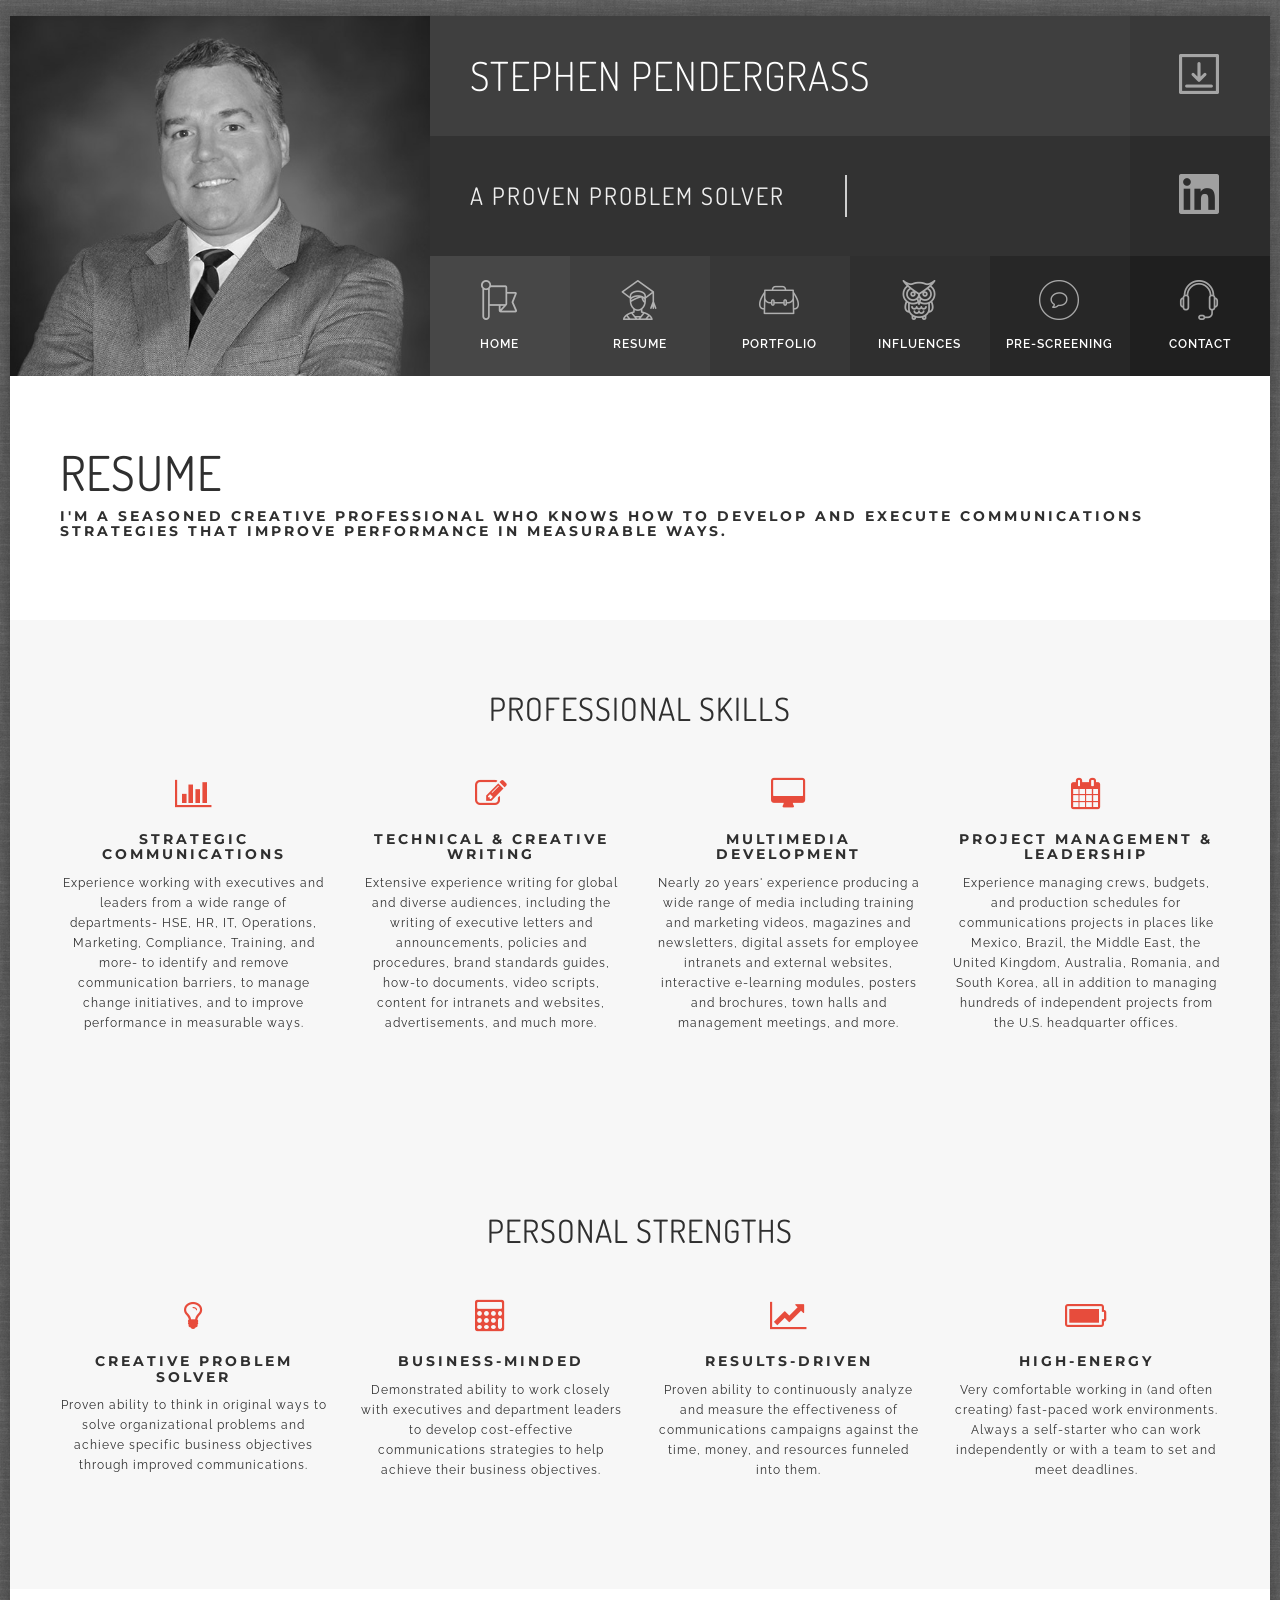
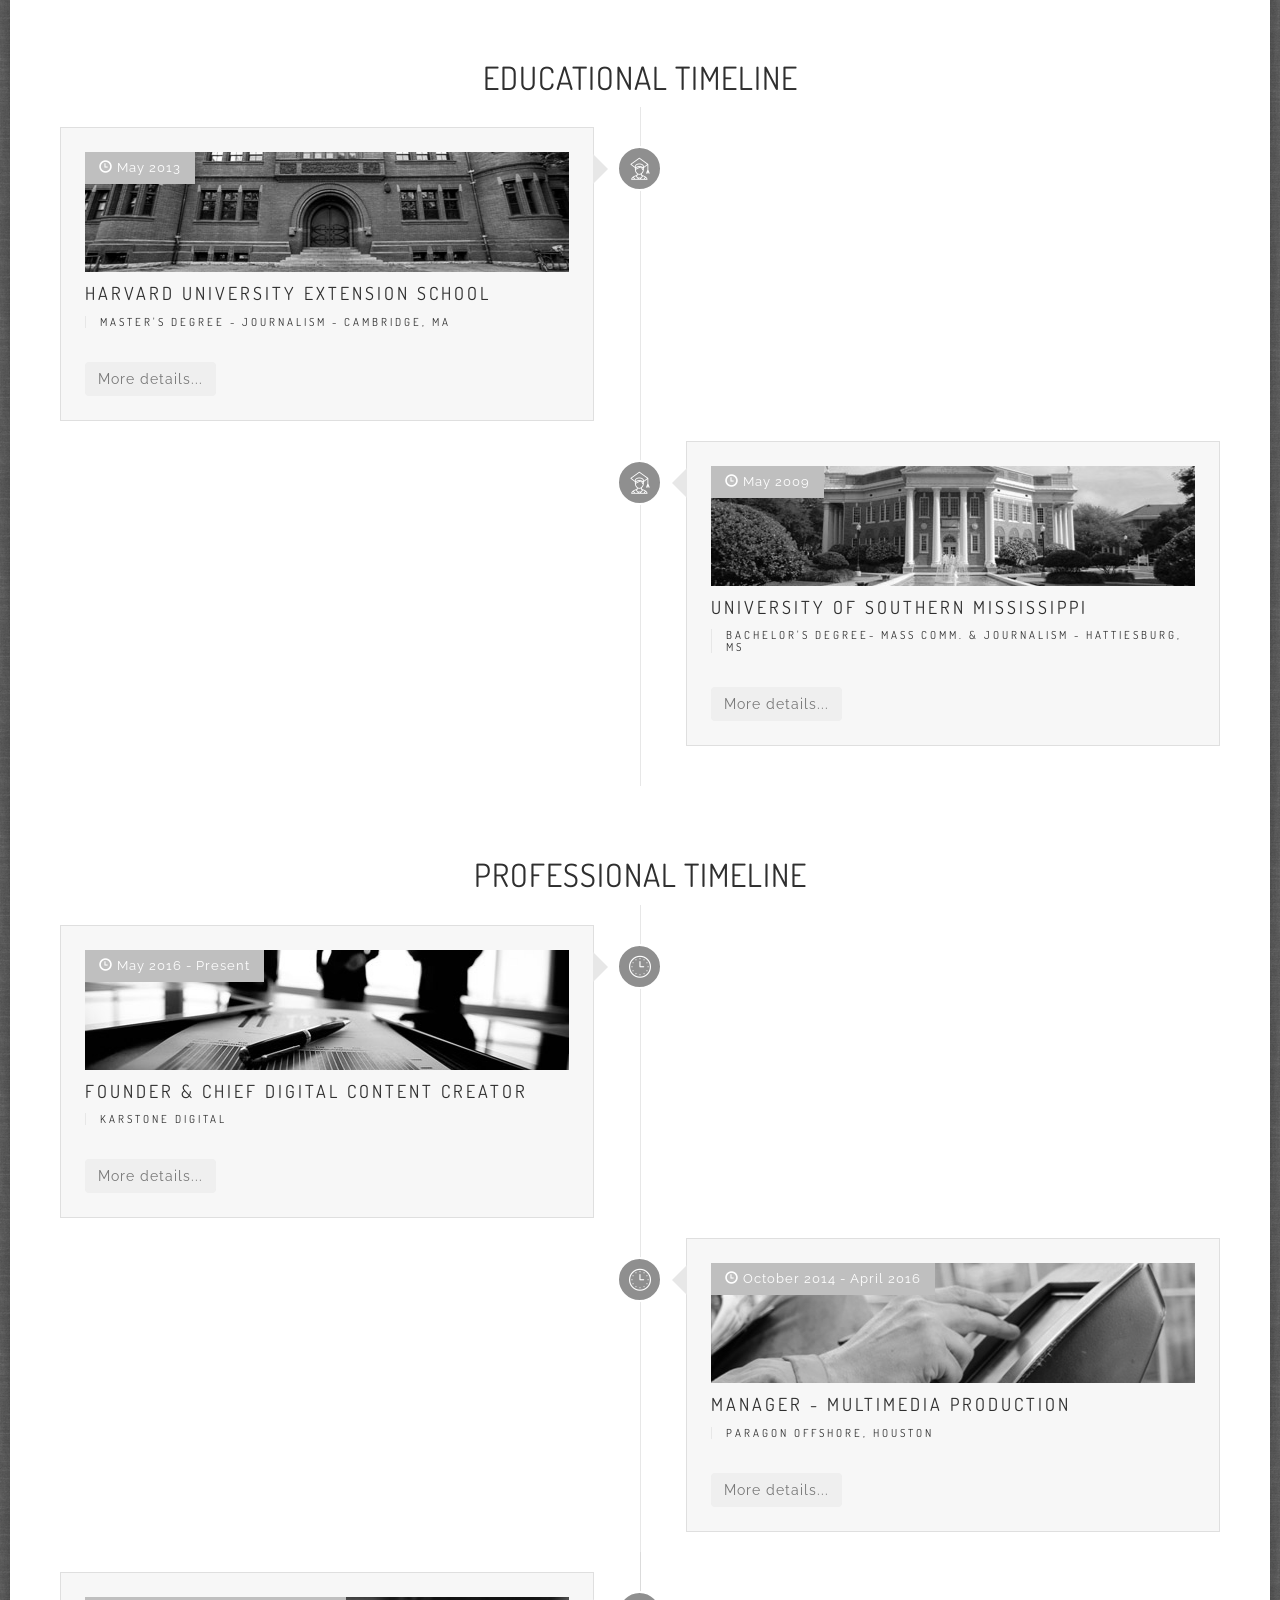
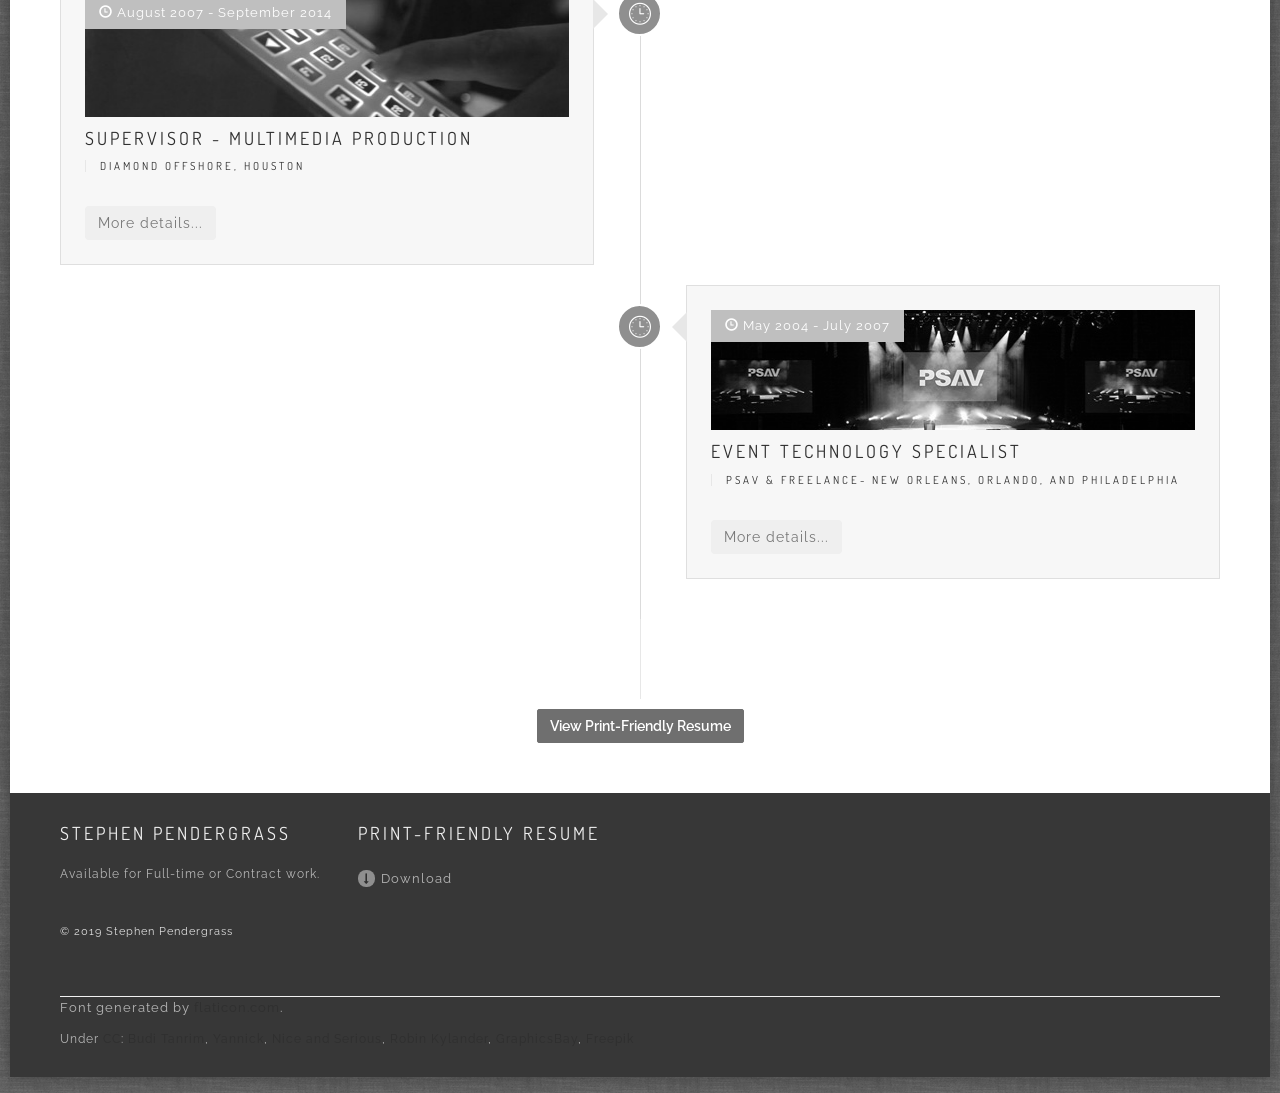
<file: resume.html>
<!DOCTYPE html>
<html lang="en">
<!--[if IE 9]>
<html class="ie9" lang="en">    <![endif]-->
<!--[if IE 8]>
<html class="ie8" lang="en">    <![endif]-->
<head>
   <meta charset="UTF-8">
   <meta http-equiv="X-UA-Compatible" content="IE=edge">
   <meta name=viewport content="width=device-width, initial-scale=1">
   <meta name="robots" content="noindex, nofollow">

   <title>SDP Pro Site | Resume</title>

   <meta name="description" content="resume">
   <meta name="keywords" content="">

   <!-- CSS -->
   <link href="assets/vendor/bootstrap/css/bootstrap.min.css"        property='stylesheet' rel="stylesheet" type="text/css" media="screen"/>
   <link href="assets/vendor/fontawesome/css/font-awesome.min.css"   property='stylesheet' rel="stylesheet" type="text/css" media="screen"/>
   <link href="assets/vendor/flaticons/flaticon.css"                 property='stylesheet' rel="stylesheet" type="text/css" media="screen"/>
   <link href="assets/vendor/hover/css/hover-min.css"                property='stylesheet' rel="stylesheet" type="text/css" media="screen"/>
   <link href="assets/vendor/wow/animate.css"                        property='stylesheet' rel="stylesheet" type="text/css" media="screen"/>
   <link href="assets/vendor/mfp/css/magnific-popup.css"             property='stylesheet' rel="stylesheet" type="text/css" media="screen"/>
   <!-- Remove this for disable demo panel styles -->
   <!--<link href="assets/vendor/styleselector/styleselector.css"        property='stylesheet' rel="stylesheet" type="text/css" media="screen"/> -->
   <!-- Custom styles -->
   <link href="assets/custom/css/greyscale.css"                          property='stylesheet' rel="stylesheet" type="text/css" media="screen"/>

   <style>
      #preloader {
         position: fixed;
         left: 0;
         top: 0;
         z-index: 99999;
         width: 100%;
         height: 100%;
         overflow: visible;
         background: #666666 url("assets/custom/images/preloader.gif") no-repeat center center; }
   </style>

</head>

<body class="boxed">


<!--Pre-Loader-->
<div id="preloader"></div>

<header>

   <section id="top-navigation" class="container-fluid nopadding">
      <div class="row nopadding ident ui-bg-color01">
         <!-- Photo -->
         <a href="#!">
            <div class="col-md-5 col-lg-4 vc-photo">&nbsp;</div>
         </a>
         <!-- /Photo -->
         <div class="col-md-7 col-lg-8 vc-name nopadding">
            <!-- Name-Position -->
            <div class="row nopadding name">
               <div class="col-md-10 name-title"><h2 class="font-accident-two-light uppercase">Stephen Pendergrass</h2></div>
               <div class="col-md-2 nopadding name-pdf">
                  <a target="_blank" href="assets/print_friendly_resume_SDP.pdf" class="hvr-sweep-to-right"><i class="flaticon-download167" title="Download Resume"></i></a>
               </div>
            </div>
            <div class="row nopadding position">
               <div class="col-md-10 position-title">

                  <section class="cd-intro">
                     <h4 class="cd-headline clip is-full-width font-accident-two-normal uppercase">
                        <span>A Proven </span>
                        <span class="cd-words-wrapper">
                           <b class="is-visible">Problem Solver</b>
                           <b>Influencer</b>
                           <b>Self-Starter</b>
                        </span>
                     </h4>
                  </section>

               </div>
               <div class="col-md-2 nopadding pdf">
                  <a href="https://www.linkedin.com/in/stephenpendergrass" class="hvr-sweep-to-right"><i class="flaticon-linkedin22" title="LinkedIn"></i></a>
               </div>
            </div>
            <!-- /Name-Position -->

            <!-- Main Navigation -->

            <ul id="nav" class="row nopadding cd-side-navigation">
               <li class="col-xs-4 col-sm-2 nopadding menuitem ui-menu-color01">
                  <a href="index.html" class="hvr-sweep-to-bottom"><i class="flaticon-insignia"></i><span>home</span></a>
               </li>
               <li class="col-xs-4 col-sm-2 nopadding menuitem ui-menu-color02">
                  <a href="resume.html" class="hvr-sweep-to-bottom"><i class="flaticon-graduation61"></i><span>resume</span></a>
               </li>
               <li class="col-xs-4 col-sm-2 nopadding menuitem ui-menu-color03">
                  <a href="portfolio.html" class="hvr-sweep-to-bottom"><i class="flaticon-book-bag2"></i><span>portfolio</span></a>
               </li>
               <li class="col-xs-4 col-sm-2 nopadding menuitem ui-menu-color04">
                  <a href="influences.html" class="hvr-sweep-to-bottom"><i class="flaticon-bird97"></i><span>influences</span></a>
               </li>
               <li class="col-xs-4 col-sm-2 nopadding menuitem ui-menu-color05">
                  <a href="prescreening.html" class="hvr-sweep-to-bottom"><i class="flaticon-circle-5"></i><span>pre-screening</span></a>
               </li>
               <li class="col-xs-4 col-sm-2 nopadding menuitem ui-menu-color06">
                  <a href="contacts.html" class="hvr-sweep-to-bottom"><i class="flaticon-earphones18"></i><span>contact</span></a>
               </li>
            </ul>

            <!-- /Main Navigation -->

         </div>
      </div>
   </section>

</header>

<!-- Container -->
<div class="content-wrap">

   <div id="resume" class="inner-content">

      <section id="page-title" class="inner-section">
         <div class="container-fluid nopadding wow fadeInRight" data-wow-delay="0.2s" data-wow-offset="10">
            <h2 class="font-accident-two-normal uppercase">Resume</h2>
            <h5 class="font-accident-one-bold uppercase subtitle">I'm a seasoned creative professional who knows how to develop and execute communications strategies that improve performance in measurable ways.</h5>
            <p class="small fontcolor-medium">

            </p>
            <div class="dividewhite2"></div>
         </div>
      </section>

      <!-- Professional Skills -->
      <section id="m-details" class="inner-section bg-color02">

         <div class="container-fluid nopadding">

            <div class="wow fadeInDown" data-wow-delay="0.4s" data-wow-offset="10">
               <h3 class="font-accident-two-normal uppercase text-center">Professional Skills</h3>
               <p class="small text-center fontcolor-medium">

               </p>
               <div class="dividewhite4"></div>
            </div>



            <div class="row">
               <div class="col-md-3 infoblock text-center wow fadeInLeft" data-wow-delay="0.6s" data-wow-offset="10">
                  <div class="row">
                     <div class="col-md-12"><i class="fa fa-bar-chart"></i></div>
                     <div class="col-md-12">
                        <div class="dividewhite1"></div>
                        <h5 class="font-accident-one-bold uppercase">Strategic Communications</h5>
                        <p class="small">
                           Experience working with executives and leaders from a wide range of departments- HSE, HR, IT, Operations, Marketing, Compliance, Training, and more- to identify and remove communication barriers, to manage change initiatives, and to improve performance in measurable ways.
                        </p>
                     </div>
                  </div>
                  <div class="divider-dynamic"></div>
               </div>
               <div class="col-md-3 infoblock text-center wow fadeInUp" data-wow-delay="0.6s" data-wow-offset="10">
                  <div class="row">
                     <div class="col-md-12"><i class="fa fa-pencil-square-o"></i></div>
                     <div class="col-md-12">
                        <div class="dividewhite1"></div>
                        <h5 class="font-accident-one-bold uppercase">Technical & Creative Writing</h5>
                        <p class="small">
                           Extensive experience writing for global and diverse audiences, including the writing of executive letters and announcements, policies and procedures, brand standards guides, how-to documents, video scripts, content for intranets and websites, advertisements, and much more.
                        </p>
                     </div>
                  </div>
                  <div class="divider-dynamic"></div>
               </div>
               <div class="col-md-3 infoblock text-center wow fadeInUp" data-wow-delay="0.6s" data-wow-offset="10">
                  <div class="row">
                     <div class="col-md-12"><i class="fa fa-desktop"></i></div>
                     <div class="col-md-12">
                        <div class="dividewhite1"></div>
                        <h5 class="font-accident-one-bold uppercase">Multimedia Development</h5>
                        <p class="small">
                           Nearly 20 years' experience producing a wide range of media including training and marketing videos, magazines and newsletters, digital assets for employee intranets and external websites, interactive e-learning modules, posters and brochures, town halls and management meetings, and more.
                        </p>
                     </div>
                  </div>
                  <div class="divider-dynamic"></div>
               </div>
               <div class="col-md-3 infoblock text-center wow fadeInRight" data-wow-delay="0.6s" data-wow-offset="10">
                  <div class="row">
                     <div class="col-md-12"><i class="fa fa-calendar"></i></div>
                     <div class="col-md-12">
                        <div class="dividewhite1"></div>
                        <h5 class="font-accident-one-bold uppercase">Project Management & Leadership</h5>
                        <p class="small">
                           Experience managing crews, budgets, and production schedules for communications projects in places like Mexico, Brazil, the Middle East, the United Kingdom, Australia, Romania, and South Korea, all in addition to managing hundreds of independent projects from the U.S. headquarter offices.
                        </p>
                     </div>
                  </div>
                  <div class="divider-dynamic"></div>
               </div>
            </div>

            <div class="dividewhite2"></div>

         </div>

      </section>
      <!-- Professional Skills -->

            <!-- Personal Strengths -->
      <section id="m-details" class="inner-section bg-color02">

         <div class="container-fluid nopadding">

            <div class="wow fadeInDown" data-wow-delay="0.4s" data-wow-offset="10">
               <h3 class="font-accident-two-normal uppercase text-center">Personal strengths</h3>
               <p class="small text-center fontcolor-medium">

               </p>
               <div class="dividewhite4"></div>
            </div>



            <div class="row">
               <div class="col-md-3 infoblock text-center wow fadeInLeft" data-wow-delay="0.6s" data-wow-offset="10">
                  <div class="row">
                     <div class="col-md-12"><i class="fa fa-lightbulb-o"></i></div>
                     <div class="col-md-12">
                        <div class="dividewhite1"></div>
                        <h5 class="font-accident-one-bold uppercase">Creative Problem Solver</h5>
                        <p class="small">
                           Proven ability to think in original ways to solve organizational problems and achieve specific business objectives through improved communications.
                        </p>
                     </div>
                  </div>
                  <div class="divider-dynamic"></div>
               </div>
               <div class="col-md-3 infoblock text-center wow fadeInUp" data-wow-delay="0.6s" data-wow-offset="10">
                  <div class="row">
                     <div class="col-md-12"><i class="fa fa-calculator"></i></div>
                     <div class="col-md-12">
                        <div class="dividewhite1"></div>
                        <h5 class="font-accident-one-bold uppercase">Business-minded</h5>
                        <p class="small">
                           Demonstrated ability to work closely with executives and department leaders to develop cost-effective communications strategies to help achieve their business objectives.
                        </p>
                     </div>
                  </div>
                  <div class="divider-dynamic"></div>
               </div>
               <div class="col-md-3 infoblock text-center wow fadeInUp" data-wow-delay="0.6s" data-wow-offset="10">
                  <div class="row">
                     <div class="col-md-12"><i class="fa fa-line-chart"></i></div>
                     <div class="col-md-12">
                        <div class="dividewhite1"></div>
                        <h5 class="font-accident-one-bold uppercase">Results-Driven</h5>
                        <p class="small">
                            Proven ability to continuously analyze and measure the effectiveness of communications campaigns against the time, money, and resources funneled into them.
                        </p>
                     </div>
                  </div>
                  <div class="divider-dynamic"></div>
               </div>
               <div class="col-md-3 infoblock text-center wow fadeInRight" data-wow-delay="0.6s" data-wow-offset="10">
                  <div class="row">
                     <div class="col-md-12"><i class="fa fa-battery-full"></i></div>
                     <div class="col-md-12">
                        <div class="dividewhite1"></div>
                        <h5 class="font-accident-one-bold uppercase">High-Energy</h5>
                        <p class="small">
                           Very comfortable working in (and often creating) fast-paced work environments. Always a self-starter who can work independently or with a team to set and meet deadlines.
                        </p>
                     </div>
                  </div>
                  <div class="divider-dynamic"></div>
               </div>
            </div>

            <div class="dividewhite2"></div>

         </div>

      </section>
      <!-- Personal Strengths -->

      <!-- Timeline Block -->
      <section id="timeline-vertical" class="inner-section">

         <div class="container-fluid nopadding">

            <div class="text-center wow fadeInDown" data-wow-delay="0.6s" data-wow-offset="10">

               <h3 class="font-accident-two-normal uppercase">Educational Timeline</h3>
            </div>

            <ul class="timeline-vert timeline-light">
               <li>
                  <div class="timeline-badge primary"><i class="flaticon-graduation61"></i></div>
                  <div class="timeline-panel wow fadeInLeft" data-wow-delay="0.3s" data-wow-offset="10">
                     <p class="timeline-time fontcolor-invert"><i class="glyphicon glyphicon-time"></i> May 2013</p>
                     <div class="timeline-photo ed-timeline-bg01-01"></div>
                     <div class="timeline-heading">
                        <h4 class="font-accident-two-normal uppercase">Harvard University Extension School</h4>
                        <h6 class="font-accident-two-normal uppercase">Master's Degree - Journalism - Cambridge, MA</h6><br>
                        <button class="btn" data-toggle="collapse" data-target="#School1">More details...</button>

                        <div id="School1" class="collapse"><br>
                        <h6>
                           <ul>
                              <li class = "font-accident-one-bold uppercase subtitle">Summary</li>
                              <li>The degree coursework drastically improved my ability to engage audiences using a wide range of media technologies.</li>
                              <li>Most coursework dovetailed with the needs of my Fortune 500 employer, which allowed me to apply advanced academic theory to Fortune 500-level challenges throughout the duration of the program.</li>
                           </ul>
                        </h6>
                        </div>
                     </div>
                  </div>
               </li>
               <li class="timeline-inverted">
                  <div class="timeline-badge success"><i class="flaticon-graduation61"></i></div>
                  <div class="timeline-panel wow fadeInRight" data-wow-delay="0.3s" data-wow-offset="10">
                     <p class="timeline-time fontcolor-invert"><i class="glyphicon glyphicon-time"></i> May 2009</p>
                     <div class="timeline-photo ed-timeline-bg02"></div>
                     <div class="timeline-heading">
                        <h4 class="font-accident-two-normal uppercase">University of Southern Mississippi</h4>
                        <h6 class="font-accident-two-normal uppercase">Bachelor's Degree- Mass Comm. & Journalism - Hattiesburg, MS</h6><br>
                        <button class="btn" data-toggle="collapse" data-target="#School2">More details...</button>

                        <div id="School2" class="collapse"><br>
                        <h6>
                           <ul>
                              <li class = "font-accident-one-bold uppercase subtitle">Summary</li>
                              <li>The degree coursework improved my ability to write technically and creatively, and gave me a solid foundation in video production and graphic design.</li>
                              <li>To complement my coursework, I frequently took semesters off to work in the field, which always enhanced knowledge gained from classroom experience.</li>
                           </ul>
                        </h6>
                        </div>
                     </div>
                  </div>
               </li>
            </ul>

            <div class="dividewhite4"></div>
            <div class="text-center wow fadeInDown" data-wow-delay="0.6s" data-wow-offset="10">
            <h3 class="font-accident-two-normal uppercase">Professional Timeline</h3>
            </div>
            <ul class="timeline-vert timeline-light">
               <li>
                  <div class="timeline-badge primary"><i class="flaticon-clocks18"></i></div>
                  <div class="timeline-panel wow fadeInLeft" data-wow-delay="0.3s" data-wow-offset="10">
                     <p class="timeline-time fontcolor-invert"><i class="glyphicon glyphicon-time"></i> May 2016 - Present</p>
                     <div class="timeline-photo timeline-bg01-01"></div>
                     <div class="timeline-heading">
                        <h4 class="font-accident-two-normal uppercase"> Founder & Chief Digital Content Creator</h4>
                        <h6 class="font-accident-two-normal uppercase">Karstone Digital</h6><br>
                        <button class="btn" data-toggle="collapse" data-target="#Employer1">More details...</button>

                        <div id="Employer1" class="collapse"><br>
                        <h6>
                           <ul>
                              <li class = "font-accident-one-bold uppercase subtitle">Company Summary</li>
                              <li>Using my extensive experience in communications strategy and tactical execution, I provide consultation and multimedia development assistance to organizations large and small.</li>
                              <li class = "font-accident-one-bold uppercase subtitle">Chief Responsibilities</li>
                              <li>Provide counsel to organizational leadership to build or improve communications infrastructures, and help them develop cost-effective communications plans that support critical business objectives.</li>
                              <li>Develop, from concept to completion, a wide range of multimedia products- websites, videos, magazines, technical documents, live events, magazines, e-learning, etc.- designed to improve operational performance, simplify procedures, and create an employee culture that mirrors leadership's vision.</li>
                           </ul>
                        </h6>
                        </div>
                     </div>
                  </div>
               </li>
               <li class="timeline-inverted">
                  <div class="timeline-badge success"><i class="flaticon-clocks18"></i></div>
                  <div class="timeline-panel wow fadeInRight" data-wow-delay="0.3s" data-wow-offset="10">
                     <p class="timeline-time fontcolor-invert"><i class="glyphicon glyphicon-time"></i> October 2014 - April 2016</p>
                     <div class="timeline-photo timeline-bg02-01"></div>
                     <div class="timeline-heading">
                        <h4 class="font-accident-two-normal uppercase">Manager - Multimedia Production</h4>
                        <h6 class="font-accident-two-normal uppercase">Paragon Offshore, Houston</h6><br>
                        <button class="btn" data-toggle="collapse" data-target="#Employer2">More details...</button>

                        <div id="Employer2" class="collapse"><br>
                        <h6>
                           <ul>
                              <li class = "font-accident-one-bold uppercase subtitle">Company Summary</li>
                              <li>Paragon Offshore, spun off from Noble Corporation in 2014, is a former S&P SmallCap 600 company and one of the largest standard-specification drilling companies in the world.</li>
                              <li class = "font-accident-one-bold uppercase subtitle">Chief Responsibilities</li>
                              <li>Hired to support the Sr. VP of Investor Relations, Strategy & Planning in the development of communications strategies, associated multimedia, and their implementation on a global scale and across multiple channels. </li>
                              <li class = "font-accident-one-bold uppercase subtitle">Short List of Accomplishments</li>
                              <li>Supported the creation of and managed the company's SharePoint employee intranet landing page, which reached thousands of employees around the globe with up-to-date news, KPI's, executive interviews, and more.</li>
                              <li>Led the company's first international employee communications audit and found dozens of ways to improve communications and employee engagement.</li>
                              <li>Led the production of the first orientation/company culture videos for the organization's international assets in locations such as Brazil, Mexico, and the Middle East which led to improved safety and operational performance. </li>
                              <li>Provided key support in the development of employee magazines and annual reports, including content creation, project management, budgeting, and distribution.</li>
                              <li>Shot thousands of photographs and hundreds of hours of video footage to build and organize the company's media library assets which were critical to marketing, training, and public relations initiatives.</li>
                              <li>Provided key support for the company's town hall and global management meetings, and managed the distribution of the content to employees worldwide.</li>
                              <li>Provided counsel to several department leaders for the branding of several successful internal performance programs and initiatives.</li>
                              <li>Improved aspects of the corporate brand standards guide with regard to word choice and logo use to support leadership's goal of worldwide, corporate language alignment.</li>
                           </ul>
                        </h6>
                        </div>
                     </div>
                  </div>
               </li>
               <ul class="timeline-vert timeline-light">
               <li>
                  <div class="timeline-badge primary"><i class="flaticon-clocks18"></i></div>
                  <div class="timeline-panel wow fadeInLeft" data-wow-delay="0.3s" data-wow-offset="10">
                     <p class="timeline-time fontcolor-invert"><i class="glyphicon glyphicon-time"></i> August 2007 - September 2014</p>
                     <div class="timeline-photo timeline-bg03-01"></div>
                     <div class="timeline-heading">
                        <h4 class="font-accident-two-normal uppercase">Supervisor - Multimedia Production</h4>
                        <h6 class="font-accident-two-normal uppercase">Diamond Offshore, Houston</h6><br>
                        <button class="btn" data-toggle="collapse" data-target="#Employer3">More details...</button>

                        <div id="Employer3" class="collapse"><br>
                        <h6>
                           <ul>
                              <li class = "font-accident-one-bold uppercase subtitle">Company Summary</li>
                              <li>Diamond Offshore is one of the world's leading deepwater drilling companies. At the time of employment, the company had a market cap around $5 billion and was an industry leader in safety and efficiency. </li>
                              <li class = "font-accident-one-bold uppercase subtitle">Chief Responsibilities</li>
                              <li>Began career at Diamond Offshore as a Roustabout on an oil rig, then transferred to headquarters to report to VP of HSE. Initially, was chiefly responsible for supporting HSE’s worldwide internal communications, but was increasingly entrusted with providing strategic communications and multimedia support to all departments, offices, and assets worldwide. </li>
                              <li><em>Promotion/Title Journey: Roustabout, Video Production Specialist, Video Production Coordinator, then Multimedia Production Supervisor.</em></li>
                              <li class = "font-accident-one-bold uppercase subtitle">Short List of Accomplishments</li>
                              <li>Supported the HSE and Operations teams in developing the company's first worldwide behavior-based safety program which led to cost savings, reduced incidents, and safer behavior among employees and third-party contractors.</li>
                              <li>Launched the company's first employee-focused safety culture magazine, managing everything from original concept to worldwide distribution.</li>
                              <li>Successfully produced critical marketing, training, and employee culture videos to win contracts, enhance employee skills, and align employee behavior with the company's desired identity.</li>
                              <li>· Served as proxy for VP of HSE on the company's official website committee to ensure corporate values related to HSE excellence were represented throughout the site, and served as a proofreader for all departments' content.</li>
                              <li>Served on committee to create the company's first robust employee intranet, contributing to strategic content and UX/UI design considerations.</li>
                              <li>Served on committee to revamp the company's global safety management system, and was responsible to help ensure that adequate training materials were produced with special emphasis on employee buy-in.</li>
                              <li>Served on a committee to help address problems with recruiting qualified candidates in Romania for special, high-risk positions; and went on to produce the multimedia that dramatically improved the recruitment outcomes.</li>
                              <li>Served in an R&D capacity on a special committee to develop a "hands-free" tool to help eliminate hand injuries on rigs. The tool was successful and went on to be produced by a vendor and is now used by companies all over the world.</li>

                           </ul>
                        </h6>
                        </div>
                     </div>
                  </div>
               </li>
               <li class="timeline-inverted">
                  <div class="timeline-badge warning"><i class="flaticon-clocks18"></i></div>
                  <div class="timeline-panel wow fadeInRight" data-wow-delay="0.3s" data-wow-offset="10">
                     <p class="timeline-time fontcolor-invert"><i class="glyphicon glyphicon-time"></i> May 2004 - July 2007</p>
                     <div class="timeline-photo timeline-bg04-01"></div>
                     <div class="timeline-heading">
                        <h4 class="font-accident-two-normal uppercase">Event Technology Specialist</h4>
                        <h6 class="font-accident-two-normal uppercase">PSAV & Freelance- New Orleans, Orlando, and Philadelphia</h6><br>
                        <button class="btn" data-toggle="collapse" data-target="#Employer4">More details...</button>

                        <div id="Employer4" class="collapse"><br>
                        <h6>
                           <ul>
                              <li class = "font-accident-one-bold uppercase subtitle">Company & Freelance Summary</li>
                              <li>PSAV is one of the world's largest audiovisual staging companies, and excels at providing technical and creative support in a multitude of venues. Although I worked with PSAV in a full-time capacity in Philadelphia for roughly a year, most of my relationship with them over the years was as a freelancer by choice.</li>
                              <li class = "font-accident-one-bold uppercase subtitle">Chief Responsibilities</li>
                              <li>Brought on to help set up and operate audiovisual equipment, but quickly earned the added responsibility of working with clients to ensure their upcoming shows and events exceeded their expectations.</li>
                              <li class = "font-accident-one-bold uppercase subtitle">Key Accomplishments</li>
                              <li>Assisted in the production of a wide range of corporate events, including large-scale, high-budget shows for Anheuser-Busch, Bank One, American Heart Association, and many others.</li>
                              <li>Worked closely with event managers and large teams to ensure flawless execution throughout the production process.</li>
                              <li>Worked backstage to help prepare speakers before presenting, including high-profile speakers such as politicians and celebrities.</li>
                           </ul>
                        </h6>
                        </div>
                     </div>
                  </div>
               </li>
            </ul>
         <div class="dividewhite6"></div>
         </div>
         <div class="text-center">
               <a target="_blank" href="assets/print_friendly_resume_SDP.pdf" class="btn btn-darker">View Print-Friendly Resume</a>
            </div>

      </section>
      <!-- /Timeline Block -->

   </div>

</div>

<footer class="padding-50 ui-bg-color02">
   <div class="container-fluid nopadding">
      <div class="row wow fadeInDown" data-wow-delay=".2s" data-wow-offset="10">
         <div class="col-md-3">
            <h4 class="font-accident-two-normal uppercase">Stephen Pendergrass</h4>
            <p class="inline-block">
               Available for Full-time or Contract work.
            </p>
            <div class="divider-dynamic"></div>
         </div>
         <div class="col-md-3 cv-link">
            <h4 class="font-accident-two-normal uppercase">Print-Friendly Resume</h4>
            <div class="dividewhite1"></div>
            <a target="_blank" href="assets/print_friendly_resume_SDP.pdf"><i class="fa fa-long-arrow-down" aria-hidden="true"></i>Download</a>
            <div class="divider-dynamic"></div>
         </div>

         <!-- /NEWSLETTER -->

         <!--<div class="col-md-3">
            <h4 class="font-accident-two-normal uppercase">Newsletter</h4>
            <div class="dividewhite1"></div>
            <input class="newsletter-email" type="email" required="" name="ne" placeholder="Your Email">
            <!--<p>Lorem ipsum dolor sit amet...</p>
            <div class="divider-dynamic"></div>
         </div>

         <!-- /FOLLOW ME -->
         <!--<div class="col-md-3">
            <h4 class="font-accident-two-normal uppercase">Follow me</h4>
            <div class="follow">
               <ul class="list-inline social">
                  <li><a target="_blank" href="#" class="rst-icon-facebook"><i class="fa fa-facebook"></i></a></li>
                  <li><a target="_blank" href="#" class="rst-icon-twitter"><i class="fa fa-twitter"></i></a></li>
                  <li><a target="_blank" href="#" class="rst-icon-pinterest"><i class="fa fa-pinterest"></i></a></li>
                  <li><a target="_blank" href="#" class="rst-icon-instagram"><i class="fa fa-instagram"></i></a></li>
                  <li><a target="_blank" href="#" class="rst-icon-youtube"><i class="fa fa-youtube"></i></a></li>
               </ul>

            </div>-->
            <div class="divider-dynamic"></div>
         </div>
      </div>
      <div class="dividewhite1"></div>
      <div class="row wow fadeInDown" data-wow-delay=".4s" data-wow-offset="10">
         <div class="col-md-12 copyrights">
            <p>© 2019 Stephen Pendergrass</p>
         </div>
      </div>
   </div><br><br><hr>
   Font generated by <a href="http://www.flaticon.com">flaticon.com</a>. <p>Under <a href="http://creativecommons.org/licenses/by/3.0/">CC</a>: <a data-file="download149" href="http://www.flaticon.com/authors/budi-tanrim">Budi Tanrim</a>, <a data-file="clipboard80" href="http://www.flaticon.com/authors/yannick">Yannick</a>, <a data-file="placeholders4" href="http://www.flaticon.com/authors/nice-and-serious">Nice and Serious</a>, <a data-file="circle-6" href="http://www.flaticon.com/authors/robin-kylander">Robin Kylander</a>, <a data-file="three-1" href="http://www.flaticon.com/authors/graphicsbay">GraphicsBay</a>, <a data-file="tool-1" href="http://www.freepik.com">Freepik</a></p>
   </div>
</footer>

<div id="image-cache" class="hidden"></div>

<!-- JS -->
<script src="assets/vendor/jquery/js/jquery-2.2.0.min.js"            type="text/javascript"></script>
<script src="assets/vendor/bootstrap/js/bootstrap.min.js"            type="text/javascript"></script>
<script src="assets/vendor/imagesloaded/js/imagesloaded.pkgd.min.js" type="text/javascript"></script>
<script src="assets/vendor/isotope/js/isotope.pkgd.min.js"           type="text/javascript"></script>
<script src="assets/vendor/mfp/js/jquery.magnific-popup.min.js"      type="text/javascript"></script>
<script src="assets/vendor/circle-progress/circle-progress.js"       type="text/javascript"></script>
<script src="assets/vendor/waypoints/waypoints.min.js"               type="text/javascript"></script>
<script src="assets/vendor/anicounter/jquery.counterup.min.js"       type="text/javascript"></script>
<!--<script src="assets/vendor/wow/wow.min.js"                           type="text/javascript"></script>-->
<script src="assets/vendor/pjax/jquery.pjax.js"                      type="text/javascript"></script>
<script src="https://maps.google.com/maps/api/js"                    type="text/javascript"></script>
<!-- Remove this for disable demo panel script -->
<!--<script src="assets/vendor/styleselector/styleselector.js"           type="text/javascript"></script>
<!-- Custom scripts -->
<script src="assets/custom/js/custom.js"                             type="text/javascript"></script>

</body>
</html>
</file>
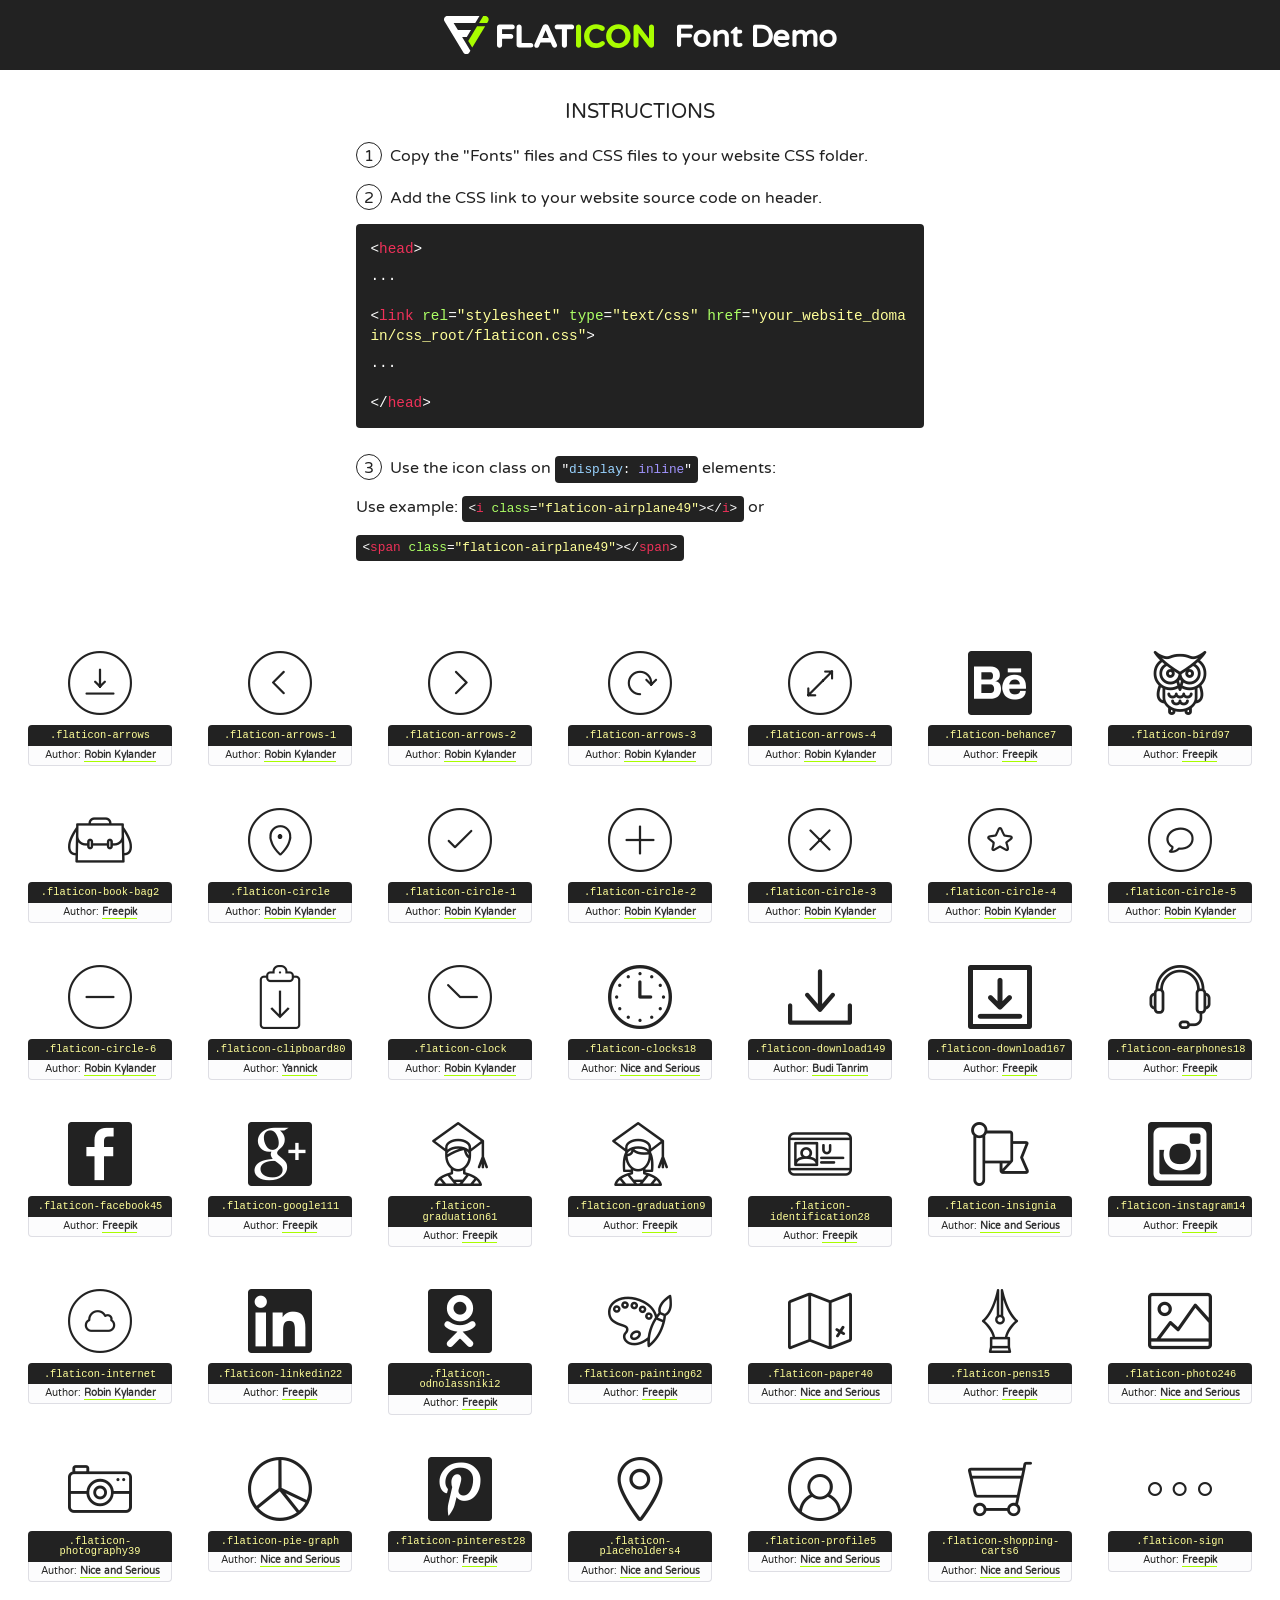
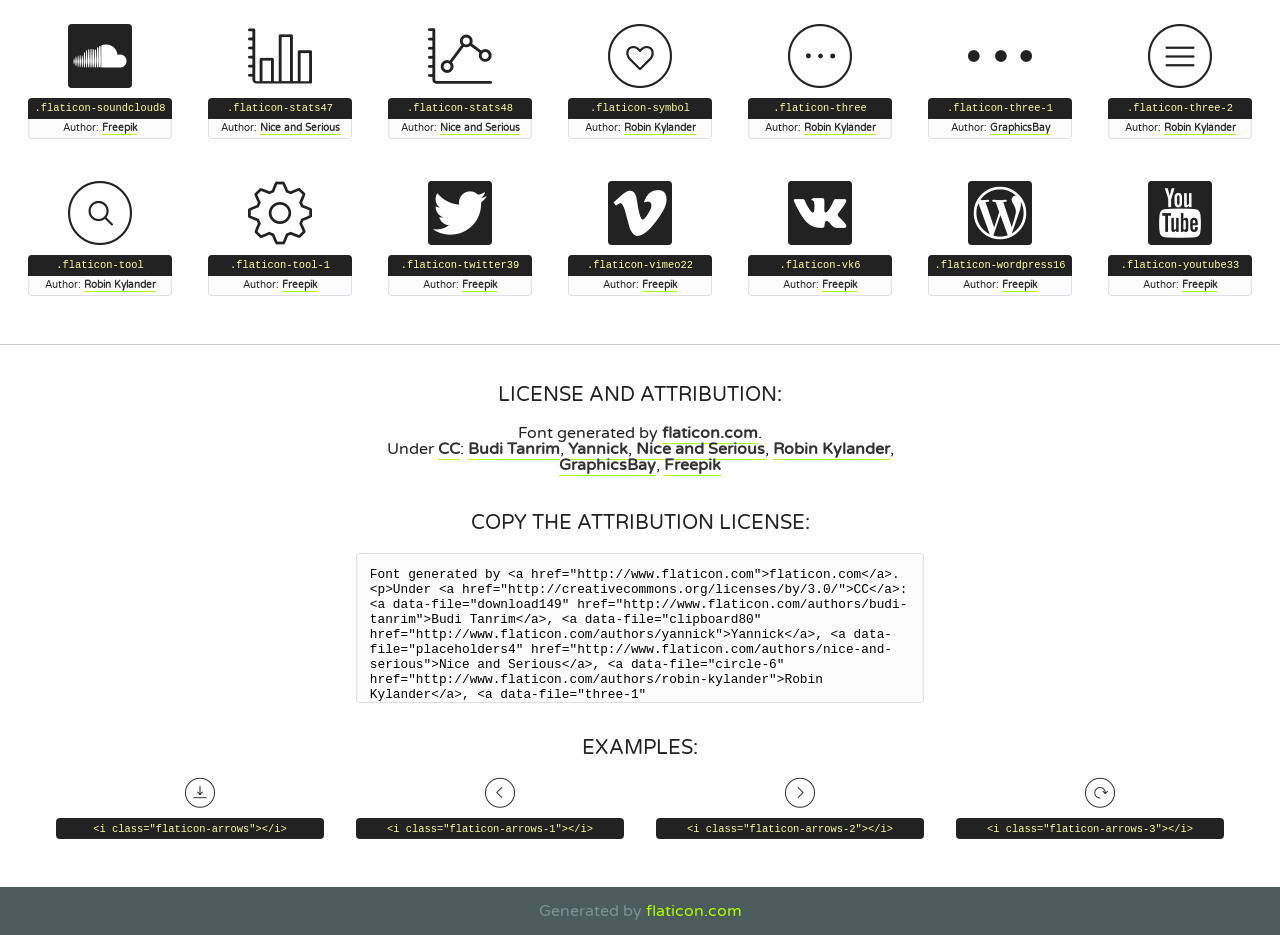
<file: assets/vendor/flaticons/flaticon.html>
<!DOCTYPE html>
<!--
  Flaticon icon font: Flaticon
  Creation date: 29/02/2016 10:08
-->
<html>
<!DOCTYPE html>
<html>

<head>
    <title>Flaticon WebFont</title>
    <link href="http://fonts.googleapis.com/css?family=Varela+Round" rel="stylesheet" type="text/css" />
    <link rel="stylesheet" type="text/css" href="flaticon.css">
    <meta charset="UTF-8">
    <style>
    html, body, div, span, applet, object, iframe,
    h1, h2, h3, h4, h5, h6, p, blockquote, pre,
    a, abbr, acronym, address, big, cite, code,
    del, dfn, em, img, ins, kbd, q, s, samp,
    small, strike, strong, sub, sup, tt, var,
    b, u, i, center,
    dl, dt, dd, ol, ul, li,
    fieldset, form, label, legend,
    table, caption, tbody, tfoot, thead, tr, th, td,
    article, aside, canvas, details, embed, 
    figure, figcaption, footer, header, hgroup, 
    menu, nav, output, ruby, section, summary,
    time, mark, audio, video {
        margin: 0;
        padding: 0;
        border: 0;
        font-size: 100%;
        font: inherit;
        vertical-align: baseline;
    }
    /* HTML5 display-role reset for older browsers */
    article, aside, details, figcaption, figure, 
    footer, header, hgroup, menu, nav, section {
        display: block;
    }
    body {
        line-height: 1;
    }
    ol, ul {
        list-style: none;
    }
    blockquote, q {
        quotes: none;
    }
    blockquote:before, blockquote:after,
    q:before, q:after {
        content: '';
        content: none;
    }
    table {
        border-collapse: collapse;
        border-spacing: 0;
    }
    body {
        font-family: 'Varela Round', Helvetica, Arial, sans-serif;
        font-size: 16px;
        color: #222;
    }
    a {
        color: #333;
        border-bottom: 1px solid #a9fd00;
        font-weight: bold;
        text-decoration: none;
    }
    * {
        -moz-box-sizing: border-box;
        -webkit-box-sizing: border-box;
        box-sizing: border-box;
        margin: 0;
        padding: 0;
    }
    [class^="flaticon-"]:before, [class*=" flaticon-"]:before, [class^="flaticon-"]:after, [class*=" flaticon-"]:after {
        font-family: Flaticon;
        font-size: 30px;
        font-style: normal;
        margin-left: 20px;
        color: #333;
    }
    .wrapper {
        max-width: 600px;
        margin: auto;
        padding: 0 1em;
    }
    .title {
        font-size: 1.25em;
        text-align: center;
        margin-bottom: 1em;
        text-transform: uppercase;
    }
    header {
        text-align: center;
        background-color: #222;
        color: #fff;
        padding: 1em;
    }
    header .logo {
        width: 210px;
        height: 38px;
        display: inline-block;
        vertical-align: middle;
        margin-right: 1em;
        border: none;
    }
    header strong {
        font-size: 1.95em;
        font-weight: bold;
        vertical-align: middle;
        margin-top: 5px;
        display: inline-block;
    }
    .demo {
        margin: 2em auto;
        line-height: 1.25em;
    }
    .demo ul li {
        margin-bottom: 1em;
    }
    .demo ul li .num {
        color: #222;
        border-radius: 20px;
        display: inline-block;
        width: 26px;
        padding: 3px;
        height: 26px;
        text-align: center;
        margin-right: 0.5em;
        border: 1px solid #222;
    }
    .demo ul li code {
        background-color: #222;
        border-radius: 4px;
        padding: 0.25em 0.5em;
        display: inline-block;
        color: #fff;
        font-family: Consolas,Monaco,Lucida Console,Liberation Mono,DejaVu Sans Mono,Bitstream Vera Sans Mono,Courier New, monospace;
        font-weight: lighter;
        margin-top: 1em;
        font-size: 0.8em;
        word-break: break-all;
    }
    .demo ul li code.big {
        padding: 1em;
        font-size: 0.9em;
    }
    .demo ul li code .red {
        color: #EF3159;
    }
    .demo ul li code .green {
        color: #ACFF65;
    }
    .demo ul li code .yellow {
        color: #FFFF99;
    }
    .demo ul li code .blue {
        color: #99D3FF;
    }
    .demo ul li code .purple {
        color: #A295FF;
    }
    .demo ul li code .dots {
        margin-top: 0.5em;
        display: block;
    }
    #glyphs {
        border-bottom: 1px solid #ccc;
        padding: 2em 0;
        text-align: center;
    }
    .glyph {
        display: inline-block;
        width: 9em;
        margin: 1em;
        text-align: center;
        vertical-align: top;
        background: #FFF;
    }
    .glyph .glyph-icon {
        padding: 10px;
        display: block;
        font-family:"Flaticon";
        font-size: 64px;
        line-height: 1;
    }
    .glyph .glyph-icon:before {
        font-size: 64px;
        color: #222;
        margin-left: 0;
    }
    .class-name {
        font-size: 0.65em;
        background-color: #222;
        color: #fff;
        border-radius: 4px 4px 0 0;
        padding: 0.5em;
        color: #FFFF99;
        font-family: Consolas,Monaco,Lucida Console,Liberation Mono,DejaVu Sans Mono,Bitstream Vera Sans Mono,Courier New, monospace;
    }
    .author-name {
        font-size: 0.6em;
        background-color: #fcfcfd;
        border: 1px solid #DEDEE4;
        border-top: 0;
        border-radius: 0 0 4px 4px;
        padding: 0.5em;
    }
    .class-name:last-child {
        font-size: 10px;
        color:#888;
    }
    .class-name:last-child a {
        font-size: 10px;
        color:#555;
    }
    .class-name:last-child a:hover {
        color:#a9fd00;
    }
    .glyph > input {
        display: block;
        width: 100px;
        margin: 5px auto;
        text-align: center;
        font-size: 12px;
        cursor: text;
    }
    .glyph > input.icon-input {
        font-family:"Flaticon";
        font-size: 16px;
        margin-bottom: 10px;
    }
    .attribution .title {
        margin-top: 2em;
    }
    .attribution textarea {
        background-color: #fcfcfd;
        padding: 1em;
        border: none;
        box-shadow: none;
        border: 1px solid #DEDEE4;
        border-radius: 4px;
        resize: none;
        width: 100%;
        height: 150px;
        font-size: 0.8em;
        font-family: Consolas,Monaco,Lucida Console,Liberation Mono,DejaVu Sans Mono,Bitstream Vera Sans Mono,Courier New, monospace;
        -webkit-appearance: none;
    }
    .iconsuse {
        margin: 2em auto;
        text-align: center;
        max-width: 1200px;
    }
    .iconsuse:after {
        content: '';
        display: table;
        clear: both;
    }
    .iconsuse .image {
        float: left;
        width: 25%;
        padding: 0 1em;
    }
    .iconsuse .image p {
        margin-bottom: 1em;
    }
    .iconsuse .image span {
        display: block;
        font-size: 0.65em;
        background-color: #222;
        color: #fff;
        border-radius: 4px;
        padding: 0.5em;
        color: #FFFF99;
        margin-top: 1em;
        font-family: Consolas,Monaco,Lucida Console,Liberation Mono,DejaVu Sans Mono,Bitstream Vera Sans Mono,Courier New, monospace;
    }
    #footer {
        text-align: center;
        background-color: #4C5B5C;
        color: #7c9192;
        padding: 1em;
    }
    #footer a {
        border: none;
        color: #a9fd00;
        font-weight: normal;
    }
    @media (max-width: 960px) {
        .iconsuse .image {
            width: 50%;
        }
    }
    @media (max-width: 560px) {
        .iconsuse .image {
            width: 100%;
        }
    }
    </style>
</head>

<body class="characters-off">

    <header>
        <a href="http://www.flaticon.com" target="_blank" class="logo">
            <svg version="1.1" xmlns="http://www.w3.org/2000/svg" xmlns:xlink="http://www.w3.org/1999/xlink" xmlns:a="http://ns.adobe.com/AdobeSVGViewerExtensions/3.0/" viewBox="0 0 560.875 102.036" enable-background="new 0 0 560.875 102.036" xml:space="preserve">
                <defs>
                </defs>
                <g>
                    <g class="letters">
                        <path fill="#ffffff" d="M141.596,29.675c0-3.777,2.985-6.767,6.764-6.767h34.438c3.426,0,6.15,2.728,6.15,6.15
                        c0,3.43-2.724,6.149-6.15,6.149h-27.674v13.091h23.719c3.429,0,6.151,2.724,6.151,6.15c0,3.43-2.723,6.149-6.151,6.149h-23.719
                        v17.574c0,3.773-2.986,6.761-6.764,6.761c-3.779,0-6.764-2.989-6.764-6.761V29.675z"></path>
                        <path fill="#ffffff" d="M193.844,29.149c0-3.781,2.985-6.767,6.764-6.767c3.776,0,6.763,2.985,6.763,6.767v42.957h25.039
                        c3.426,0,6.149,2.726,6.149,6.153c0,3.425-2.723,6.15-6.149,6.15h-31.802c-3.779,0-6.764-2.986-6.764-6.768V29.149z"></path>
                        <path fill="#ffffff" d="M241.891,75.71l21.438-48.407c1.492-3.341,4.215-5.357,7.906-5.357h0.792
                        c3.686,0,6.323,2.017,7.815,5.357l21.439,48.407c0.436,0.967,0.701,1.845,0.701,2.723c0,3.602-2.809,6.501-6.414,6.501
                        c-3.161,0-5.269-1.845-6.499-4.655l-4.132-9.661h-27.059l-4.301,10.102c-1.144,2.631-3.426,4.214-6.237,4.214
                        c-3.517,0-6.24-2.81-6.24-6.325C241.1,77.64,241.451,76.677,241.891,75.71z M279.932,58.666l-8.521-20.297l-8.526,20.297H279.932
                        z"></path>
                        <path fill="#ffffff" d="M314.864,35.387H301.86c-3.429,0-6.239-2.813-6.239-6.238c0-3.429,2.811-6.24,6.239-6.24h39.533
                        c3.426,0,6.237,2.811,6.237,6.24c0,3.425-2.811,6.238-6.237,6.238h-13.001v42.785c0,3.773-2.99,6.761-6.764,6.761
                        c-3.779,0-6.764-2.989-6.764-6.761V35.387z"></path>
                        <path fill="#A9FD00" d="M352.615,29.149c0-3.781,2.985-6.767,6.767-6.767c3.774,0,6.761,2.985,6.761,6.767v49.024
                        c0,3.773-2.987,6.761-6.761,6.761c-3.781,0-6.767-2.989-6.767-6.761V29.149z"></path>
                        <path fill="#A9FD00" d="M374.132,53.836v-0.179c0-17.481,13.178-31.801,32.065-31.801c9.22,0,15.459,2.458,20.557,6.238
                        c1.402,1.054,2.637,2.985,2.637,5.357c0,3.692-2.985,6.59-6.681,6.59c-1.845,0-3.071-0.702-4.044-1.319
                        c-3.776-2.813-7.729-4.393-12.562-4.393c-10.364,0-17.831,8.611-17.831,19.154v0.173c0,10.542,7.291,19.329,17.831,19.329
                        c5.715,0,9.492-1.756,13.359-4.834c1.049-0.874,2.458-1.491,4.039-1.491c3.429,0,6.325,2.813,6.325,6.236
                        c0,2.106-1.056,3.78-2.282,4.834c-5.539,4.834-12.036,7.733-21.878,7.733C387.572,85.464,374.132,71.493,374.132,53.836z"></path>
                        <path fill="#A9FD00" d="M433.009,53.836v-0.179c0-17.481,13.79-31.801,32.766-31.801c18.981,0,32.592,14.143,32.592,31.628v0.173
                        c0,17.483-13.785,31.807-32.769,31.807C446.625,85.464,433.009,71.32,433.009,53.836z M484.224,53.836v-0.179
                        c0-10.539-7.725-19.326-18.626-19.326c-10.893,0-18.449,8.611-18.449,19.154v0.173c0,10.542,7.73,19.329,18.626,19.329
                        C476.676,72.986,484.224,64.378,484.224,53.836z"></path>
                        <path fill="#A9FD00" d="M506.233,29.321c0-3.774,2.99-6.763,6.767-6.763h1.401c3.252,0,5.183,1.583,7.029,3.953l26.093,34.265
                        V29.059c0-3.692,2.99-6.677,6.681-6.677c3.683,0,6.671,2.985,6.671,6.677v48.934c0,3.78-2.987,6.765-6.764,6.765h-0.436
                        c-3.257,0-5.188-1.581-7.034-3.953l-27.056-35.492v32.944c0,3.687-2.985,6.676-6.678,6.676c-3.683,0-6.673-2.989-6.673-6.676
                        V29.321z"></path>
                    </g>
                    <g class="insignia">
                        <path fill="#ffffff" d="M48.372,56.137h12.517l11.156-18.537H37.186L25.688,18.539h57.825L94.668,0H9.271
                        C5.925,0,2.842,1.801,1.198,4.716c-1.644,2.907-1.593,6.482,0.134,9.343l50.38,83.501c1.678,2.781,4.689,4.476,7.938,4.476
                        c3.246,0,6.257-1.695,7.935-4.476l2.898-4.804L48.372,56.137z"></path>
                        <g class="i">
                            <path fill="#A9FD00" d="M93.575,18.539h0.031v0.004l21.652,0.004l2.705-4.488c1.727-2.861,1.778-6.436,0.133-9.343
                            C116.454,1.801,113.371,0,110.026,0h-5.294L93.575,18.539z"></path>
                            <polygon fill="#A9FD00" points="88.291,27.356 64.725,66.486 75.519,84.404 109.942,27.356"></polygon>
                        </g>
                    </g>
                </g>
            </svg>
        </a>
        <strong>Font Demo</strong>
    </header>


    <section class="demo wrapper">

        <p class="title">Instructions</p>

        <ul>
            <li>
                <span class="num">1</span>Copy the "Fonts" files and CSS files to your website CSS folder.
            </li>
            <li>
                <span class="num">2</span>Add the CSS link to your website source code on header.
                <code class="big">
                    &lt;<span class="red">head</span>&gt;
                    <br/><span class="dots">...</span>
                    <br/>&lt;<span class="red">link</span> <span class="green">rel</span>=<span class="yellow">"stylesheet"</span> <span class="green">type</span>=<span class="yellow">"text/css"</span> <span class="green">href</span>=<span class="yellow">"your_website_domain/css_root/flaticon.css"</span>&gt;
                    <br/><span class="dots">...</span>
                    <br/>&lt;/<span class="red">head</span>&gt;
                </code>
            </li>

            <li>
                <p>
                    <span class="num">3</span>Use the icon class on <code>"<span class="blue">display</span>:<span class="purple"> inline</span>"</code> elements:
                    <br />
                    Use example: <code>&lt;<span class="red">i</span> <span class="green">class</span>=<span class="yellow">&quot;flaticon-airplane49&quot;</span>&gt;&lt;/<span class="red">i</span>&gt;</code> or <code>&lt;<span class="red">span</span> <span class="green">class</span>=<span class="yellow">&quot;flaticon-airplane49&quot;</span>&gt;&lt;/<span class="red">span</span>&gt;</code>
            </li>
        </ul>

    </section>




   <section id="glyphs">          
    
      
        <div class="glyph"><div class="glyph-icon flaticon-arrows"></div>
            <div class="class-name">.flaticon-arrows</div>
            <div class="author-name">Author: <a data-file="arrows" href="http://www.flaticon.com/authors/robin-kylander">Robin Kylander</a> </div> 
        </div>        
        
        <div class="glyph"><div class="glyph-icon flaticon-arrows-1"></div>
            <div class="class-name">.flaticon-arrows-1</div>
            <div class="author-name">Author: <a data-file="arrows-1" href="http://www.flaticon.com/authors/robin-kylander">Robin Kylander</a> </div> 
        </div>        
        
        <div class="glyph"><div class="glyph-icon flaticon-arrows-2"></div>
            <div class="class-name">.flaticon-arrows-2</div>
            <div class="author-name">Author: <a data-file="arrows-2" href="http://www.flaticon.com/authors/robin-kylander">Robin Kylander</a> </div> 
        </div>        
        
        <div class="glyph"><div class="glyph-icon flaticon-arrows-3"></div>
            <div class="class-name">.flaticon-arrows-3</div>
            <div class="author-name">Author: <a data-file="arrows-3" href="http://www.flaticon.com/authors/robin-kylander">Robin Kylander</a> </div> 
        </div>        
        
        <div class="glyph"><div class="glyph-icon flaticon-arrows-4"></div>
            <div class="class-name">.flaticon-arrows-4</div>
            <div class="author-name">Author: <a data-file="arrows-4" href="http://www.flaticon.com/authors/robin-kylander">Robin Kylander</a> </div> 
        </div>        
        
        <div class="glyph"><div class="glyph-icon flaticon-behance7"></div>
            <div class="class-name">.flaticon-behance7</div>
            <div class="author-name">Author: <a data-file="behance7" href="http://www.freepik.com">Freepik</a> </div> 
        </div>        
        
        <div class="glyph"><div class="glyph-icon flaticon-bird97"></div>
            <div class="class-name">.flaticon-bird97</div>
            <div class="author-name">Author: <a data-file="bird97" href="http://www.freepik.com">Freepik</a> </div> 
        </div>        
        
        <div class="glyph"><div class="glyph-icon flaticon-book-bag2"></div>
            <div class="class-name">.flaticon-book-bag2</div>
            <div class="author-name">Author: <a data-file="book-bag2" href="http://www.freepik.com">Freepik</a> </div> 
        </div>        
        
        <div class="glyph"><div class="glyph-icon flaticon-circle"></div>
            <div class="class-name">.flaticon-circle</div>
            <div class="author-name">Author: <a data-file="circle" href="http://www.flaticon.com/authors/robin-kylander">Robin Kylander</a> </div> 
        </div>        
        
        <div class="glyph"><div class="glyph-icon flaticon-circle-1"></div>
            <div class="class-name">.flaticon-circle-1</div>
            <div class="author-name">Author: <a data-file="circle-1" href="http://www.flaticon.com/authors/robin-kylander">Robin Kylander</a> </div> 
        </div>        
        
        <div class="glyph"><div class="glyph-icon flaticon-circle-2"></div>
            <div class="class-name">.flaticon-circle-2</div>
            <div class="author-name">Author: <a data-file="circle-2" href="http://www.flaticon.com/authors/robin-kylander">Robin Kylander</a> </div> 
        </div>        
        
        <div class="glyph"><div class="glyph-icon flaticon-circle-3"></div>
            <div class="class-name">.flaticon-circle-3</div>
            <div class="author-name">Author: <a data-file="circle-3" href="http://www.flaticon.com/authors/robin-kylander">Robin Kylander</a> </div> 
        </div>        
        
        <div class="glyph"><div class="glyph-icon flaticon-circle-4"></div>
            <div class="class-name">.flaticon-circle-4</div>
            <div class="author-name">Author: <a data-file="circle-4" href="http://www.flaticon.com/authors/robin-kylander">Robin Kylander</a> </div> 
        </div>        
        
        <div class="glyph"><div class="glyph-icon flaticon-circle-5"></div>
            <div class="class-name">.flaticon-circle-5</div>
            <div class="author-name">Author: <a data-file="circle-5" href="http://www.flaticon.com/authors/robin-kylander">Robin Kylander</a> </div> 
        </div>        
        
        <div class="glyph"><div class="glyph-icon flaticon-circle-6"></div>
            <div class="class-name">.flaticon-circle-6</div>
            <div class="author-name">Author: <a data-file="circle-6" href="http://www.flaticon.com/authors/robin-kylander">Robin Kylander</a> </div> 
        </div>        
        
        <div class="glyph"><div class="glyph-icon flaticon-clipboard80"></div>
            <div class="class-name">.flaticon-clipboard80</div>
            <div class="author-name">Author: <a data-file="clipboard80" href="http://www.flaticon.com/authors/yannick">Yannick</a> </div> 
        </div>        
        
        <div class="glyph"><div class="glyph-icon flaticon-clock"></div>
            <div class="class-name">.flaticon-clock</div>
            <div class="author-name">Author: <a data-file="clock" href="http://www.flaticon.com/authors/robin-kylander">Robin Kylander</a> </div> 
        </div>        
        
        <div class="glyph"><div class="glyph-icon flaticon-clocks18"></div>
            <div class="class-name">.flaticon-clocks18</div>
            <div class="author-name">Author: <a data-file="clocks18" href="http://www.flaticon.com/authors/nice-and-serious">Nice and Serious</a> </div> 
        </div>        
        
        <div class="glyph"><div class="glyph-icon flaticon-download149"></div>
            <div class="class-name">.flaticon-download149</div>
            <div class="author-name">Author: <a data-file="download149" href="http://www.flaticon.com/authors/budi-tanrim">Budi Tanrim</a> </div> 
        </div>        
        
        <div class="glyph"><div class="glyph-icon flaticon-download167"></div>
            <div class="class-name">.flaticon-download167</div>
            <div class="author-name">Author: <a data-file="download167" href="http://www.freepik.com">Freepik</a> </div> 
        </div>        
        
        <div class="glyph"><div class="glyph-icon flaticon-earphones18"></div>
            <div class="class-name">.flaticon-earphones18</div>
            <div class="author-name">Author: <a data-file="earphones18" href="http://www.freepik.com">Freepik</a> </div> 
        </div>        
        
        <div class="glyph"><div class="glyph-icon flaticon-facebook45"></div>
            <div class="class-name">.flaticon-facebook45</div>
            <div class="author-name">Author: <a data-file="facebook45" href="http://www.freepik.com">Freepik</a> </div> 
        </div>        
        
        <div class="glyph"><div class="glyph-icon flaticon-google111"></div>
            <div class="class-name">.flaticon-google111</div>
            <div class="author-name">Author: <a data-file="google111" href="http://www.freepik.com">Freepik</a> </div> 
        </div>        
        
        <div class="glyph"><div class="glyph-icon flaticon-graduation61"></div>
            <div class="class-name">.flaticon-graduation61</div>
            <div class="author-name">Author: <a data-file="graduation61" href="http://www.freepik.com">Freepik</a> </div> 
        </div>        
        
        <div class="glyph"><div class="glyph-icon flaticon-graduation9"></div>
            <div class="class-name">.flaticon-graduation9</div>
            <div class="author-name">Author: <a data-file="graduation9" href="http://www.freepik.com">Freepik</a> </div> 
        </div>        
        
        <div class="glyph"><div class="glyph-icon flaticon-identification28"></div>
            <div class="class-name">.flaticon-identification28</div>
            <div class="author-name">Author: <a data-file="identification28" href="http://www.freepik.com">Freepik</a> </div> 
        </div>        
        
        <div class="glyph"><div class="glyph-icon flaticon-insignia"></div>
            <div class="class-name">.flaticon-insignia</div>
            <div class="author-name">Author: <a data-file="insignia" href="http://www.flaticon.com/authors/nice-and-serious">Nice and Serious</a> </div> 
        </div>        
        
        <div class="glyph"><div class="glyph-icon flaticon-instagram14"></div>
            <div class="class-name">.flaticon-instagram14</div>
            <div class="author-name">Author: <a data-file="instagram14" href="http://www.freepik.com">Freepik</a> </div> 
        </div>        
        
        <div class="glyph"><div class="glyph-icon flaticon-internet"></div>
            <div class="class-name">.flaticon-internet</div>
            <div class="author-name">Author: <a data-file="internet" href="http://www.flaticon.com/authors/robin-kylander">Robin Kylander</a> </div> 
        </div>        
        
        <div class="glyph"><div class="glyph-icon flaticon-linkedin22"></div>
            <div class="class-name">.flaticon-linkedin22</div>
            <div class="author-name">Author: <a data-file="linkedin22" href="http://www.freepik.com">Freepik</a> </div> 
        </div>        
        
        <div class="glyph"><div class="glyph-icon flaticon-odnolassniki2"></div>
            <div class="class-name">.flaticon-odnolassniki2</div>
            <div class="author-name">Author: <a data-file="odnolassniki2" href="http://www.freepik.com">Freepik</a> </div> 
        </div>        
        
        <div class="glyph"><div class="glyph-icon flaticon-painting62"></div>
            <div class="class-name">.flaticon-painting62</div>
            <div class="author-name">Author: <a data-file="painting62" href="http://www.freepik.com">Freepik</a> </div> 
        </div>        
        
        <div class="glyph"><div class="glyph-icon flaticon-paper40"></div>
            <div class="class-name">.flaticon-paper40</div>
            <div class="author-name">Author: <a data-file="paper40" href="http://www.flaticon.com/authors/nice-and-serious">Nice and Serious</a> </div> 
        </div>        
        
        <div class="glyph"><div class="glyph-icon flaticon-pens15"></div>
            <div class="class-name">.flaticon-pens15</div>
            <div class="author-name">Author: <a data-file="pens15" href="http://www.freepik.com">Freepik</a> </div> 
        </div>        
        
        <div class="glyph"><div class="glyph-icon flaticon-photo246"></div>
            <div class="class-name">.flaticon-photo246</div>
            <div class="author-name">Author: <a data-file="photo246" href="http://www.flaticon.com/authors/nice-and-serious">Nice and Serious</a> </div> 
        </div>        
        
        <div class="glyph"><div class="glyph-icon flaticon-photography39"></div>
            <div class="class-name">.flaticon-photography39</div>
            <div class="author-name">Author: <a data-file="photography39" href="http://www.flaticon.com/authors/nice-and-serious">Nice and Serious</a> </div> 
        </div>        
        
        <div class="glyph"><div class="glyph-icon flaticon-pie-graph"></div>
            <div class="class-name">.flaticon-pie-graph</div>
            <div class="author-name">Author: <a data-file="pie-graph" href="http://www.flaticon.com/authors/nice-and-serious">Nice and Serious</a> </div> 
        </div>        
        
        <div class="glyph"><div class="glyph-icon flaticon-pinterest28"></div>
            <div class="class-name">.flaticon-pinterest28</div>
            <div class="author-name">Author: <a data-file="pinterest28" href="http://www.freepik.com">Freepik</a> </div> 
        </div>        
        
        <div class="glyph"><div class="glyph-icon flaticon-placeholders4"></div>
            <div class="class-name">.flaticon-placeholders4</div>
            <div class="author-name">Author: <a data-file="placeholders4" href="http://www.flaticon.com/authors/nice-and-serious">Nice and Serious</a> </div> 
        </div>        
        
        <div class="glyph"><div class="glyph-icon flaticon-profile5"></div>
            <div class="class-name">.flaticon-profile5</div>
            <div class="author-name">Author: <a data-file="profile5" href="http://www.flaticon.com/authors/nice-and-serious">Nice and Serious</a> </div> 
        </div>        
        
        <div class="glyph"><div class="glyph-icon flaticon-shopping-carts6"></div>
            <div class="class-name">.flaticon-shopping-carts6</div>
            <div class="author-name">Author: <a data-file="shopping-carts6" href="http://www.flaticon.com/authors/nice-and-serious">Nice and Serious</a> </div> 
        </div>        
        
        <div class="glyph"><div class="glyph-icon flaticon-sign"></div>
            <div class="class-name">.flaticon-sign</div>
            <div class="author-name">Author: <a data-file="sign" href="http://www.freepik.com">Freepik</a> </div> 
        </div>        
        
        <div class="glyph"><div class="glyph-icon flaticon-soundcloud8"></div>
            <div class="class-name">.flaticon-soundcloud8</div>
            <div class="author-name">Author: <a data-file="soundcloud8" href="http://www.freepik.com">Freepik</a> </div> 
        </div>        
        
        <div class="glyph"><div class="glyph-icon flaticon-stats47"></div>
            <div class="class-name">.flaticon-stats47</div>
            <div class="author-name">Author: <a data-file="stats47" href="http://www.flaticon.com/authors/nice-and-serious">Nice and Serious</a> </div> 
        </div>        
        
        <div class="glyph"><div class="glyph-icon flaticon-stats48"></div>
            <div class="class-name">.flaticon-stats48</div>
            <div class="author-name">Author: <a data-file="stats48" href="http://www.flaticon.com/authors/nice-and-serious">Nice and Serious</a> </div> 
        </div>        
        
        <div class="glyph"><div class="glyph-icon flaticon-symbol"></div>
            <div class="class-name">.flaticon-symbol</div>
            <div class="author-name">Author: <a data-file="symbol" href="http://www.flaticon.com/authors/robin-kylander">Robin Kylander</a> </div> 
        </div>        
        
        <div class="glyph"><div class="glyph-icon flaticon-three"></div>
            <div class="class-name">.flaticon-three</div>
            <div class="author-name">Author: <a data-file="three" href="http://www.flaticon.com/authors/robin-kylander">Robin Kylander</a> </div> 
        </div>        
        
        <div class="glyph"><div class="glyph-icon flaticon-three-1"></div>
            <div class="class-name">.flaticon-three-1</div>
            <div class="author-name">Author: <a data-file="three-1" href="http://www.flaticon.com/authors/graphicsbay">GraphicsBay</a> </div> 
        </div>        
        
        <div class="glyph"><div class="glyph-icon flaticon-three-2"></div>
            <div class="class-name">.flaticon-three-2</div>
            <div class="author-name">Author: <a data-file="three-2" href="http://www.flaticon.com/authors/robin-kylander">Robin Kylander</a> </div> 
        </div>        
        
        <div class="glyph"><div class="glyph-icon flaticon-tool"></div>
            <div class="class-name">.flaticon-tool</div>
            <div class="author-name">Author: <a data-file="tool" href="http://www.flaticon.com/authors/robin-kylander">Robin Kylander</a> </div> 
        </div>        
        
        <div class="glyph"><div class="glyph-icon flaticon-tool-1"></div>
            <div class="class-name">.flaticon-tool-1</div>
            <div class="author-name">Author: <a data-file="tool-1" href="http://www.freepik.com">Freepik</a> </div> 
        </div>        
        
        <div class="glyph"><div class="glyph-icon flaticon-twitter39"></div>
            <div class="class-name">.flaticon-twitter39</div>
            <div class="author-name">Author: <a data-file="twitter39" href="http://www.freepik.com">Freepik</a> </div> 
        </div>        
        
        <div class="glyph"><div class="glyph-icon flaticon-vimeo22"></div>
            <div class="class-name">.flaticon-vimeo22</div>
            <div class="author-name">Author: <a data-file="vimeo22" href="http://www.freepik.com">Freepik</a> </div> 
        </div>        
        
        <div class="glyph"><div class="glyph-icon flaticon-vk6"></div>
            <div class="class-name">.flaticon-vk6</div>
            <div class="author-name">Author: <a data-file="vk6" href="http://www.freepik.com">Freepik</a> </div> 
        </div>        
        
        <div class="glyph"><div class="glyph-icon flaticon-wordpress16"></div>
            <div class="class-name">.flaticon-wordpress16</div>
            <div class="author-name">Author: <a data-file="wordpress16" href="http://www.freepik.com">Freepik</a> </div> 
        </div>        
        
        <div class="glyph"><div class="glyph-icon flaticon-youtube33"></div>
            <div class="class-name">.flaticon-youtube33</div>
            <div class="author-name">Author: <a data-file="youtube33" href="http://www.freepik.com">Freepik</a> </div> 
        </div>        
        

    </section>



    <section class="attribution wrapper"   style="text-align:center;">

      <div class="title">License and attribution:</div><div class="attrDiv">Font generated by <a href="http://www.flaticon.com">flaticon.com</a>. <div><p>Under <a href="http://creativecommons.org/licenses/by/3.0/">CC</a>: <a data-file="download149" href="http://www.flaticon.com/authors/budi-tanrim">Budi Tanrim</a>, <a data-file="clipboard80" href="http://www.flaticon.com/authors/yannick">Yannick</a>, <a data-file="placeholders4" href="http://www.flaticon.com/authors/nice-and-serious">Nice and Serious</a>, <a data-file="circle-6" href="http://www.flaticon.com/authors/robin-kylander">Robin Kylander</a>, <a data-file="three-1" href="http://www.flaticon.com/authors/graphicsbay">GraphicsBay</a>, <a data-file="tool-1" href="http://www.freepik.com">Freepik</a></p>  </div>
      </div>
      <div class="title">Copy the Attribution License:</div>

    <textarea onclick="this.focus();this.select();">Font generated by &lt;a href=&quot;http://www.flaticon.com&quot;&gt;flaticon.com&lt;/a&gt;. <p>Under <a href="http://creativecommons.org/licenses/by/3.0/">CC</a>: <a data-file="download149" href="http://www.flaticon.com/authors/budi-tanrim">Budi Tanrim</a>, <a data-file="clipboard80" href="http://www.flaticon.com/authors/yannick">Yannick</a>, <a data-file="placeholders4" href="http://www.flaticon.com/authors/nice-and-serious">Nice and Serious</a>, <a data-file="circle-6" href="http://www.flaticon.com/authors/robin-kylander">Robin Kylander</a>, <a data-file="three-1" href="http://www.flaticon.com/authors/graphicsbay">GraphicsBay</a>, <a data-file="tool-1" href="http://www.freepik.com">Freepik</a></p>  
     </textarea>

    </section>

    <section class="iconsuse">

          <div class="title">Examples:</div>            
             
            <div class="image">
                <p>
                    <i class="glyph-icon flaticon-arrows"></i> 
                    <span>&lt;i class=&quot;flaticon-arrows&quot;&gt;&lt;/i&gt;</span>
                </p>
            </div>
            
            <div class="image">
                <p>
                    <i class="glyph-icon flaticon-arrows-1"></i> 
                    <span>&lt;i class=&quot;flaticon-arrows-1&quot;&gt;&lt;/i&gt;</span>
                </p>
            </div>
            
            <div class="image">
                <p>
                    <i class="glyph-icon flaticon-arrows-2"></i> 
                    <span>&lt;i class=&quot;flaticon-arrows-2&quot;&gt;&lt;/i&gt;</span>
                </p>
            </div>
            
            <div class="image">
                <p>
                    <i class="glyph-icon flaticon-arrows-3"></i> 
                    <span>&lt;i class=&quot;flaticon-arrows-3&quot;&gt;&lt;/i&gt;</span>
                </p>
            </div>
                       
        </div>
                            
    </section>

<div id="footer">
    <div>Generated by <a href="http://www.flaticon.com">flaticon.com</a>
    </div>
</div>



</body>
</html>
</file>
<file: assets/vendor/flaticons/flaticon.css>
/*
  	Flaticon icon font: Flaticon
  	Creation date: 29/02/2016 10:08
  	*/

@font-face {
  font-family: "Flaticon";
  src: url("./flaticon.eot");
  src: url("./flaticon.eot?#iefix") format("embedded-opentype"),
       url("./flaticon.woff") format("woff"),
       url("./flaticon.ttf") format("truetype"),
       url("./flaticon.svg#Flaticon") format("svg");
  font-weight: normal;
  font-style: normal;
}

@media screen and (-webkit-min-device-pixel-ratio:0) {
  @font-face {
    font-family: "Flaticon";
    src: url("./Flaticon.svg#Flaticon") format("svg");
  }
}

[class^="flaticon-"]:before, [class*=" flaticon-"]:before,
[class^="flaticon-"]:after, [class*=" flaticon-"]:after {   
  font-family: Flaticon;
        font-size: 20px;
font-style: normal;
margin-left: 20px;
}

.flaticon-arrows:before { content: "\f100"; }
.flaticon-arrows-1:before { content: "\f101"; }
.flaticon-arrows-2:before { content: "\f102"; }
.flaticon-arrows-3:before { content: "\f103"; }
.flaticon-arrows-4:before { content: "\f104"; }
.flaticon-behance7:before { content: "\f105"; }
.flaticon-bird97:before { content: "\f106"; }
.flaticon-book-bag2:before { content: "\f107"; }
.flaticon-circle:before { content: "\f108"; }
.flaticon-circle-1:before { content: "\f109"; }
.flaticon-circle-2:before { content: "\f10a"; }
.flaticon-circle-3:before { content: "\f10b"; }
.flaticon-circle-4:before { content: "\f10c"; }
.flaticon-circle-5:before { content: "\f10d"; }
.flaticon-circle-6:before { content: "\f10e"; }
.flaticon-clipboard80:before { content: "\f10f"; }
.flaticon-clock:before { content: "\f110"; }
.flaticon-clocks18:before { content: "\f111"; }
.flaticon-download149:before { content: "\f112"; }
.flaticon-download167:before { content: "\f113"; }
.flaticon-earphones18:before { content: "\f114"; }
.flaticon-facebook45:before { content: "\f115"; }
.flaticon-google111:before { content: "\f116"; }
.flaticon-graduation61:before { content: "\f117"; }
.flaticon-graduation9:before { content: "\f118"; }
.flaticon-identification28:before { content: "\f119"; }
.flaticon-insignia:before { content: "\f11a"; }
.flaticon-instagram14:before { content: "\f11b"; }
.flaticon-internet:before { content: "\f11c"; }
.flaticon-linkedin22:before { content: "\f11d"; }
.flaticon-odnolassniki2:before { content: "\f11e"; }
.flaticon-painting62:before { content: "\f11f"; }
.flaticon-paper40:before { content: "\f120"; }
.flaticon-pens15:before { content: "\f121"; }
.flaticon-photo246:before { content: "\f122"; }
.flaticon-photography39:before { content: "\f123"; }
.flaticon-pie-graph:before { content: "\f124"; }
.flaticon-pinterest28:before { content: "\f125"; }
.flaticon-placeholders4:before { content: "\f126"; }
.flaticon-profile5:before { content: "\f127"; }
.flaticon-shopping-carts6:before { content: "\f128"; }
.flaticon-sign:before { content: "\f129"; }
.flaticon-soundcloud8:before { content: "\f12a"; }
.flaticon-stats47:before { content: "\f12b"; }
.flaticon-stats48:before { content: "\f12c"; }
.flaticon-symbol:before { content: "\f12d"; }
.flaticon-three:before { content: "\f12e"; }
.flaticon-three-1:before { content: "\f12f"; }
.flaticon-three-2:before { content: "\f130"; }
.flaticon-tool:before { content: "\f131"; }
.flaticon-tool-1:before { content: "\f132"; }
.flaticon-twitter39:before { content: "\f133"; }
.flaticon-vimeo22:before { content: "\f134"; }
.flaticon-vk6:before { content: "\f135"; }
.flaticon-wordpress16:before { content: "\f136"; }
.flaticon-youtube33:before { content: "\f137"; }
</file>
<file: assets/vendor/styleselector/styleselector.css>
/* =================================================================== */
/* Styles Switcher
====================================================================== */

#style-switcher h3 {
    color: #666;
    font-size: 13px;
    margin: 5px 0 5px 1px;
    font-family: 'Oxygen', sans-serif;
    letter-spacing: 0px;
    /*color: #313131 !important;*/
}
#style-switcher h5 {
    letter-spacing: 0px;
    font-size: 11px;
}

#style-switcher ul {
    padding-left: 0;
}

#style-switcher p {
    color: #999;
    line-heihgt: 20px;
    font-style: italic;
    font-size: 13px;
    letter-spacing: 0px;
}

#style-switcher {
    background-color: #fff;
    width: 205px;
    position:fixed;
    top: 100px;
    z-index: 9999;
    border-radius: 0 0 3px 0;
    left: -206px;
    border-left: 0;
    border-top: 0;
    box-shadow: -3px 0px 50px -2px rgba(0, 0, 0, 0.14)
}

#style-switcher div {
    padding: 2px 18px 10px 18px;
}

#style-switcher h2 {
    background-color: #3498db;
    font-family: 'Novecentosanswide-Medium', sans-serif;
    color: #fff;
    font-size: 19px;
    text-transform: uppercase;
    padding: 14px 0 16px 20px;
    margin: 0 0 18px 0;
}

#style-switcher h2 a {
    background-color: #3498db;
    display: block;
    height: 50px;
    position: absolute;
    right: -49px;
    padding: 14px;
    /*text-indent: -9999px;*/
    top: 0;
    width: 49px;
    border-radius: 0 2px 2px 0;
}
#style-switcher h2 a i:before {
    font-size: 22px;
    color: #f2f2f2;
    margin: 0;
    /*line-height: 1.6;*/
}

.colors {
    list-style:none;
    margin: 0 0px 24px 0;
    overflow: hidden;
}

.colors li {
    float:left;
    margin: 4px 2px 0 2px;
}

.colors li a {
    display: block;
    width: 22px;
    height: 22px;
    cursor: pointer;
}

.layout-style select,
.color-scheme select,
.footer-style select {
    width: 164px;
    height: 33px;
    padding: 5px;
    color: #888;
    cursor: pointer;
    border-radius: 2px;
    font-size: 13px;
    margin: 2px 0 10px 2px;
}

.layout-style,
.color-scheme {
    margin: 0 0px 24px 0;
}

.layout-style,
.color-scheme,
.footer-style { padding: 0 !important; }



.checkbox-group {
    position:relative
}

/* Hide Checkbox Input */
.checkbox-group input[type=checkbox] {
    display:none
}

/* Style Label */
.checkbox-group label {
    padding-left:9px;
    cursor:pointer;
    font-family: 'Oxygen', sans-serif;
    letter-spacing: 0px;
    font-weight: 500;
}

/* Style span tag */
.checkbox-group label span {
    display:block;
    position:absolute;
    left:0;
    -webkit-transition-duration:.3s;
    -moz-transition-duration:.3s;
    transition-duration:.3s
}
/* Style box */
.checkbox-group label .box {
    background:#d9e1e7;
    height:18px;
    width:18px;
    border-radius: 2px;
    z-index:9;
    -webkit-transition-delay:.2s;
    -moz-transition-delay:.2s;
    transition-delay:.2s
}

/* Style check icon. give it a border on the bottom and right only and then rotate */
.checkbox-group label .check {
    top:3px;
    left:7px;
    width:5px;
    height:13px;
    border:2px solid #fff;
    border-top:none;
    border-left:none;
    opacity:0;
    z-index:10;
    -webkit-transform:rotate(180deg);
    -moz-transform:rotate(180deg);
    transform:rotate(180deg);
    -webkit-transition-delay:.3s;
    -moz-transition-delay:.3s;
    transition-delay:.3s
}

/* Change color of box when checkbox is checked */
input[type=checkbox]:checked ~ label .box {
    background:#129fdd
}

/* Rotate and show check icon when checkbox is checked */
input[type=checkbox]:checked ~ label .check {
    opacity:1;
    -webkit-transform:scale(1) rotate(45deg);
    -moz-transform:scale(1) rotate(45deg);
    transform:scale(1) rotate(45deg);
}

@media only screen and (max-width: 1023px) { #style-switcher { display: none; } }
</file>
<file: assets/custom/css/greyscale.css>
@import url(https://fonts.googleapis.com/css?family=Raleway:400,300,400italic,500,700);
@import url(https://fonts.googleapis.com/css?family=Dosis:300,400,500,700);
@import url(https://fonts.googleapis.com/css?family=Montserrat:400,700);
/*------------------------------------------------------------------
[Color Scheme / Colors, textures]
*/
.e-bg-light-texture {
  background: url("../images/backgrounds/dark_fish_skin.png"); }

.color01 {
  color: #ffffff !important; }

.color02 {
  color: #f7f7f7 !important; }

.color03 {
  color: #efefef !important; }

.color04 {
  color: #e7e7e7 !important; }

.color05 {
  color: #dfdfdf !important; }

.color06 {
  color: #d7d7d7 !important; }

.color07 {
  color: #cfcfcf !important; }

.color08 {
  color: #c7c7c7 !important; }

.color09 {
  color: #bfbfbf !important; }

.color10 {
  color: #b7b7b7 !important; }

.color11 {
  color: #afafaf !important; }

.color12 {
  color: #a7a7a7 !important; }

.color13 {
  color: #9f9f9f !important; }

.color14 {
  color: #979797 !important; }

.color15 {
  color: #8f8f8f !important; }
  .color15 a {
    color: #8f8f8f; }
    .color15 a:hover {
      color: #e74c3c; }

.color16 {
  color: #878787 !important; }

.color17 {
  color: #7f7f7f !important; }

.color18 {
  color: #777777 !important; }

.color19 {
  color: #6f6f6f !important; }

.color20 {
  color: #676767 !important; }

.color21 {
  color: #5f5f5f !important; }

.color22 {
  color: #575757 !important; }

.color23 {
  color: #4f4f4f !important; }

.color24 {
  color: #474747 !important; }

.color25 {
  color: #3f3f3f !important; }

.color26 {
  color: #373737 !important; }

.color27 {
  color: #2f2f2f !important; }

.color28 {
  color: #272727 !important; }

.color29 {
  color: #1f1f1f !important; }

.color30 {
  color: #171717 !important; }

.color31 {
  color: #0f0f0f !important; }

.color32 {
  color: #070707 !important; }

.color-red {
  color: #e74c3c !important; }

.color-orange {
  color: #e67e22 !important; }

.color-green {
  color: #1abc9c !important; }

.color-blue {
  color: #3498db !important; }

.color-darkblue {
  color: #1c4a6c !important; }

.color-cyan {
  color: #9b59b6 !important; }

.color-yellow {
  color: #d9a81d !important; }

.color-rose {
  color: #e798ac !important; }

.color-darkrose {
  color: #e17f98 !important; }

.red {
  background-color: #e74c3c !important; }

.orange {
  background-color: #e67e22 !important; }

.green {
  background-color: #1abc9c !important; }

.blue {
  background-color: #3498db !important; }

.darkblue {
  background-color: #1c4a6c !important; }

.cyan {
  background-color: #9b59b6 !important; }

.yellow {
  background-color: #d9a81d !important; }

.l-grey {
  background-color: #f2f2f2 !important; }

.grey {
  background-color: #999 !important; }

.fontcolor-regular, .fontcolor-regular a {
  color: #171717 !important; }

.fontcolor-invert, .fontcolor-invert a {
  color: #ffffff !important; }

.fontcolor-medium, .fontcolor-medium a {
  color: #676767 !important; }

.fontcolor-medium-light {
  color: #8f8f8f !important; }
  .fontcolor-medium-light a {
    color: #8f8f8f !important; }
    .fontcolor-medium-light a:hover, .fontcolor-medium-light a:focus {
      color: #e74c3c !important; }

.hovercolor, .hovercolor a {
  color: #e74c3c !important; }

.accent-color, .accent-color a {
  color: #007EA7 !important; }

.accent-color a:hover {
  color: #e74c3c !important; }

.bg-color01 {
  background-color: #ffffff !important; }

.bg-color02 {
  background-color: #f7f7f7 !important; }

.bg-color03 {
  background-color: #efefef !important; }

.bg-color04 {
  background-color: #e7e7e7 !important; }

.bg-color05 {
  background-color: #dfdfdf !important; }

.bg-color06 {
  background-color: #d7d7d7 !important; }

.bg-color07 {
  background-color: #cfcfcf !important; }

.bg-color08 {
  background-color: #c7c7c7 !important; }

.bg-color09 {
  background-color: #bfbfbf !important; }

.bg-color10 {
  background-color: #b7b7b7 !important; }

.bg-color11 {
  background-color: #afafaf !important; }

.bg-color12 {
  background-color: #a7a7a7 !important; }

.bg-color13 {
  background-color: #9f9f9f !important; }

.bg-color14 {
  background-color: #979797 !important; }

.bg-color15 {
  background-color: #8f8f8f !important; }

.bg-color16 {
  background-color: #878787 !important; }

.bg-color17 {
  background-color: #7f7f7f !important; }

.bg-color18 {
  background-color: #777777 !important; }

.bg-color19 {
  background-color: #6f6f6f !important; }

.bg-color20 {
  background-color: #676767 !important; }

.bg-color21 {
  background-color: #5f5f5f !important; }

.bg-color22 {
  background-color: #575757 !important; }

.bg-color23 {
  background-color: #4f4f4f !important; }

.bg-color24 {
  background-color: #474747 !important; }

.bg-color25 {
  background-color: #3f3f3f !important; }

.bg-color26 {
  background-color: #373737 !important; }

.bg-color27 {
  background-color: #2f2f2f !important; }

.bg-color28 {
  background-color: #272727 !important; }

.bg-color29 {
  background-color: #1f1f1f !important; }

.bg-color30 {
  background-color: #171717 !important; }

.bg-color31 {
  background-color: #0f0f0f !important; }

.bg-color32 {
  background-color: #070707 !important; }

/*------------------------------------------------------------------
[Typography]
*/
/* Headings Fonts variables */
/* Heading font one */
.font-accident-one-bold {
  font-family: "Montserrat", sans-serif;
  font-weight: 700;
  font-style: normal; }

.font-accident-one-normal {
  font-family: "Montserrat", sans-serif;
  font-weight: 400;
  font-style: normal; }

/* Heading font two */
.font-accident-two-light {
  font-family: "Dosis", sans-serif;
  font-weight: 300; }

.font-accident-two-normal {
  font-family: "Dosis", sans-serif;
  font-weight: 400; }

.font-accident-two-medium {
  font-family: "Dosis", sans-serif;
  font-weight: 500; }

.font-accident-two-bold {
  font-family: "Dosis", sans-serif;
  font-weight: 700; }

/* Regular font */
.font-regular-light {
  font-family: "Raleway", sans-serif;
  font-weight: 300;
  font-style: normal; }

.font-regular-normal {
  font-family: "Raleway", sans-serif;
  font-weight: 400;
  font-style: normal; }

.font-regular-normal-italic {
  font-family: "Raleway", sans-serif;
  font-weight: 400;
  font-style: oblique; }

.font-regular-medium {
  font-family: "Raleway", sans-serif;
  font-weight: 500;
  font-style: normal; }

.font-regular-bold {
  font-family: "Raleway", sans-serif;
  font-weight: 700;
  font-style: normal; }

/* Headings */
h2 {
  font-size: 48px; }

h3 {
  line-height: 1.2em;
  font-size: 32px; }

h4 {
  letter-spacing: 3px; }

h5 {
  letter-spacing: 3px; }

h6 {
  font-size: 11px;
  letter-spacing: 3px; }

h4 a, h5 a, h6 a {
  color: #e74c3c; }

.title {
  padding-bottom: 20px;
  border-bottom: 1px solid rgba(255, 255, 255, 0.3);
  display: initial; }

.title-light {
  padding-bottom: 20px;
  border-bottom: 1px solid rgba(0, 0, 0, 0.1);
  display: initial; }

/* Paragraphs */
.small {
  font-size: 12px; }

.extrasmall {
  font-size: 10px; }

.superheading {
  font-size: 48px; }

/*------------------------------------------------------------------
[Buttons]
*/
.btn-darker,
.btn-blk,
.btn-gr,
.btn-lgr,
.btn-lgr-str,
.btn-grey-str,
.btn-light,
.btn-wh,
.btn-wh-str,
.btn-rd,
.btn-rd-str,
.btn-wh-trans {
  letter-spacing: 0;
  border-radius: 2px;
  font-weight: 600;
  font-family: "Raleway", sans-serif;
  margin-right: 12px;
  transition: all 0.35s ease-in-out;
  -moz-transition: all 0.35s ease-in-out;
  -webkit-transition: all 0.35s ease-in-out;
  -o-transition: all 0.35s ease-in-out;
  -ms-transition: all 0.35s ease-in-out; }

.btn-darker {
  border: 1px solid #6f6f6f;
  background: #6f6f6f;
  color: #ffffff !important; }
  .btn-darker:hover {
    border: 1px solid #e74c3c;
    background: #e74c3c;
    color: #ffffff !important; }

.btn-blk {
  border: 1px solid #353535;
  background: #353535;
  color: #8f8f8f !important; }
  .btn-blk:hover {
    border: 1px solid #e74c3c;
    background: #e74c3c;
    color: #ffffff !important; }
  .btn-blk:focus {
    border: 1px solid #e74c3c;
    background: #e74c3c;
    color: #ffffff !important; }

.btn-gr {
  border: 1px solid #ffffff;
  color: #ffffff !important;
  background: #505050; }
  .btn-gr:hover {
    border: 1px solid #e74c3c;
    background: #e74c3c;
    color: #ffffff !important; }

.btn-lgr {
  border: 1px solid #e7e7e7;
  background: #e7e7e7;
  color: #ffffff !important; }
  .btn-lgr:hover {
    border: 1px solid #e74c3c;
    background: #e74c3c;
    color: #ffffff !important; }

.btn-lgr-str {
  background: none;
  border: 2px solid #e7e7e7;
  color: #e7e7e7 !important; }
  .btn-lgr-str:hover {
    background: none;
    border: 2px solid #e74c3c;
    color: #e74c3c !important; }

.btn-grey-str {
  background: none !important;
  border: 2px solid #bfbfbf;
  color: #bfbfbf !important; }
  .btn-grey-str:hover {
    background: none;
    border: 2px solid #e74c3c;
    color: #e74c3c !important; }

.btn-light {
  background: #efefef;
  border: 1px solid #efefef;
  color: #bfbfbf !important; }
  .btn-light:hover {
    background: #e74c3c;
    border: 1px solid #e74c3c;
    color: #ffffff !important; }

.btn-wh-str {
  background: none;
  border: 2px solid #ffffff;
  color: #ffffff !important; }
  .btn-wh-str:hover {
    background: none;
    border: 2px solid #e74c3c;
    color: #e74c3c !important; }

.btn-wh {
  background: #ffffff;
  border: 2px solid #ffffff;
  color: #bfbfbf !important; }
  .btn-wh:hover {
    background: #e74c3c;
    border: 2px solid #e74c3c;
    color: #ffffff !important; }

.btn-rd {
  border: 1px solid #e74c3c;
  color: #ffffff !important;
  background: #e74c3c; }
  .btn-rd:hover {
    border: 1px solid #ec1717;
    background: #ec1717;
    color: #ffffff !important; }

.btn-rd-str {
  background: none;
  border: 2px solid #e74c3c;
  color: #e74c3c !important; }
  .btn-rd-str:hover {
    background: none;
    border: 2px solid #ffffff;
    color: #ffffff !important; }

.btn-wh-trans {
  margin-top: 8px;
  background: rgba(255, 255, 255, 0.1);
  border: 1px solid transparent;
  color: rgba(255, 255, 255, 0.8) !important; }
  .btn-wh-trans:hover {
    background: rgba(255, 255, 255, 0.3);
    color: #ffffff !important; }

.btn-lg {
  font-size: 15px; }

.btn-default {
  font-size: 13px; }

.btn-sm {
  font-size: 12px; }

.btn-xs {
  font-size: 11px;
  padding: 3px 9px 2px 9px; }

/*------------------------------------------------------------------
[4. Basic Styles]
*/
body {
  display: block;
  background-color: #bfbfbf;
  overflow-x: hidden;
  overflow-y: auto;
  color: #2f2f2f;
  font: 13px/1.7 "Raleway", sans-serif;
  font-weight: 400;
  letter-spacing: 1px;
  -webkit-font-smoothing: antialiased;
  -webkit-backface-visibility: hidden;
  -moz-backface-visibility: hidden;
  -ms-backface-visibility: hidden; }

.boxed {
  display: block;
  background-color: #676767;
  position: relative;
  max-width: 1260px;
  margin-right: auto;
  margin-left: auto;
  box-shadow: rgba(0, 0, 0, 0.3) 0 0 20px 4px; }
  .boxed header {
    margin: 16px 0 0 0; }
  .boxed footer {
    margin: 0 0 16px 0; }

#initial {
  background-image: url("../images/initial/bg-01.jpg");
  background-attachment: fixed;
  background-position: center center;
  background-size: cover; }

.clearfix:after {
  content: ".";
  visibility: hidden;
  display: block;
  height: 0;
  clear: both; }

a,
a i,
a i:before {
  cursor: pointer;
  text-decoration: none;
  color: #2f2f2f;
  transition: all 0.25s ease 0s;
  -moz-transition: all 0.25s ease 0s;
  -webkit-transition: all 0.25s ease 0s;
  -o-transition: all 0.25s ease 0s; }

a:hover,
a:focus {
  text-decoration: none;
  outline: none; }

p {
  line-height: 20px;
  font-size: 13px;
  font-weight: 400;
  margin: 0 0 10px 0;
  color: #2f2f2f;
  letter-spacing: 1px; }

hr {
  margin-bottom: 0;
  margin-top: 0;
  border-top: 1px solid #f1f1f1;
  border-bottom: none;
  border-left: none;
  border-right: none; }

ul {
  padding-left: 0;
  list-style: none;
  margin-left: 0; }
  ul li {
    padding: 0; }
    ul li a {
      cursor: pointer;
      color: #2f2f2f; }
  ul li, ul li a {
    font-size: 13px; }

ul.list-o {
  list-style: none;
  padding: 0;
  margin: 0; }
  ul.list-o li {
    padding-left: 1em;
    text-indent: -.7em; }
    ul.list-o li:before {
      padding-right: 4px;
      content: "O";
      color: #e74c3c; }

.dividewhite1 {
  height: 10px; }

.dividewhite2 {
  height: 20px; }

.dividewhite3 {
  height: 30px; }

.dividewhite4 {
  height: 40px; }

.dividewhite6 {
  height: 60px; }

.dividewhite8 {
  height: 80px; }

.dividewhite9 {
  height: 90px; }

.dividewhite10 {
  height: 100px; }

.divider-dynamic {
  height: 10px; }

.height-600 {
  min-height: 600px; }

.height-500 {
  min-height: 500px; }

.height-400 {
  min-height: 400px; }

.height-300 {
  min-height: 300px; }

.height-200 {
  min-height: 200px; }

.height-100 {
  min-height: 100px; }

.padding-30,
.padding-40,
.padding-50,
.padding-60 {
  overflow: hidden; }

.padding-30 {
  padding: 20px 30px 30px 20px; }

.padding-40 {
  padding: 30px 40px 30px 40px; }

.padding-50 {
  padding: 35px 50px 40px 50px; }

.padding-60 {
  padding: 50px 60px 50px 60px; }

.row-no-padding [class*="col-"] {
  padding-left: 0 !important;
  padding-right: 0 !important; }

.nopadding {
  padding: 0 !important;
  margin: 0 !important; }

.e-absolute {
  position: absolute !important; }

.e-relative {
  position: relative !important; }

.e-fixed {
  position: fixed !important; }

.inline {
  display: inline; }

.block {
  display: block; }

.inline-block {
  display: inline-block; }

.e-centered {
  margin: 0 auto; }

.table {
  display: table; }

.table-row {
  display: table-row; }

.table-cell {
  display: table-cell; }

.uppercase {
  text-transform: uppercase; }

i {
  color: #b7b7b7; }

.hidden {
  display: none; }

.respon-wrap img {
  max-width: 100% !important;
  height: auto;
  display: block; }

.fullwidth {
  width: 100% !important; }

.width-90 {
  width: 90%; }

.width-80 {
  width: 80%; }

.width-70 {
  width: 70%; }

.width-60 {
  width: 60%; }

.width-50 {
  width: 50%; }

.width-40 {
  width: 40%; }

.width-30 {
  width: 30%; }

#back-top a {
  background: #bfbfbf url(../images/back_top.png) no-repeat 50% 50%;
  border: 1px solid #ffffff;
  bottom: 60px;
  display: block;
  height: 40px;
  position: fixed;
  right: 30px;
  width: 40px;
  z-index: 10;
  transition: all 0.35s ease-in-out;
  -moz-transition: all 0.35s ease-in-out;
  -webkit-transition: all 0.35s ease-in-out;
  -o-transition: all 0.35s ease-in-out;
  -ms-transition: all 0.35s ease-in-out; }
  #back-top a:hover {
    background: #e74c3c url(../images/back_top.png) no-repeat 50% 50%;
    border-color: #e74c3c; }

input, textarea {
  border: 0;
  background: none !important;
  border: 1px solid #d7d7d7;
  width: 100%;
  padding-top: 5px;
  padding-bottom: 5px;
  text-indent: 5px;
  color: #fff;
  transition: all 0.5s;
  -moz-transition: all 0.5s;
  -webkit-transition: all 0.5s;
  -o-transition: all 0.5s; }
  input:focus, textarea:focus {
    outline: 0;
    border-color: #b7b7b7; }

input, textarea, button {
  color: #777;
  font-size: 14px;
  font-weight: 400;
  letter-spacing: 1px;
  font-family: "Raleway","Helvetica Neue",Helvetica,Arial,sans-serif; }

button, input, select, textarea {
  -webkit-box-sizing: border-box;
  -moz-box-sizing: border-box;
  box-sizing: border-box;
  margin: 0;
  max-width: 100%;
  vertical-align: baseline;
  font-size: 100%; }

:focus {
  outline: 0; }

::-webkit-input-placeholder {
  color: #7f7f7f; }

:-moz-placeholder {
  color: #7f7f7f; }

::-moz-placeholder {
  color: #7f7f7f;
  opacity: 1;
  /* Since FF19 lowers the opacity of the placeholder by default */ }

:-ms-input-placeholder {
  color: #7f7f7f; }

.e-block-big {
  padding: 160px 0 160px 0; }

.e-block-regular {
  padding: 130px 0 130px 0; }

.e-block-short {
  padding: 100px 0 100px 0; }

.e-block-null {
  margin: 0; }

.e-block-light {
  background: #ffffff;
  color: #b7b7b7; }
  .e-block-light p, .e-block-light h2, .e-block-light h3, .e-block-light h4, .e-block-light h5 {
    color: #b7b7b7; }
  .e-block-light a, .e-block-light .infoblock a {
    color: #b7b7b7; }
    .e-block-light a:hover, .e-block-light .infoblock a:hover {
      color: #e74c3c;
      text-decoration: none; }

.e-block-centered {
  text-align: center; }

.infoblock {
  margin: 0 0 24px 0; }
  .infoblock a:hover {
    text-decoration: none; }
  .infoblock .morelink {
    font-size: 11px;
    text-transform: uppercase;
    letter-spacing: 1px;
    line-height: 22px; }
    .infoblock .morelink a {
      text-decoration: none; }
      .infoblock .morelink a i {
        margin-left: 5px; }
  .infoblock .navlinks a {
    text-transform: uppercase;
    font-weight: 600;
    letter-spacing: 2px;
    font-size: 11px; }

/*------------------------------------------------------------------
[13. Media Query]
*/
@media (max-width: 1200px) {
  .boxed .content-wrap {
    margin: 0; }

  footer {
    margin: 0; } }
@media (max-width: 992px) {
  .count {
    margin-bottom: 32px !important; }

  ul.timeline-vert:before {
    left: 40px !important; }

  ul.timeline-vert > li > .timeline-panel {
    width: calc(100% - 90px) !important;
    width: -moz-calc(100% - 90px) !important;
    width: -webkit-calc(100% - 90px) !important; }

  ul.timeline-vert > li > .timeline-badge {
    left: 15px !important;
    margin-left: 0 !important;
    top: 16px !important; }

  ul.timeline-vert > li > .timeline-panel {
    float: right !important; }

  ul.timeline-vert > li > .timeline-panel:before {
    border-left-width: 0 !important;
    border-right-width: 15px !important;
    left: -15px !important;
    right: auto !important; }

  ul.timeline-vert > li > .timeline-panel:after {
    border-left-width: 0 !important;
    border-right-width: 14px !important;
    left: -14px !important;
    right: auto !important; }

  .divider-dynamic {
    height: 40px; }

  #top-navigation .ident .vc-name .position .pdf,
  #top-navigation .ident .vc-name .name .name-pdf {
    display: none; } }
@media (max-width: 801px) {
  .boxed header {
    margin: 0; }

  footer {
    margin: 0 !important; } }
@media (max-width: 768px) {
  .divider-dynamic {
    height: 60px; }

  .cd-intro {
    width: 100% !important;
    max-width: 768px; }

  .port-filter ul li {
    display: block;
    margin-bottom: 24px; }

  #homesection .m-details .quote {
    margin: 14px 0;
    padding-left: 0 !important;
    border-left: none !important; }

  .progressbar {
    width: 100% !important; }

  .circle {
    width: 90% !important; }

  #top-navigation .ident .vc-name .name h2 {
    font-size: 36px; }

  #top-navigation .ident .vc-name .name .name-title {
    padding-top: 24px;
    text-align: center; }

  #top-navigation .ident .vc-name .position h4 {
    font-size: 18px; }

  #top-navigation .ident .vc-name .position .position-title {
    padding-top: 30px;
    text-align: center; } }
@media (max-width: 600px) {
  .grid .row .grid-item {
    padding-right: 0 !important;
    padding-left: 0 !important; }

  .media-body, .media-left, .media-right {
    display: initial; } }
@media (max-width: 400px) {
  h5 {
    letter-spacing: 0; }

  .divider-dynamic {
    height: 40px; }

  .padding-50 {
    padding: 30px 14px 35px 14px; }

  .inner-content .inner-section {
    padding: 30px 14px !important; }

  ul.timeline-vert > li > .timeline-panel {
    width: 100% !important; }

  #timeline-vertical .timeline-vert .timeline-badge,
  #timeline-vertical .timeline-vert:before {
    display: none; }

  #timeline-vertical .timeline-vert .timeline-panel:before {
    border-color: transparent !important; }

  .cd-headline.clip .cd-words-wrapper::after {
    top: 2px !important; }

  #top-navigation .ident .vc-name .name h2 {
    font-size: 26px !important; }

  #top-navigation .ident .vc-name .name .name-title {
    padding-top: 34px !important; }

  #top-navigation .ident .vc-name .position h4 {
    font-size: 11px !important; }

  #top-navigation .ident .vc-name .position .position-title {
    padding-top: 40px !important; } }
/*------------------------------------------------------------------
[VCard Modules]
*/
.content-wrap {
  -webkit-overflow-scrolling: touch; }

#top-navigation {
  z-index: 3; }
  #top-navigation .ident {
    color: #e7e7e7; }
    #top-navigation .ident .vc-photo {
      min-height: 360px;
      background: url("../images/userpic01.jpg");
      background-position: center center;
      background-repeat: no-repeat;
      background-size: cover;
      -webkit-filter: grayscale(100%);
      -moz-filter: grayscale(100%);
      -ms-filter: grayscale(100%);
      -o-filter: grayscale(100%);
      filter: grayscale(100%);
      filter: url(../images/grayscale.svg#greyscale);
      /* Firefox 4+ */
      filter: gray;
      /* IE 6-9 */
      -moz-transition: all .5s ease-in-out;
      -webkit-transition: all .5s ease-in-out;
      transition: all .5s ease-in-out; }
      #top-navigation .ident .vc-photo a {
        width: 100%;
        height: 100%; }
    #top-navigation .ident:hover .vc-photo {
      -webkit-filter: grayscale(0%);
      -moz-filter: grayscale(0%);
      -ms-filter: grayscale(0%);
      -o-filter: grayscale(0%);
      filter: none; }
    #top-navigation .ident .vc-name .name .name-title {
      padding: 17px 40px 18px 40px;
      min-height: 120px;
      max-height: 120px;
      overflow: hidden; }
    #top-navigation .ident .vc-name .name .name-pdf {
      background: rgba(0, 0, 0, 0.1);
      min-height: 120px;
      max-height: 120px;
      text-align: center; }
      #top-navigation .ident .vc-name .name .name-pdf a {
        width: 100%;
        text-decoration: none;
        color: #ffffff; }
        #top-navigation .ident .vc-name .name .name-pdf a i {
          padding-top: 24px;
          display: block; }
          #top-navigation .ident .vc-name .name .name-pdf a i:before {
            width: 100%;
            opacity: .6;
            color: #efefef;
            font-size: 40px;
            margin: 0;
            transition: all 0.35s ease-in-out;
            -moz-transition: all 0.35s ease-in-out;
            -webkit-transition: all 0.35s ease-in-out;
            -o-transition: all 0.35s ease-in-out;
            -ms-transition: all 0.35s ease-in-out; }
        #top-navigation .ident .vc-name .name .name-pdf a:hover i:before {
          opacity: 1; }
    #top-navigation .ident .vc-name .name h2 {
      margin: 0;
      font-size: 40px;
      line-height: 2.1em; }
    #top-navigation .ident .vc-name .position {
      color: #efefef; }
      #top-navigation .ident .vc-name .position .position-title {
        background: rgba(0, 0, 0, 0.2);
        padding: 23px 40px 34px 40px;
        min-height: 120px;
        max-height: 120px; }
      #top-navigation .ident .vc-name .position .pdf {
        background: rgba(0, 0, 0, 0.3);
        min-height: 120px;
        max-height: 120px;
        text-align: center; }
        #top-navigation .ident .vc-name .position .pdf a {
          width: 100%;
          text-decoration: none;
          color: #ffffff; }
          #top-navigation .ident .vc-name .position .pdf a i {
            padding-top: 24px;
            display: block; }
            #top-navigation .ident .vc-name .position .pdf a i:before {
              width: 100%;
              opacity: .6;
              color: #efefef;
              font-size: 40px;
              margin: 0;
              transition: all 0.35s ease-in-out;
              -moz-transition: all 0.35s ease-in-out;
              -webkit-transition: all 0.35s ease-in-out;
              -o-transition: all 0.35s ease-in-out;
              -ms-transition: all 0.35s ease-in-out; }
          #top-navigation .ident .vc-name .position .pdf a:hover i:before {
            opacity: 1; }
      #top-navigation .ident .vc-name .position h4 {
        font-size: 24px;
        line-height: 1.8em;
        white-space: nowrap;
        overflow: hidden;
        text-overflow: ellipsis;
        letter-spacing: 2px; }
      #top-navigation .ident .vc-name .position p {
        font-size: 12px; }
  #top-navigation .menuitem {
    min-height: 120px;
    background: #546543;
    text-align: center; }
    #top-navigation .menuitem a {
      width: 100%;
      text-decoration: none;
      color: #ffffff; }
      #top-navigation .menuitem a i {
        padding-top: 10px;
        display: block; }
        #top-navigation .menuitem a i:before {
          color: rgba(255, 255, 255, 0.6);
          font-size: 40px;
          margin: 0; }
      #top-navigation .menuitem a span {
        display: block;
        width: 100%;
        text-align: center;
        text-transform: uppercase;
        font-size: 12px;
        font-weight: 600; }

.hvr-sweep-to-bottom:before,
.hvr-sweep-to-right:before {
  height: 120px; }

.hvr-sweep-to-bottom:before {
  background: rgba(0, 0, 0, 0.2); }

.hvr-sweep-to-right:before {
  background: rgba(255, 255, 255, 0.1); }

.cd-intro {
  width: 90%;
  max-width: 768px; }

.cd-words-wrapper {
  display: inline-block;
  position: relative;
  text-align: left; }
  .cd-words-wrapper b {
    display: inline-block;
    position: absolute;
    white-space: nowrap;
    font-weight: 400;
    left: 0;
    top: 0; }
  .cd-words-wrapper b.is-visible {
    position: relative; }

.no-js .cd-words-wrapper b {
  opacity: 0; }

.no-js .cd-words-wrapper b.is-visible {
  opacity: 1; }

.cd-headline.clip span {
  display: inline-block;
  padding: .2em 0; }

.cd-headline.clip .cd-words-wrapper {
  overflow: hidden;
  vertical-align: top; }

.cd-headline.clip .cd-words-wrapper::after {
  /* line */
  content: '';
  position: absolute;
  top: 6px;
  right: 0;
  width: 2px;
  height: 80%;
  background-color: #cfcfcf; }

.cd-headline.clip b {
  opacity: 0; }

.cd-headline.clip b.is-visible {
  opacity: 1; }

.mfp-arrow-right:after,
.mfp-arrow-right .mfp-a {
  position: absolute;
  padding: 13px;
  box-shadow: inset 2px -2px 0 0 #fff;
  cursor: pointer;
  -moz-transition: .15s;
  -o-transition: .15s;
  -webkit-transition: .15s;
  transition: .15s;
  margin-left: 0;
  border-left: 0;
  -moz-transform: rotate(225deg);
  -ms-transform: rotate(225deg);
  -o-transform: rotate(225deg);
  -webkit-transform: rotate(225deg);
  transform: rotate(225deg); }

.mfp-arrow-left:after,
.mfp-arrow-left .mfp-a {
  position: absolute;
  padding: 13px;
  box-shadow: inset 2px -2px 0 0 #fff;
  cursor: pointer;
  left: 50px;
  -moz-transition: .15s;
  -o-transition: .15s;
  -webkit-transition: .15s;
  transition: .15s;
  margin-left: 0;
  border-right: 0;
  -moz-transform: rotate(45deg);
  -ms-transform: rotate(45deg);
  -o-transform: rotate(45deg);
  -webkit-transform: rotate(45deg);
  transform: rotate(45deg); }

.mfp-arrow-right:before,
.mfp-arrow-left:before {
  display: none; }

.progressbar {
  display: inline-block;
  width: 200px;
  margin: 25px; }

.circle {
  width: 100%;
  margin: 0 auto;
  margin-top: 10px;
  display: inline-block;
  position: relative;
  text-align: center; }
  .circle h5 {
    margin-top: 18px; }

.circle canvas {
  vertical-align: middle; }

.circle div {
  position: absolute;
  top: 42px;
  left: 0;
  width: 100%;
  text-align: center;
  line-height: 40px;
  font-size: 24px; }

.circle strong i {
  font-style: normal;
  font-size: 0.6em;
  font-weight: normal; }

.circle span {
  display: block;
  color: #aaa;
  margin-top: 12px; }

/* Vertical Timeline */
#timeline-vertical .btn {
  margin-right: 0; }
#timeline-vertical > div > div .btn-lgr-str {
  margin-right: 0 !important; }
#timeline-vertical .timeline-vert {
  list-style: none;
  padding: 20px 0 20px;
  position: relative; }
  #timeline-vertical .timeline-vert:before {
    top: 0;
    bottom: 0;
    position: absolute;
    content: " ";
    width: 1px;
    opacity: .5;
    left: 50%;
    margin-left: -0.5px; }
  #timeline-vertical .timeline-vert li {
    margin-bottom: 20px;
    position: relative; }
    #timeline-vertical .timeline-vert li:before, #timeline-vertical .timeline-vert li:after {
      content: " ";
      display: table; }
    #timeline-vertical .timeline-vert li:after {
      clear: both; }
    #timeline-vertical .timeline-vert li .timeline-photo {
      min-height: 120px; }
    #timeline-vertical .timeline-vert li .timeline-time {
      padding: 6px 14px;
      position: absolute;
      z-index: 9;
      -moz-transition: all .5s ease-in-out;
      -webkit-transition: all .5s ease-in-out;
      transition: all .5s ease-in-out; }
    #timeline-vertical .timeline-vert li:hover .timeline-photo {
      -webkit-filter: grayscale(0%);
      -moz-filter: grayscale(0%);
      -ms-filter: grayscale(0%);
      -o-filter: grayscale(0%);
      filter: none; }
  #timeline-vertical .timeline-vert li.timeline-inverted > .timeline-panel {
    float: right; }
  #timeline-vertical .timeline-vert li.timeline-inverted > .timeline-panel:before {
    border-left-width: 0;
    border-right-width: 15px;
    left: -15px;
    right: auto; }
  #timeline-vertical .timeline-vert li.timeline-inverted > .timeline-panel:after {
    border-left-width: 0;
    border-right-width: 14px;
    left: -14px;
    right: auto; }
  #timeline-vertical .timeline-vert .timeline-badge {
    width: 45px;
    height: 45px;
    line-height: 50px;
    font-size: 1.4em;
    text-align: center;
    position: absolute;
    top: 19px;
    left: 50%;
    margin-left: -23px;
    z-index: 100;
    border-top-right-radius: 50%;
    border-top-left-radius: 50%;
    border-bottom-right-radius: 50%;
    border-bottom-left-radius: 50%;
    -moz-transition: all .5s ease-in-out;
    -webkit-transition: all .5s ease-in-out;
    transition: all .5s ease-in-out; }
    #timeline-vertical .timeline-vert .timeline-badge i:before {
      -moz-transition: all .5s ease-in-out;
      -webkit-transition: all .5s ease-in-out;
      transition: all .5s ease-in-out;
      font-size: 22px;
      left: -10px;
      top: -4px;
      position: relative; }
  #timeline-vertical .timeline-vert .timeline-panel {
    width: 46%;
    float: left;
    border-radius: 0;
    padding: 24px;
    position: relative;
    -moz-transition: all .5s ease-in-out;
    -webkit-transition: all .5s ease-in-out;
    transition: all .5s ease-in-out; }
    #timeline-vertical .timeline-vert .timeline-panel:before {
      position: absolute;
      top: 26px;
      right: -15px;
      display: inline-block;
      border-top: 15px solid transparent;
      border-bottom: 15px solid transparent;
      content: " ";
      -moz-transition: all .5s ease-in-out;
      -webkit-transition: all .5s ease-in-out;
      transition: all .5s ease-in-out; }
    #timeline-vertical .timeline-vert .timeline-panel:after {
      position: absolute;
      top: 27px;
      right: -14px;
      display: inline-block;
      border-top: 14px solid transparent;
      border-bottom: 14px solid transparent;
      content: " ";
      -moz-transition: all .5s ease-in-out;
      -webkit-transition: all .5s ease-in-out;
      transition: all .5s ease-in-out; }
    #timeline-vertical .timeline-vert .timeline-panel h4 {
      line-height: 1.3em; }
    #timeline-vertical .timeline-vert .timeline-panel h6 {
      padding-left: 14px;
      margin-bottom: 12px; }
    #timeline-vertical .timeline-vert .timeline-panel h4, #timeline-vertical .timeline-vert .timeline-panel h6 {
      -moz-transition: all .5s ease-in-out;
      -webkit-transition: all .5s ease-in-out;
      transition: all .5s ease-in-out; }

.timeline-dark:before {
  background-color: #efefef; }
.timeline-dark .timeline-badge {
  color: #bfbfbf;
  background: #d7d7d7; }
  .timeline-dark .timeline-badge i:before {
    color: #bfbfbf; }
.timeline-dark .timeline-panel {
  background: #d4d4d4; }
  .timeline-dark .timeline-panel:before {
    border-left: 15px solid #d4d4d4;
    border-right: 0 solid #d4d4d4; }
  .timeline-dark .timeline-panel:after {
    border-left: 14px solid #d4d4d4;
    border-right: 0 solid #d4d4d4; }
  .timeline-dark .timeline-panel h6 {
    border-left: 1px solid #e74c3c; }
.timeline-dark li .timeline-time {
  background-color: #d7d7d7; }
  .timeline-dark li .timeline-time i {
    color: #ffffff; }
.timeline-dark li:hover .timeline-badge {
  background: #e74c3c !important; }
  .timeline-dark li:hover .timeline-badge i:before {
    color: #ffffff; }
.timeline-dark li:hover .timeline-time {
  background-color: #e74c3c; }
.timeline-dark li:hover .timeline-panel {
  background: #e1e1e1; }
.timeline-dark li:hover .timeline-panel:before {
  border-top: 15px solid transparent;
  border-left: 15px solid #e1e1e1;
  border-right: 0 solid #e1e1e1; }
.timeline-dark li:hover .timeline-panel:after {
  border-top: 14px solid transparent;
  border-left: 14px solid #e1e1e1;
  border-right: 0 solid #e1e1e1; }

.timeline-light:before {
  background-color: #cfcfcf; }
.timeline-light .timeline-badge {
  background: #8f8f8f;
  border: 2px solid #ffffff; }
  .timeline-light .timeline-badge i:before {
    color: #ffffff; }
.timeline-light .timeline-panel {
  background: #f7f7f7;
  border: 1px solid #dfdfdf; }
  .timeline-light .timeline-panel:before {
    border-left: 15px solid #e7e7e7;
    border-right: 0 solid #e7e7e7; }
  .timeline-light .timeline-panel:after {
    border-left: 14px solid #e7e7e7;
    border-right: 0 solid #e7e7e7; }
  .timeline-light .timeline-panel h6 {
    border-left: 1px solid #e7e7e7; }
.timeline-light li .timeline-time {
  background-color: #bfbfbf; }
  .timeline-light li .timeline-time i {
    color: #ffffff; }
.timeline-light li:hover .timeline-badge {
  background: #e74c3c; }
  .timeline-light li:hover .timeline-badge i:before {
    color: #ffffff; }
.timeline-light li:hover .timeline-time {
  background-color: #e74c3c; }
.timeline-light li:hover .timeline-panel {
  box-shadow: 0 0 10px rgba(0, 0, 0, 0.3); }
.timeline-light li:hover .timeline-panel:before {
  border-top: 15px solid transparent;
  border-left: 15px solid #e74c3c;
  border-right: 0 solid #e74c3c; }
.timeline-light li:hover .timeline-panel:after {
  border-top: 14px solid transparent;
  border-left: 14px solid #e74c3c;
  border-right: 0 solid #e74c3c; }
.timeline-light li:hover h6 {
  color: #e74c3c !important; }
.timeline-light li:hover h6 {
  border-color: #e74c3c; }

.timeline-title {
  margin-top: 0;
  color: inherit; }

.timeline-body > p,
.timeline-body > ul {
  margin-bottom: 0; }

.timeline-body > p + p {
  margin-top: 5px; }

.ed-timeline-bg01,
.ed-timeline-bg01-01,
.ed-timeline-bg02,
.ed-timeline-bg02-01,
.timeline-bg01,
.timeline-bg01-01,
.timeline-bg02,
.timeline-bg02-01,
.timeline-bg03,
.timeline-bg03-01,
.timeline-bg04,
.timeline-bg04-01 {
  -webkit-filter: grayscale(100%);
  -moz-filter: grayscale(100%);
  -ms-filter: grayscale(100%);
  -o-filter: grayscale(100%);
  filter: grayscale(100%);
  filter: url(../images/grayscale.svg#greyscale);
  /* Firefox 4+ */
  filter: gray;
  /* IE 6-9 */
  -moz-transition: all .5s ease-in-out;
  -webkit-transition: all .5s ease-in-out;
  transition: all .5s ease-in-out; }

.ed-timeline-bg01 {
  background: url("../images/edtimeline-1.jpg");
  background-position: center;
  background-size: cover;
}
.ed-timeline-bg01-01 {
  background: url("../images/edtimeline-1-01.jpg");
  background-position: center;
  background-size: cover;
}
.ed-timeline-bg02 {
  background: url("../images/edtimeline-2.jpg");
  background-position: center;
  background-size: cover; }
}
.ed-timeline-bg02-01 {
  background: url("../images/edtimeline-2.jpg");
  background-position: center;
  background-size: cover;
}
.timeline-bg01 {
  background: url("../images/timeline-1.jpg");
  background-position: center;
  background-size: cover; }

.timeline-bg01-01 {
  background: url("../images/timeline-1-01.jpg");
  background-position: center;
  background-size: cover; }

.timeline-bg02 {
  background: url("../images/timeline-2.jpg");
  background-position: center;
  background-size: cover; }

.timeline-bg02-01 {
  background: url("../images/timeline-2-01.jpg");
  background-position: center;
  background-size: cover; }

.timeline-bg03 {
  background: url("../images/timeline-3.jpg");
  background-position: center;
  background-size: cover; }

.timeline-bg03-01 {
  background: url("../images/timeline-3-01.jpg");
  background-position: center;
  background-size: cover; }

.timeline-bg04 {
  background: url("../images/timeline-4.jpg");
  background-position: center;
  background-size: cover; }

.timeline-bg04-01 {
  background: url("../images/timeline-4-01.jpg");
  background-position: center;
  background-size: cover; }

/* Counts Block */
.bg-light .counts {
  color: #ffffff; }

.bg-dark .counts {
  color: #ffffff; }

.counts {
  text-align: center; }
  .counts i::before,
  .counts .count, .counts .digit, .counts .count-text {
    transition: all 0.35s ease-in-out;
    -moz-transition: all 0.35s ease-in-out;
    -webkit-transition: all 0.35s ease-in-out;
    -o-transition: all 0.35s ease-in-out;
    -ms-transition: all 0.35s ease-in-out;
    transition-delay: .1s; }
  .counts .count-container {
    text-align: center; }
    .counts .count-container .count-icon {
      width: 64px;
      height: 64px;
      border-radius: 32px;
      margin: 0 auto;
      line-height: 64px; }
      .counts .count-container .count-icon i::before {
        font-size: 24px;
        margin: 0; }
    .counts .count-container .count {
      text-align: center;
      display: inline-block; }
      .counts .count-container .count .digit {
        font-size: 40px;
        line-height: 64px;
        margin: 0;
        padding: 0; }
      .counts .count-container .count .count-text {
        margin-top: 8px;
        font-size: 11px;
        text-transform: uppercase;
        letter-spacing: 3px; }
      .counts .count-container .count:hover {
        cursor: pointer; }

#counts-dark-bg {
  background: url("../images/backgrounds/dark_wood.png"); }
  #counts-dark-bg .count-container .count-icon i::before {
    color: #ffffff; }
  #counts-dark-bg .count-container .count .digit {
    color: #ffffff; }
  #counts-dark-bg .count-container .count .count-text {
    color: #ffffff; }
  #counts-dark-bg .count-container .count:hover {
    color: #e74c3c; }
    #counts-dark-bg .count-container .count:hover i::before {
      color: #e74c3c; }
  #counts-dark-bg .count-container .count:hover .digit, #counts-dark-bg .count-container .count:hover .count-text {
    color: #e74c3c; }

#counts-light-bg .count-container .count-icon {
  background: #ffffff; }
  #counts-light-bg .count-container .count-icon i::before {
    color: #8f8f8f; }
#counts-light-bg .count-container .count .digit {
  color: #3f3f3f; }
#counts-light-bg .count-container .count .count-text {
  color: #3f3f3f; }
#counts-light-bg .count-container .count:hover {
  color: #e74c3c; }
  #counts-light-bg .count-container .count:hover i::before {
    color: #e74c3c; }
#counts-light-bg .count-container .count:hover .digit, #counts-light-bg .count-container .count:hover .count-text {
  color: #e74c3c; }

.grid {
  padding: 0; }
  .grid .row {
    margin-left: 0;
    margin-right: 0; }
    .grid .row .grid-item {
      border: none;
      padding-right: 5px;
      padding-left: 5px; }

.grid {
  -webkit-transition-property: height, width;
  -moz-transition-property: height, width;
  -ms-transition-property: height, width;
  -o-transition-property: height, width;
  transition-property: height, width; }

.portfolio-details {
  padding: 14px; }

.portfolio-caption {
  width: 100%;
  background: #f2f2f2;
  padding: 12px 18px 21px 18px;
  text-align: left;
  font-size: 12px; }
  .portfolio-caption p {
    margin: 0;
    line-height: 18px; }
  .portfolio-caption .portfolio-date {
    font-size: 11px;
    line-height: 20px;
    color: #999; }
    .portfolio-caption .portfolio-date a {
      color: #999; }
      .portfolio-caption .portfolio-date a:hover {
        color: #e74c3c;
        text-decoration: none; }
    .portfolio-caption .portfolio-date span {
      position: relative;
      font-size: 14px;
      margin-right: 2px; }
    .portfolio-caption .portfolio-date p {
      display: inline-block;
      margin-right: 10px; }
  .portfolio-caption a {
    color: #bfbfbf; }
  .portfolio-caption h4 {
    margin: 10px 0 5px 0; }
    .portfolio-caption h4 a {
      color: #c7c7c7; }
      .portfolio-caption h4 a:hover, .portfolio-caption h4 a:active, .portfolio-caption h4 a:focus {
        color: #e74c3c;
        text-decoration: none; }
      .portfolio-caption h4 a:visited {
        text-decoration: none; }

.portfolio-item-data ul {
  padding-left: 0; }
  .portfolio-item-data ul li span {
    font-weight: 600; }

.port-filter ul {
  list-style: none;
  padding: 0; }
  .port-filter ul li {
    display: inline-block; }
    .port-filter ul li a {
      position: relative;
      padding: 12px 24px;
      margin-right: 1px;
      text-transform: uppercase;
      font-size: 12px;
      letter-spacing: 1px;
      transition: all 0.35s ease-in-out;
      -moz-transition: all 0.35s ease-in-out;
      -webkit-transition: all 0.35s ease-in-out;
      -o-transition: all 0.35s ease-in-out;
      -ms-transition: all 0.35s ease-in-out; }
      .port-filter ul li a:after {
        content: '';
        position: absolute;
        border-style: solid;
        border-width: 8px 8px 0;
        opacity: 0;
        display: block;
        width: 0;
        z-index: 1;
        margin-left: -8px;
        bottom: -8px;
        left: 50%;
        transition: all 0.35s ease-in-out;
        -moz-transition: all 0.35s ease-in-out;
        -webkit-transition: all 0.35s ease-in-out;
        -o-transition: all 0.35s ease-in-out;
        -ms-transition: all 0.35s ease-in-out; }

.port-filter-dark ul li a {
  background: rgba(255, 255, 255, 0.1);
  color: #ffffff; }
  .port-filter-dark ul li a:after {
    border-color: #fff transparent; }
  .port-filter-dark ul li a:hover, .port-filter-dark ul li a:focus {
    text-decoration: none;
    background: #e74c3c;
    color: #ffffff; }
  .port-filter-dark ul li a:hover:after, .port-filter-dark ul li a:focus:after {
    border-color: #e74c3c transparent;
    opacity: 1; }

.port-filter-light ul li a {
  background: #f7f7f7;
  color: #3f3f3f; }
  .port-filter-light ul li a:after {
    border-color: #fff transparent; }
  .port-filter-light ul li a:hover, .port-filter-light ul li a:focus {
    text-decoration: none;
    background: #e74c3c;
    color: #ffffff; }
  .port-filter-light ul li a:hover:after, .port-filter-light ul li a:focus:after {
    border-color: #e74c3c transparent;
    opacity: 1; }

/* Portfolio hover */
.item-wrap {
  margin-bottom: 10px; }

figure {
  position: relative;
  overflow: hidden;
  text-align: center; }
  figure img {
    position: relative;
    opacity: 1.0; }
  figure figcaption {
    padding: 1.0em;
    color: #ffffff;
    text-transform: uppercase;
    -webkit-backface-visibility: hidden;
    backface-visibility: hidden; }
    figure figcaption > .fig-description a {
      z-index: 1000;
      text-indent: 200%;
      white-space: nowrap;
      font-size: 0; }
    figure figcaption:before, figure figcaption:after {
      pointer-events: none; }
  figure figcaption,
  figure figcaption > a {
    position: absolute;
    top: 0;
    left: 0;
    width: 100%;
    height: 100%; }
  figure h3 {
    word-spacing: -0.15em;
    font-family: "Montserrat", sans-serif; }
    figure h3 span {
      font-family: "Montserrat", sans-serif; }
  figure h3, figure p {
    margin: 0; }
  figure p {
    letter-spacing: 1px;
    font-size: 68.5%; }

figure.effect-goliath {
  background: #9b59b6; }
  figure.effect-goliath .popup-call {
    position: absolute;
    top: 30px;
    right: 40px;
    z-index: 1001;
    opacity: 0;
    transition: opacity 0.5s ease-in-out;
    -moz-transition: opacity 0.5s ease-in-out;
    -webkit-transition: opacity 0.5s ease-in-out;
    -o-transition: opacity 0.5s ease-in-out;
    -ms-transition: opacity 0.5s ease-in-out; }
    figure.effect-goliath .popup-call a:hover, figure.effect-goliath .popup-call a:focus {
      text-decoration: none; }
    figure.effect-goliath .popup-call a i {
      transition: color 0.5s ease-in-out;
      -moz-transition: color 0.5s ease-in-out;
      -webkit-transition: color 0.5s ease-in-out;
      -o-transition: color 0.5s ease-in-out;
      -ms-transition: color 0.5s ease-in-out; }
      figure.effect-goliath .popup-call a i::before {
        font-size: 40px;
        margin-left: 2px;
        color: #ffffff !important; }
      figure.effect-goliath .popup-call a i:hover {
        color: #c7c7c7; }
  figure.effect-goliath figcaption {
    position: absolute;
    top: 0;
    left: 0;
    width: 100%;
    height: 100%;
    text-align: left;
    font-size: 12px; }
    figure.effect-goliath figcaption .fig-description {
      position: absolute;
      left: 40px;
      right: 40px;
      bottom: 30px; }
    figure.effect-goliath figcaption a {
      color: #ffffff;
      font-size: 11px;
      line-height: 20px; }
    figure.effect-goliath figcaption span {
      position: relative;
      margin-right: 2px; }
  figure.effect-goliath img, figure.effect-goliath h3 {
    -webkit-transition: -webkit-transform 3.5s;
    transition: transform 3.5s; }
  figure.effect-goliath img {
    max-width: none;
    width: -webkit-calc(100% + 0px);
    width: calc(100% + 0px);
    opacity: 1;
    -webkit-transition: opacity 0.5s, -webkit-transform 5.5s;
    transition: opacity 0.5s, transform 5.5s;
    -webkit-transform: translate3d(0px, 0, 0) scale(1.12);
    transform: translate3d(0px, 0, 0) scale(1.12);
    -webkit-backface-visibility: hidden;
    backface-visibility: hidden; }
  figure.effect-goliath h3 {
    font-family: "Montserrat", sans-serif;
    color: #ffffff;
    text-transform: uppercase;
    font-size: 21px;
    opacity: 0;
    -webkit-transition: opacity 0.5s, -webkit-transform 0.5s;
    transition: opacity 0.5s, transform 0.5s;
    -webkit-transform: translate3d(0, 0, 0);
    transform: translate3d(0, 0, 0); }
    figure.effect-goliath h3:before {
      position: absolute;
      content: " ";
      bottom: -5px;
      width: 0;
      border-bottom: 1px dotted #ffffff;
      -webkit-transition: all 0.6s;
      -moz-transition: all 0.6s;
      transition: all 0.6s;
      transition-delay: 0.3s; }
  figure.effect-goliath p {
    margin-top: 7px;
    color: #ffffff;
    text-transform: none;
    font-family: "Raleway", sans-serif;
    font-size: 13px;
    opacity: 0;
    -webkit-transition: opacity 0.5s, -webkit-transform 0.35s;
    transition: opacity 0.5s, transform 0.5s;
    -webkit-transform: translate3d(0, 0, 0);
    transform: translate3d(0, 0, 0); }
  figure.effect-goliath:hover .popup-call {
    opacity: 1; }
  figure.effect-goliath:hover img {
    opacity: 0.1;
    -webkit-transform: translate3d(0, 0, 0) scale(1);
    transform: translate3d(0, 0, 0) scale(1); }
  figure.effect-goliath:hover h3 {
    opacity: 1;
    -webkit-transform: translate3d(0, 0, 0);
    transform: translate3d(0, 0, 0); }
    figure.effect-goliath:hover h3:before {
      width: 100%;
      -webkit-transition: all 0.6s;
      -moz-transition: all 0.6s;
      transition: all 0.6s; }
  figure.effect-goliath:hover p {
    width: 100%;
    opacity: 1;
    -webkit-transform: translate3d(0, 0, 0);
    transform: translate3d(0, 0, 0); }

.captions:hover img {
  opacity: 0.7 !important; }

/*------------------------------------------------------------------
[Homepage Sections]
*/
#homesection h3 {
  margin: 0; }
#homesection .circle-skills .progressbar {
  margin: 16px; }
  #homesection .circle-skills .progressbar .circle {
    text-align: left;
    color: #ffffff; }
    #homesection .circle-skills .progressbar .circle h4 {
      margin-top: 24px;
      letter-spacing: 1px; }
    #homesection .circle-skills .progressbar .circle p {
      line-height: 1.3em;
      color: #ffffff; }
    #homesection .circle-skills .progressbar .circle div {
      margin-left: 28px !important;
      text-align: left !important; }
#homesection .m-details p {
  margin: 0 0 5px 0; }
#homesection .m-details i::before {
  font-size: 32px;
  line-height: 32px;
  margin-left: 14px; }
#homesection .m-details .quote {
  margin: 14px 0; }
  #homesection .m-details .quote h5 {
    padding-top: 4px;
    margin: 0;
    line-height: 1.3em; }
#homesection .personal .box {
  margin: 0 0 11px 0;
  display: block;
  clear: both;
  padding-bottom: 12px;
  border-bottom: 1px dashed #efefef; }
  #homesection .personal .box .one, #homesection .personal .box .two {
    padding: 0 8px 0 0; }
    #homesection .personal .box .one p, #homesection .personal .box .two p {
      margin: 0; }
  #homesection .personal .box .one {
    display: inline-block;
    width: 30%;
    margin-right: 21px;
    z-index: 2;
    padding-top: 2px;
    vertical-align: top; }
    #homesection .personal .box .one p {
      color: #2f2f2f;
      font-weight: 700; }
  #homesection .personal .box .two {
    display: inline-block;
    color: #c7c7c7;
    position: relative;
    width: 60%; }
#homesection .pro-experience .experience {
  overflow: visible;
  position: relative;
  border-left: 1px solid rgba(255, 255, 255, 0.4);
  padding-left: 24px;
  margin-left: 7px; }
  #homesection .pro-experience .experience ul {
    margin-bottom: 23px; }
#homesection .pro-experience li.date {
  font-size: 11px;
  margin-bottom: 0;
  color: #ffffff;
  position: relative;
  display: block;
  font-weight: 400;
  line-height: 1.2em;
  transition: all 0.35s ease-in-out;
  -moz-transition: all 0.35s ease-in-out;
  -webkit-transition: all 0.35s ease-in-out;
  -o-transition: all 0.35s ease-in-out;
  -ms-transition: all 0.35s ease-in-out; }
#homesection .pro-experience li.company {
  display: block; }
  #homesection .pro-experience li.company a {
    position: relative;
    font-size: 16px;
    font-weight: bold;
    color: #ffffff;
    transition: all 0.35s ease-in-out;
    -moz-transition: all 0.35s ease-in-out;
    -webkit-transition: all 0.35s ease-in-out;
    -o-transition: all 0.35s ease-in-out;
    -ms-transition: all 0.35s ease-in-out; }
    #homesection .pro-experience li.company a:before {
      position: absolute;
      width: 9px;
      height: 9px;
      border-radius: 4px;
      top: 5px;
      left: -29px;
      background: #ffffff;
      content: ""; }
#homesection .pro-experience li.position {
  margin: 0 0 0 0;
  display: block;
  line-height: 12px;
  color: #ffffff; }
#homesection .pro-experience a, #homesection .pro-experience a:hover, #homesection .pro-experience a:focus {
  text-decoration: none;
  color: #ffffff; }
#homesection .pro-experience a i::before {
  font-size: 32px;
  color: #ffffff;
  line-height: 32px;
  margin-left: 0 !important;
  transition: all 0.35s ease-in-out;
  -moz-transition: all 0.35s ease-in-out;
  -webkit-transition: all 0.35s ease-in-out;
  -o-transition: all 0.35s ease-in-out;
  -ms-transition: all 0.35s ease-in-out; }
#homesection .pro-experience a:hover i::before {
  opacity: .5; }
#homesection .clients a img {
  opacity: .4;
  transition: all 0.35s ease-in-out;
  -moz-transition: all 0.35s ease-in-out;
  -webkit-transition: all 0.35s ease-in-out;
  -o-transition: all 0.35s ease-in-out;
  -ms-transition: all 0.35s ease-in-out; }
#homesection .clients a:hover img {
  opacity: 1; }

/*------------------------------------------------------------------
[Inner Pages Sections]
*/
.inner-content .inner-section {
  padding: 50px 50px; }
.inner-content .inner-block {
  padding: 0 50px; }

#resume,
#portfolio,
#contacts,
#feedback,
#blog,
#blogpost {
  background-color: #ffffff;
  min-height: 500px; }

#resume #m-details p {
  margin: 0 0 5px 0; }
#resume #m-details i::before {
  font-size: 32px;
  color: #e74c3c;
  line-height: 32px;
  margin-left: 0; }
#resume #m-details .quote {
  margin: 14px 0;
  padding-left: 18px;
  border-left: 2px solid #e74c3c; }
  #resume #m-details .quote h5 {
    padding-top: 4px;
    margin: 0;
    line-height: 1.3em; }

#contacts #contacts-data p {
  line-height: 2em; }

#feedback .feedback .wpcf7-form span.wpcf7-form-control-wrap {
  position: relative; }
#feedback .feedback .wpcf7-form .left-field {
  float: left; }
#feedback .feedback .wpcf7-form .right-field {
  float: right; }
#feedback .feedback .wpcf7-form .left-field, #feedback .feedback .wpcf7-form .right-field {
  width: calc(50% - 5px); }
#feedback .feedback .wpcf7-form input[type="text"], #feedback .feedback .wpcf7-form input[type="email"], #feedback .feedback .wpcf7-form input[type="password"], #feedback .feedback .wpcf7-form input[type="search"], #feedback .feedback .wpcf7-form input[type="url"], #feedback .feedback .wpcf7-form textarea {
  padding: 12px 15px;
  box-shadow: 0 1px 3px rgba(0, 0, 0, 0.07), 0 0 0 2px transparent inset;
  box-sizing: border-box;
  margin: 0 0 10px;
  max-width: 100%;
  vertical-align: baseline;
  font-size: 15px;
  font-weight: 400;
  line-height: 1.5em;
  -webkit-transition: all .5s ease;
  -moz-transition: all .5s ease;
  -ms-transition: all .5s ease;
  -o-transition: all .5s ease;
  transition: all .5s ease;
  -webkit-font-smoothing: antialiased;
  -moz-osx-font-smoothing: grayscale; }
#feedback .feedback .wpcf7-form input[type="submit"] {
  width: auto; }
#feedback .feedback #form-messages .alert {
  border-radius: 0; }
#feedback .feedback-dark input[type="text"], #feedback .feedback-dark input[type="email"], #feedback .feedback-dark input[type="password"], #feedback .feedback-dark input[type="search"], #feedback .feedback-dark input[type="url"], #feedback .feedback-dark textarea {
  color: #ffffff;
  background-color: #f7f7f7 !important; }
#feedback .feedback-light input[type="text"], #feedback .feedback-light input[type="email"], #feedback .feedback-light input[type="password"], #feedback .feedback-light input[type="search"], #feedback .feedback-light input[type="url"], #feedback .feedback-light textarea {
  color: #2f2f2f;
  background-color: #ffffff !important; }

#blog .grid .row .grid-item {
  border: none;
  padding-right: 15px;
  padding-left: 15px;
  margin-bottom: 48px; }
#blog .item-wrap {
  margin-bottom: 10px; }
  #blog .item-wrap figure {
    text-align: left; }
    #blog .item-wrap figure .popup-call {
      position: absolute;
      z-index: 10;
      top: 5px;
      opacity: 0;
      transition: all 0.5s ease-in-out;
      -moz-transition: all 0.5s ease-in-out;
      -webkit-transition: all 0.5s ease-in-out;
      -o-transition: all 0.5s ease-in-out;
      -ms-transition: all 0.5s ease-in-out; }
      #blog .item-wrap figure .popup-call a i:before {
        font-size: 38px;
        color: #ffffff; }
    #blog .item-wrap figure:hover .popup-call {
      opacity: 1; }
    #blog .item-wrap figure p {
      font-size: 13px; }
    #blog .item-wrap figure img {
      margin-bottom: 24px; }
    #blog .item-wrap figure figcaption {
      padding: 0;
      position: relative;
      color: #dfdfdf;
      text-transform: none; }
      #blog .item-wrap figure figcaption a {
        color: #3f3f3f; }
        #blog .item-wrap figure figcaption a:hover, #blog .item-wrap figure figcaption a:focus {
          color: #e74c3c;
          text-decoration: none; }
      #blog .item-wrap figure figcaption .post-meta {
        text-transform: uppercase;
        color: #676767;
        font-size: 11px; }
        #blog .item-wrap figure figcaption .post-meta span {
          margin-right: 3px; }
      #blog .item-wrap figure figcaption .post-header {
        text-transform: uppercase; }
        #blog .item-wrap figure figcaption .post-header h5 {
          font-size: 15px;
          letter-spacing: 2px;
          line-height: 23px;
          font-weight: 600;
          margin-top: 5px;
          margin-bottom: 14px; }
      #blog .item-wrap figure figcaption .post-entry {
        margin-bottom: 21px; }
      #blog .item-wrap figure figcaption .post-tag {
        color: #dfdfdf;
        text-transform: uppercase;
        font-size: 13px; }
        #blog .item-wrap figure figcaption .post-tag span {
          margin-right: 10px;
          letter-spacing: 1px; }
      #blog .item-wrap figure figcaption .post-more-link {
        font-size: 11px;
        font-weight: 600;
        text-transform: uppercase;
        letter-spacing: 1px;
        line-height: 22px; }
        #blog .item-wrap figure figcaption .post-more-link a i {
          margin-left: 5px;
          transition: all 0.25s ease 0s;
          -o-transition: all 0.25s ease 0s;
          -moz-transition: all 0.25s ease 0s;
          -webkit-transition: all 0.25s ease 0s; }

#blogpost .post-meta {
  text-transform: uppercase;
  color: #676767;
  font-size: 13px; }
  #blogpost .post-meta span {
    margin-right: 3px; }
#blogpost .post-tag {
  color: #dfdfdf;
  text-transform: uppercase;
  font-size: 13px;
  margin-top: 8px; }
  #blogpost .post-tag span {
    margin-right: 10px;
    letter-spacing: 1px; }
#blogpost hr {
  margin-bottom: 45px; }
#blogpost #comments img {
  width: 64px;
  height: 64px; }
#blogpost #comments .media {
  margin-top: 40px; }
#blogpost #comments .post-author {
  text-transform: uppercase;
  font-size: 13px;
  font-weight: 600; }

/*------------------------------------------------------------------
[Footer]
*/
footer {
  padding-bottom: 18px !important;
  padding-top: 21px !important;
  color: #b7b7b7; }
  footer .cv-link a {
    display: inline-block;
    padding: 4px 8px 4px 0;
    margin-bottom: 4px;
    border-radius: 4px;
    color: #b7b7b7; }
    footer .cv-link a:hover, footer .cv-link a:focus {
      color: #ffffff; }
    footer .cv-link a:hover i {
      background: #dfdfdf; }
    footer .cv-link a i {
      width: 17px;
      height: 17px;
      border-radius: 8px;
      background: #8f8f8f;
      margin-right: 6px;
      padding-top: 2px;
      transition: all 0.35s ease-in-out;
      -moz-transition: all 0.35s ease-in-out;
      -webkit-transition: all 0.35s ease-in-out;
      -o-transition: all 0.35s ease-in-out;
      -ms-transition: all 0.35s ease-in-out; }
      footer .cv-link a i:before {
        font-size: 11px !important;
        padding-left: 6px; }
  footer input {
    border-color: #7f7f7f;
    margin-bottom: 8px;
    padding: 4px 8px;
    border-radius: 0;
    color: #ffffff; }
  footer h4 {
    color: #efefef; }
  footer p {
    padding-top: 10px;
    font-size: 12px;
    color: #b7b7b7; }
  footer a:hover, footer a:focus {
    text-decoration: none; }
  footer .follow {
    margin-top: 21px; }
    footer .follow .social li a i {
      background: #676767;
      width: 32px;
      height: 32px;
      padding: 12px 0;
      border-radius: 50%;
      font-size: 13px;
      line-height: 7px;
      text-align: center;
      transition: all 0.35s ease-in-out;
      -moz-transition: all 0.35s ease-in-out;
      -webkit-transition: all 0.35s ease-in-out;
      -o-transition: all 0.35s ease-in-out;
      -ms-transition: all 0.35s ease-in-out; }
      footer .follow .social li a i:before {
        color: #efefef; }
      footer .follow .social li a i:hover {
        background: #e74c3c; }
        footer .follow .social li a i:hover:before {
          color: #ffffff; }
  footer .copyrights p {
    padding-top: 4px;
    font-size: 11px;
    color: #dfdfdf; }

/*------------------------------------------------------------------
[Google Map]
*/
#google-map {
  width: 100%; }
  #google-map img {
    max-width: none; }

.bigmap {
  height: 400px !important; }

/* Google map Slide-out */
#gm-panel {
  width: 100%;
  background: #eeeeee;
  text-align: center;
  /*z-index: 9;*/
  bottom: 300px;
  display: block; }

.ui-bg-color01 {
  background-color: #3f3f3f !important; }

.ui-bg-color02 {
  background-color: #373737 !important; }

.ui-block-color01 {
  background-color: #efefef !important; }

.ui-block-color02 {
  background-color: #8f8f8f !important; }

.ui-block-color03 {
  background-color: #878787 !important; }

.ui-menu-color01 {
  background-color: #474747 !important; }

.ui-menu-color02 {
  background-color: #3f3f3f !important; }

.ui-menu-color03 {
  background-color: #373737 !important; }

.ui-menu-color04 {
  background-color: #2f2f2f !important; }

.ui-menu-color05 {
  background-color: #272727 !important; }

.ui-menu-color06 {
  background-color: #1f1f1f !important; }

.pro-experience h3 {
  color: #ffffff; }

.circle-skills h3 {
  color: #ffffff; }

.name-title {
  color: #ffffff; }

.boxed {
  background-image: url("../images/backgrounds/grey_wash_wall.png"); }

.img-border {
   border: 1px solid #000;}

/*# sourceMappingURL=style.css.map */
</file>
